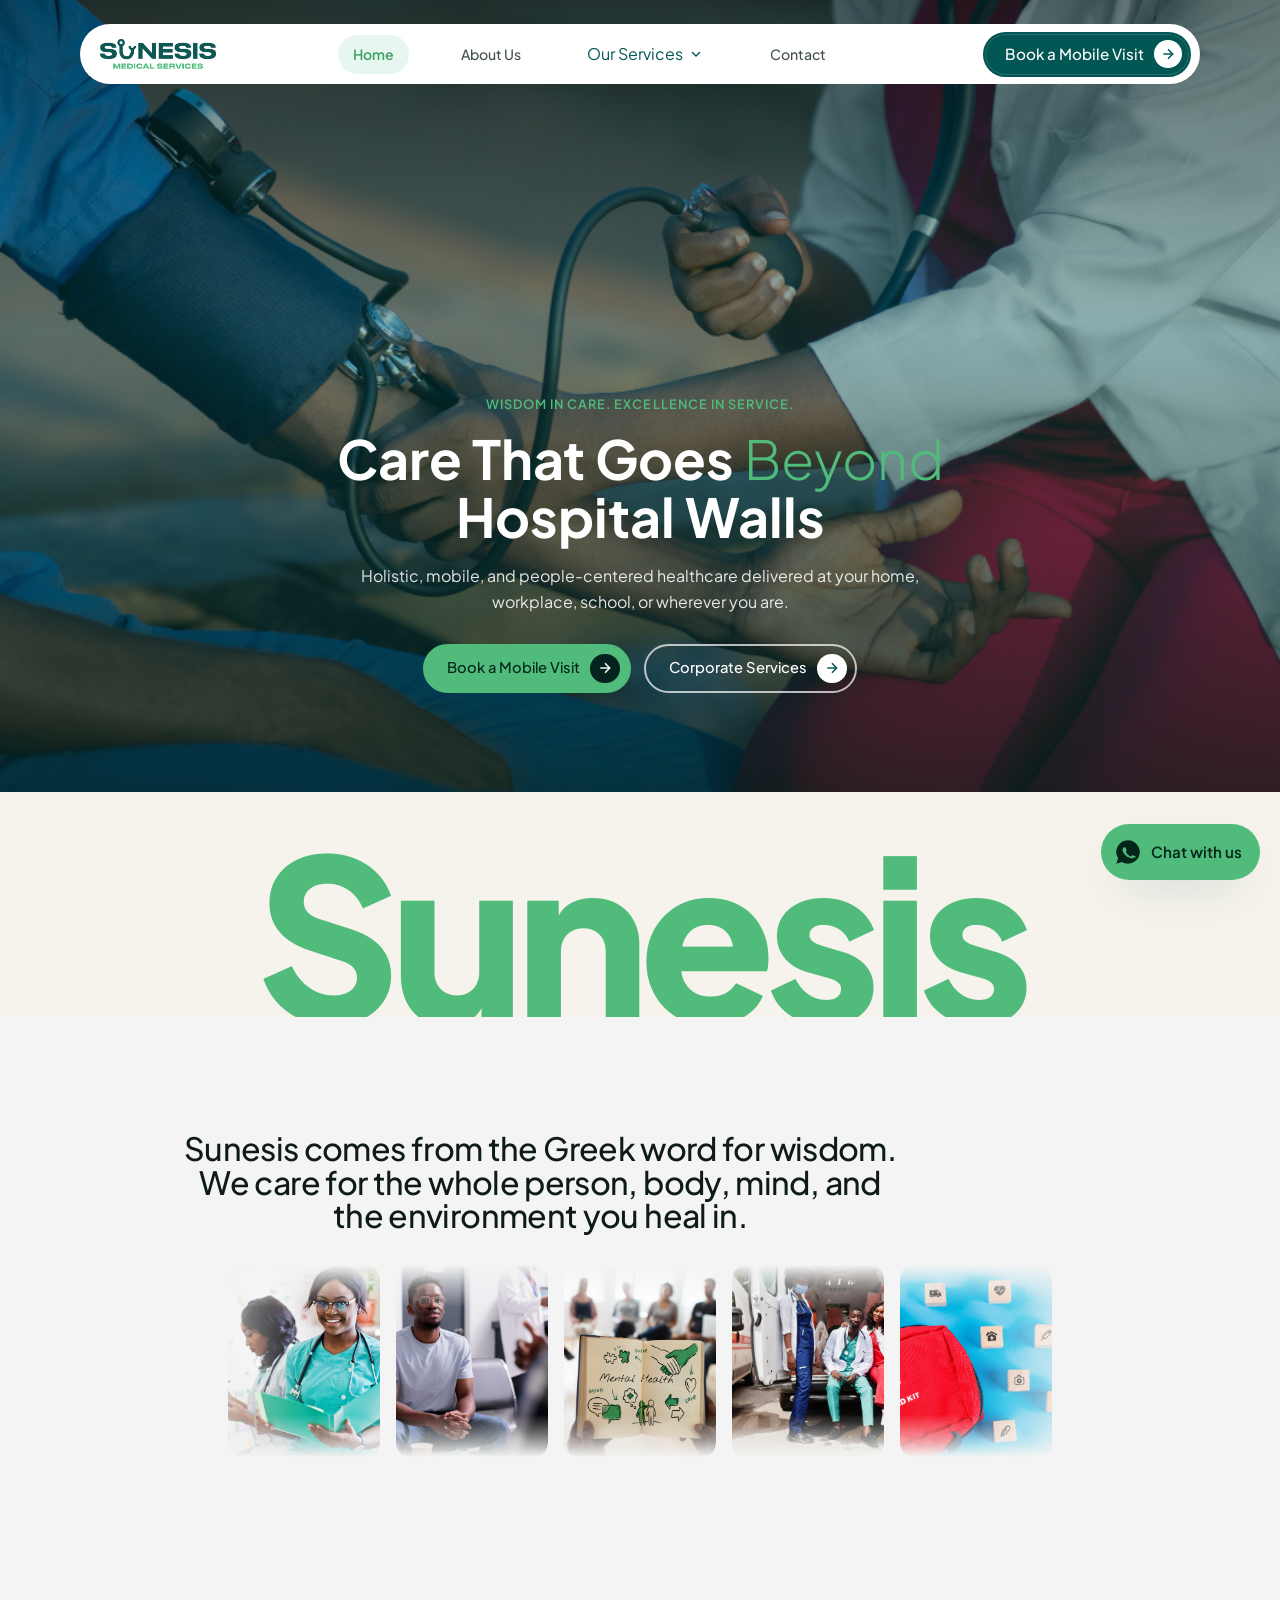
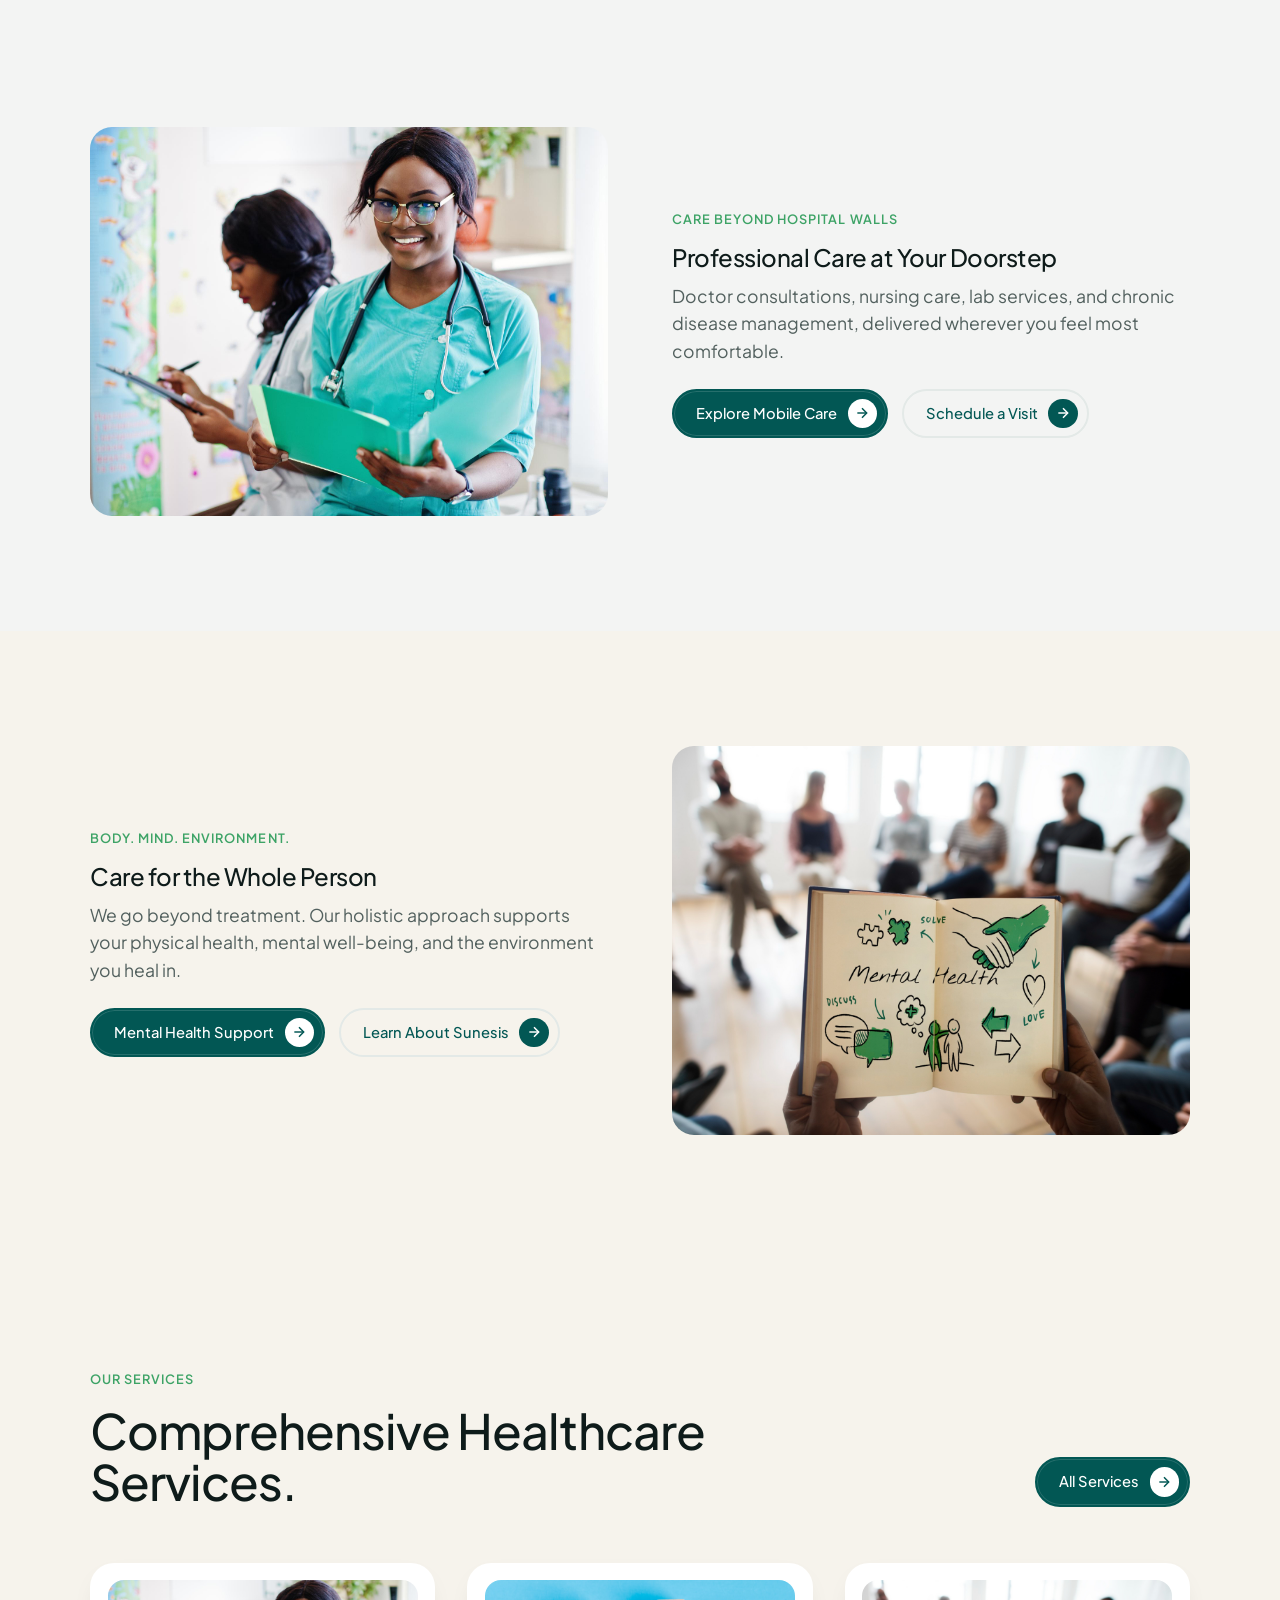
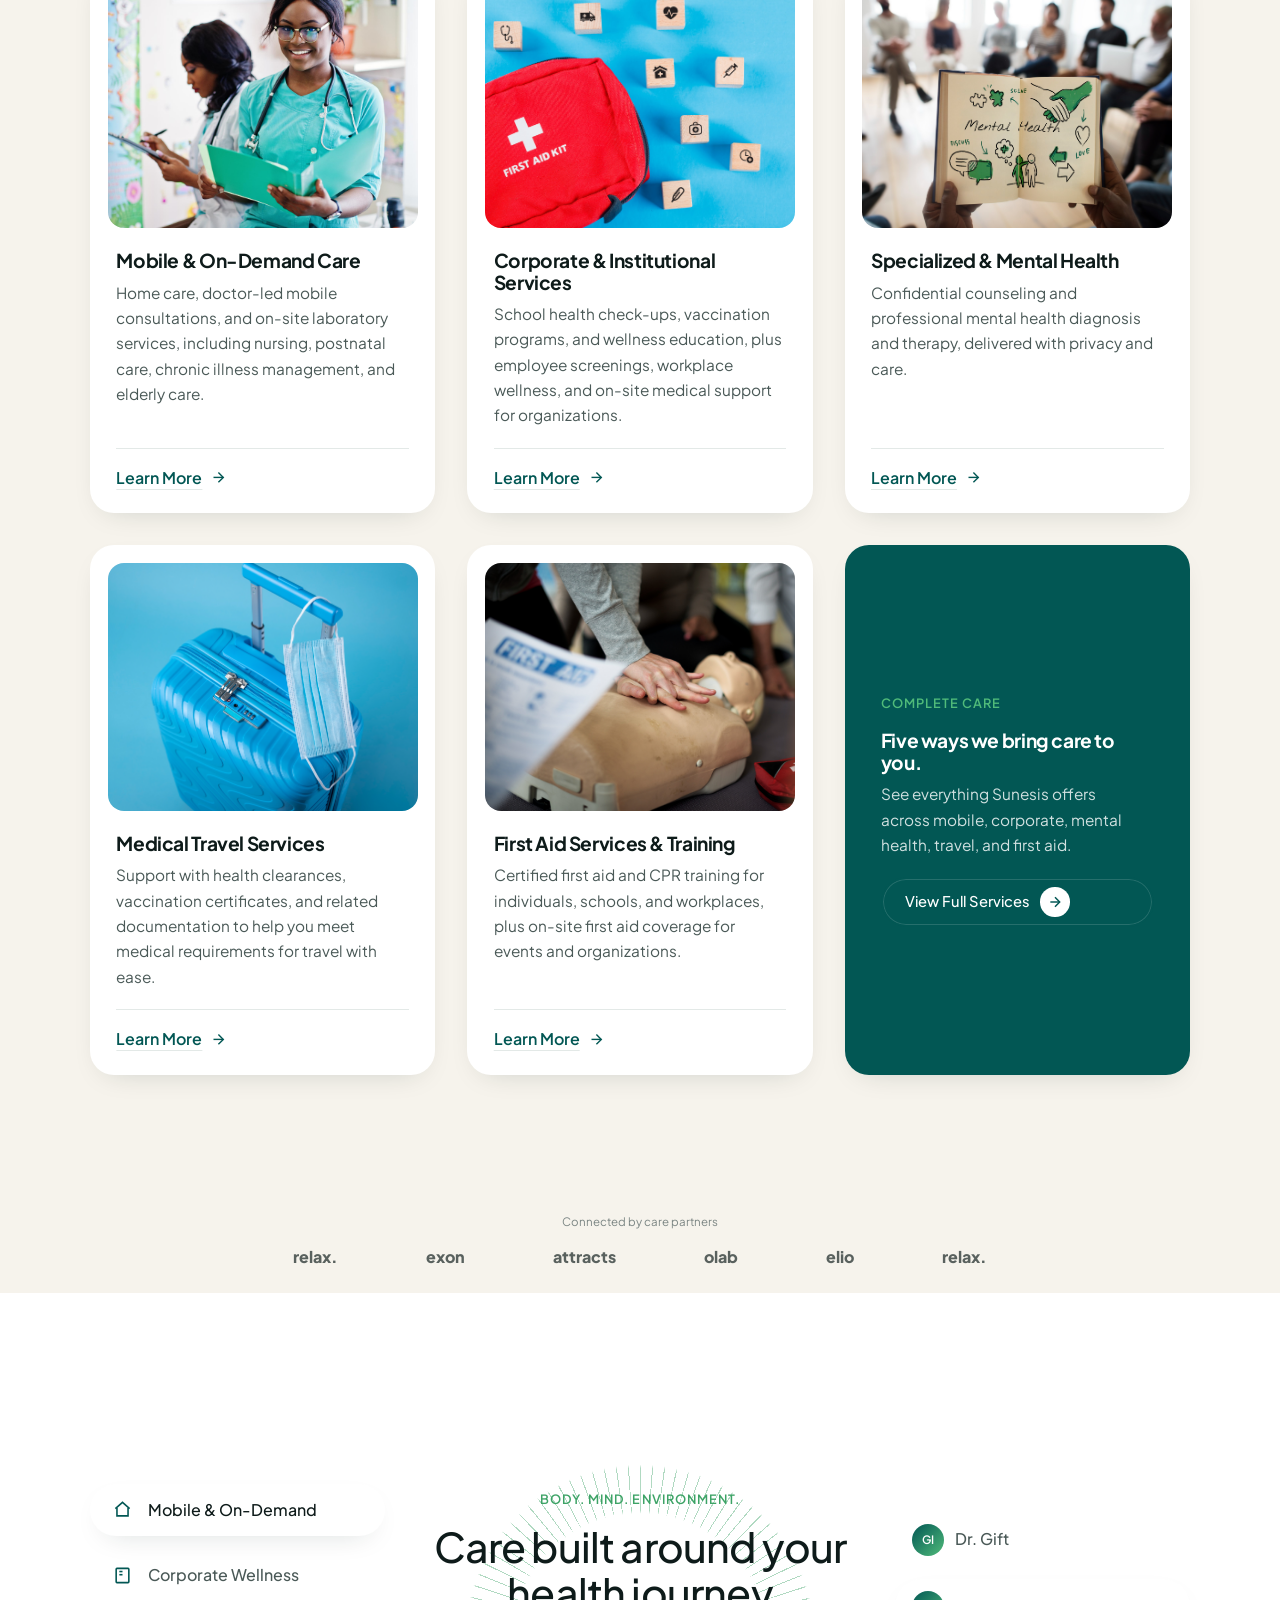
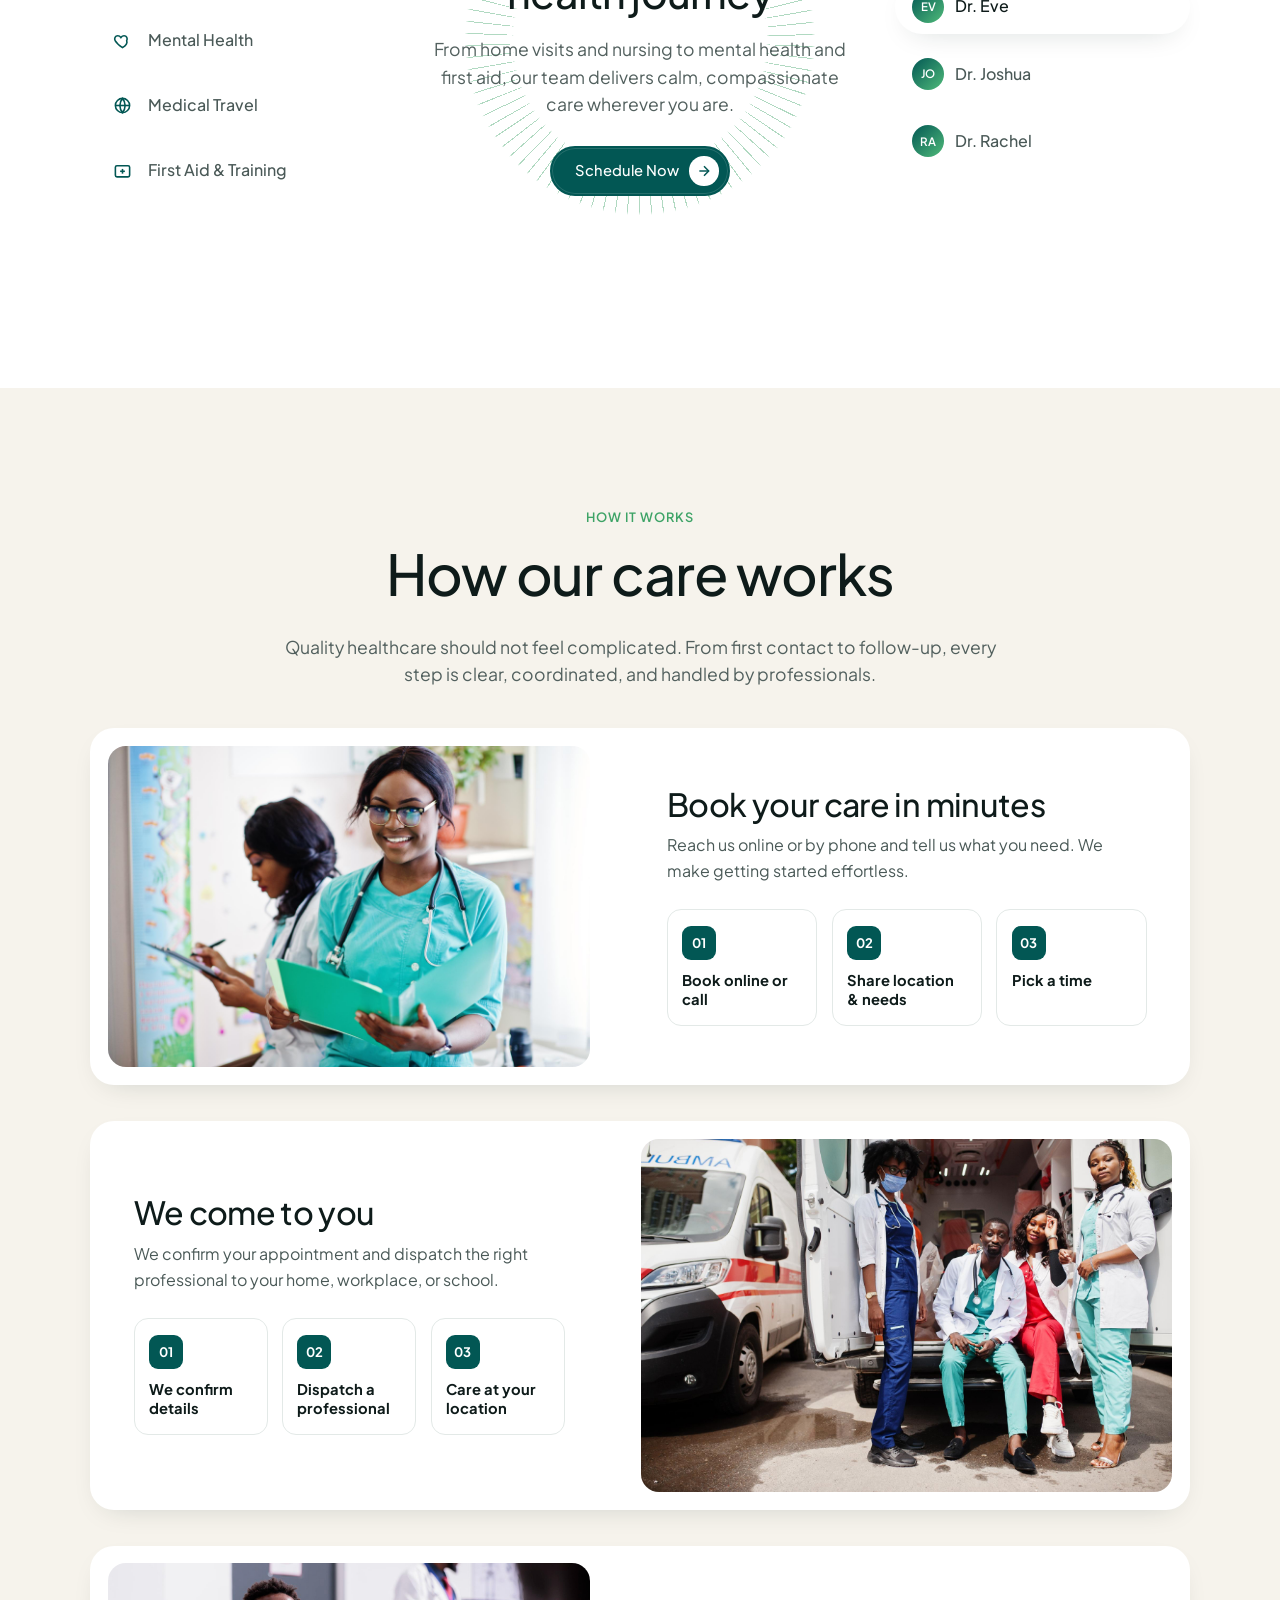
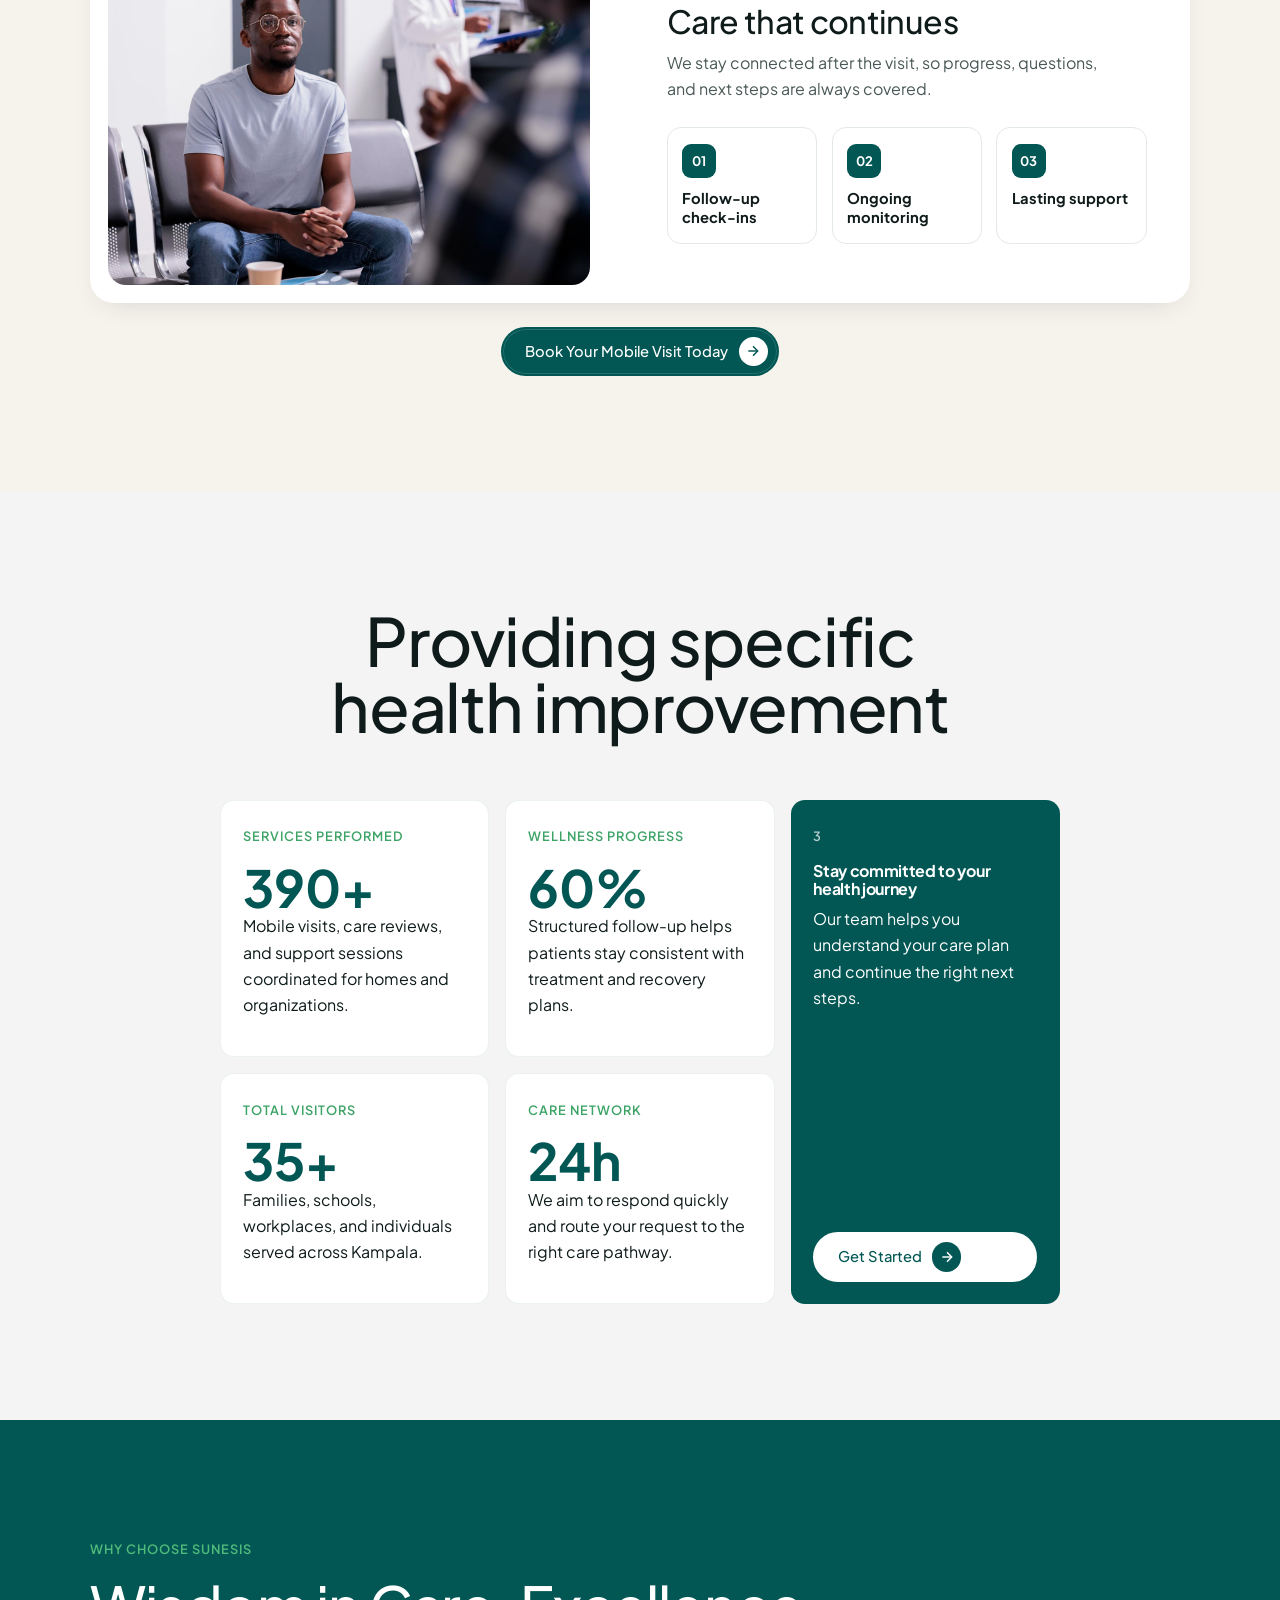
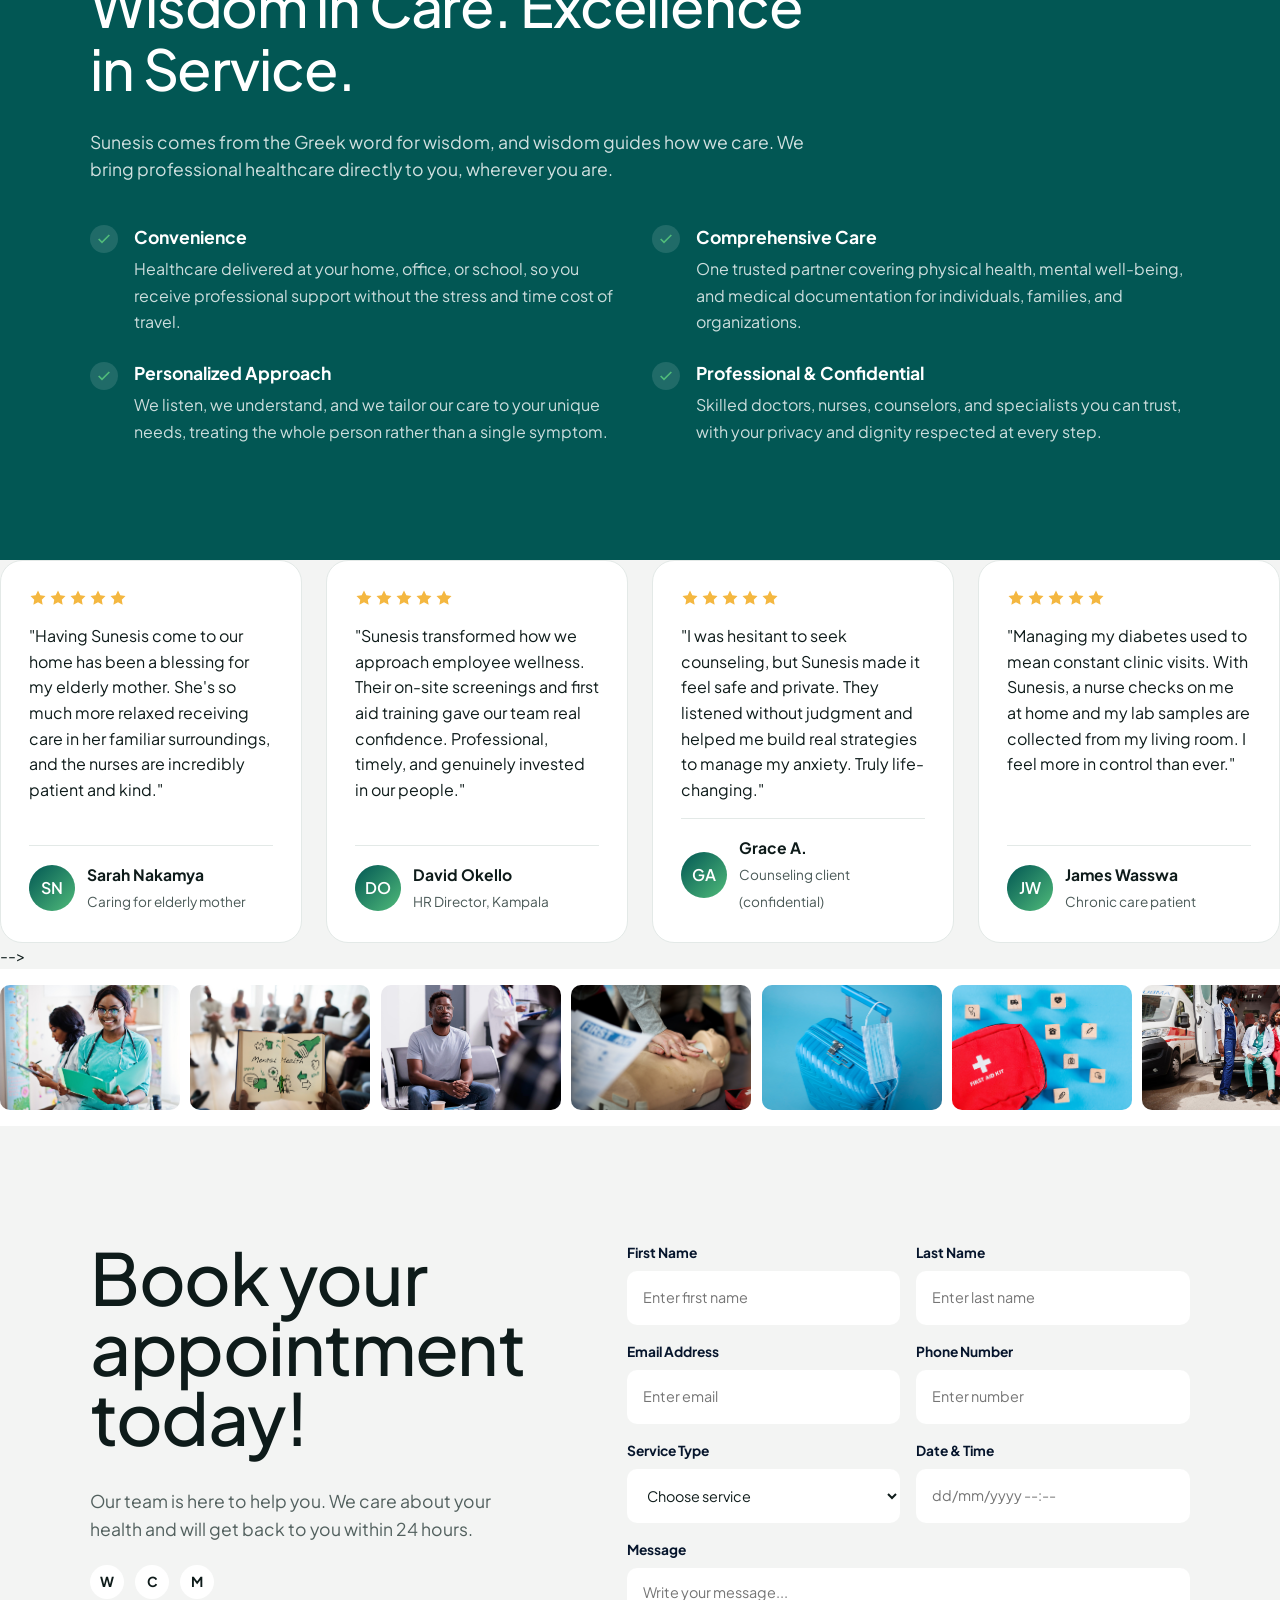
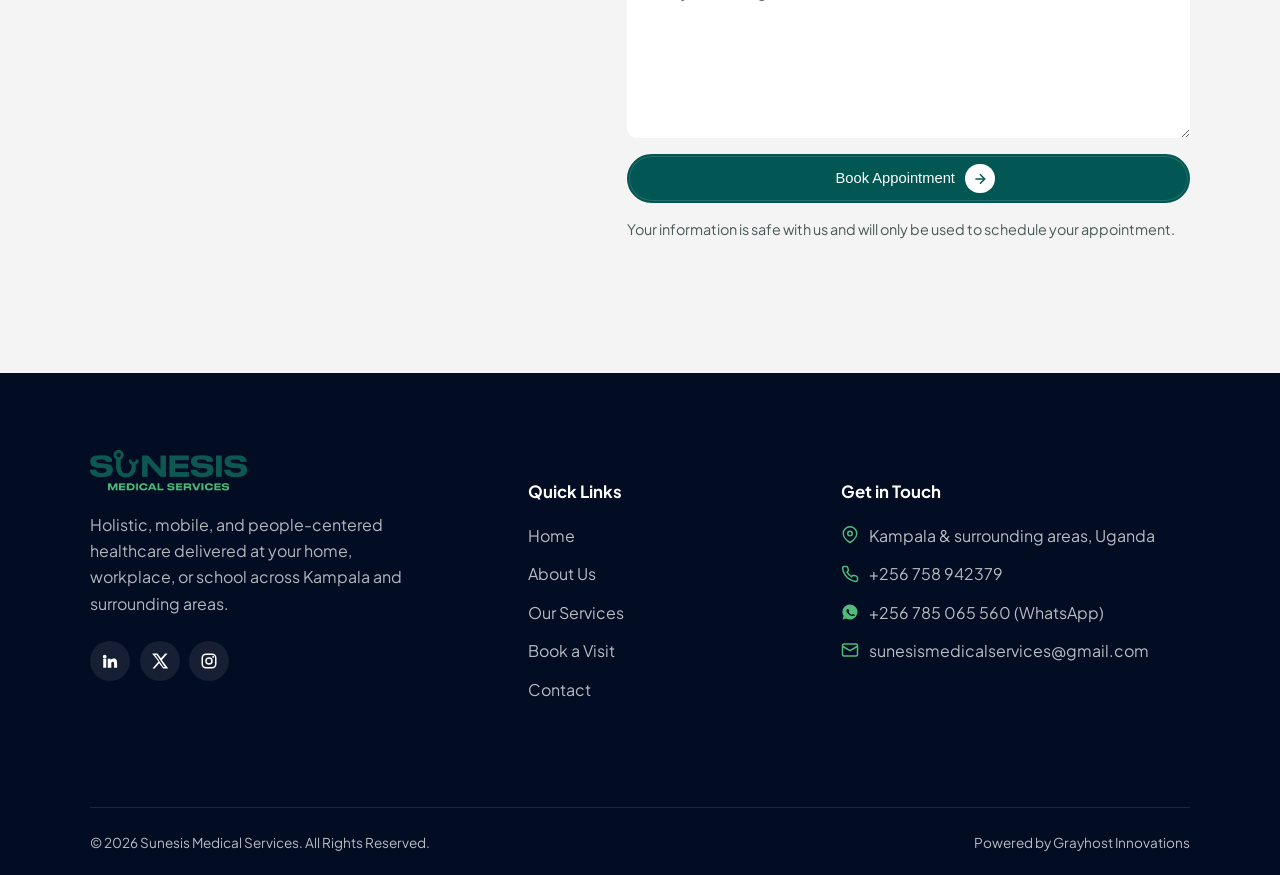
<file: index.html>
<!DOCTYPE html>
<html lang="en">
<head>
<meta charset="utf-8">
<meta name="viewport" content="width=device-width, initial-scale=1">
<title>Sunesis Medical Services | Mobile &amp; Home Healthcare in Kampala</title>
<meta name="description" content="Holistic, mobile healthcare delivered to your home, workplace, or school across Kampala and surrounding areas — home doctor visits, nursing, mental health support, corporate wellness, and first aid training.">
<meta name="author" content="Sunesis Medical Services">
<link rel="preconnect" href="https://fonts.googleapis.com">
<link rel="preconnect" href="https://fonts.gstatic.com" crossorigin>
<link href="https://fonts.googleapis.com/css2?family=Fraunces:opsz,wght@9..144,400;9..144,500;9..144,600;9..144,700&family=Plus+Jakarta+Sans:wght@400;500;600;700;800&display=swap" rel="stylesheet">
<link rel="stylesheet" href="/assets/css/sunesis.css">
<script type="application/ld+json">
{
  "@context": "https://schema.org",
  "@type": "MedicalBusiness",
  "name": "Sunesis Medical Services",
  "description": "Holistic, mobile healthcare delivered at your home, workplace, or school across Kampala and surrounding areas.",
  "telephone": "+256758942379",
  "email": "sunesismedicalservices@gmail.com",
  "areaServed": "Kampala and surrounding areas, Uganda",
  "founder": { "@type": "Person", "name": "Dr. Joel Omoding" },
  "availableService": [
    { "@type": "MedicalProcedure", "name": "Mobile & On-Demand Care" },
    { "@type": "MedicalProcedure", "name": "Corporate & Institutional Services" },
    { "@type": "MedicalProcedure", "name": "Specialized & Mental Health" },
    { "@type": "MedicalProcedure", "name": "Medical Travel Services" },
    { "@type": "MedicalProcedure", "name": "First Aid Services & Training" }
  ]
}
</script>
</head>
<body>
<nav class="nav-pill">
  <a class="brand" href="/" aria-label="Sunesis Medical Services home">
    <img src="/assets/images/logos/logo-white-bg.png" alt="Sunesis Medical Services logo">
  </a>
  <button class="nav-toggle" aria-label="Open menu" aria-expanded="false" aria-controls="primary-nav">
    <svg viewBox="0 0 24 24" fill="none" stroke="currentColor" stroke-width="2"><line x1="3" y1="6" x2="21" y2="6"/><line x1="3" y1="12" x2="21" y2="12"/><line x1="3" y1="18" x2="21" y2="18"/></svg>
  </button>
  <div class="nav" id="primary-nav">
    <div class="nav__links">
      <a href="/" aria-current="page">Home</a>
      <a href="/about-us">About Us</a>
      <div class="nav-item has-dropdown">
      <a href="/services" class="nav-item__top">Our Services <svg class="caret" viewBox="0 0 24 24" fill="none" stroke="currentColor" stroke-width="2"><polyline points="6 9 12 15 18 9"/></svg></a>
      <div class="nav-dropdown">
        <a href="/services/mobile-care">Mobile &amp; On-Demand Care</a>
        <a href="/services/corporate-health">Corporate &amp; Institutional</a>
        <a href="/services/mental-health">Specialized &amp; Mental Health</a>
        <a href="/services/medical-travel">Medical Travel Services</a>
        <a href="/services/first-aid">First Aid Services &amp; Training</a>
      </div>
    </div>
      <a href="/contact-us">Contact</a>
    </div>
    <a class="btn btn--primary" href="/appointment">Book a Mobile Visit <svg viewBox="0 0 24 24" fill="none" stroke="currentColor" stroke-width="2"><line x1="5" y1="12" x2="19" y2="12"/><polyline points="12 5 19 12 12 19"/></svg></a>
  </div>
</nav>

<!-- ===== Hero (centered, Healen-inspired) ===== -->
<section class="hero hero--center" style="background-image:url('/assets/images/hero-section.jpg')">
  <div class="hero__inner">
    <div class="hero__content">
      <span class="eyebrow">Wisdom in Care. Excellence in Service.</span>
      <h1>Care That Goes <em>Beyond</em> Hospital Walls</h1>
      <p>Holistic, mobile, and people-centered healthcare delivered at your home, workplace, school, or wherever you are.</p>
      <div class="btn-row">
        <a class="btn btn--accent" href="/appointment">Book a Mobile Visit <svg viewBox="0 0 24 24" fill="none" stroke="currentColor" stroke-width="2"><line x1="5" y1="12" x2="19" y2="12"/><polyline points="12 5 19 12 12 19"/></svg></a>
        <a class="btn btn--ghost" href="/contact-us">Corporate Services <svg viewBox="0 0 24 24" fill="none" stroke="currentColor" stroke-width="2"><line x1="5" y1="12" x2="19" y2="12"/><polyline points="12 5 19 12 12 19"/></svg></a>
      </div>
    </div>
  </div>
</section>
<!-- Wordmark band -->
<div class="wordmark-band" aria-hidden="true"><span>Sunesis</span></div>

<!-- ===== About Sunesis (single homepage version, collage treatment) ===== -->
<section class="section about-collage">
  <div class="container">
    <!-- <span class="eyebrow eyebrow--icon"><svg viewBox="0 0 24 24" fill="none" stroke="currentColor" stroke-width="2"><path d="M12 21s-7-4.4-9.3-8.7C1.2 9.4 2.8 6 6 6c2 0 3.2 1.2 4 2.3C10.8 7.2 12 6 14 6c3.2 0 4.8 3.4 3.3 6.3C19 16.6 12 21 12 21z"/></svg> Here When You Need Us</span> -->
    <div class="services-showcase__head" style="text-align:center; font-size:10px; margin-bottom:2rem">
      <div>
        <!-- <span class="eyebrow">Our Services</span> -->
        <h2 style="font-size:2rem">Sunesis comes from the Greek word for wisdom. We care for the whole person, body, mind, and the environment you heal in.</h2>
      </div>
    </div>
    <!-- <h2 class="services-showcase__head">Sunesis comes from the Greek word for wisdom. We care for the whole person, body, mind, and the environment you heal in.</span></h2> -->
    <div class="collage-row">
      <img src="/assets/images/nurse-and-doctor.jpg" alt="Sunesis nurse and doctor on a home visit">
      <img src="/assets/images/counselling.jpg" alt="A supportive counseling session">
      <img src="/assets/images/mental-health.jpg" alt="Calm mental health support">
      <img src="/assets/images/in-the-ambulance.jpg" alt="Sunesis mobile response in the ambulance">
      <img src="/assets/images/first-aid-service.jpg" alt="On-site first aid and screening">
    </div>
    <!-- <p class="about-collage__body">We are a dynamic medical company delivering comprehensive, compassionate, and convenient healthcare directly to individuals, families, schools, and organizations. Our approach goes beyond treating symptoms.</p>
    <blockquote>"Healthcare should feel human, compassionate, and accessible. Sometimes the most meaningful care happens where people feel safest, in their homes, workplaces, and communities."</blockquote>
    <p class="signature signature--center">Dr. Joel Omoding<span>Chief Executive Officer</span></p>
    <ul class="glance-inline">
      <li><svg viewBox="0 0 24 24" fill="none" stroke="currentColor" stroke-width="2.5"><polyline points="20 6 9 17 4 12"/></svg> Certified Professionals</li>
      <li><svg viewBox="0 0 24 24" fill="none" stroke="currentColor" stroke-width="2.5"><polyline points="20 6 9 17 4 12"/></svg> Fast Response Time</li>
      <li><svg viewBox="0 0 24 24" fill="none" stroke="currentColor" stroke-width="2.5"><polyline points="20 6 9 17 4 12"/></svg> Confidential &amp; Patient-Centered</li>
      <li><svg viewBox="0 0 24 24" fill="none" stroke="currentColor" stroke-width="2.5"><polyline points="20 6 9 17 4 12"/></svg> Affordable Packages</li>
      <li><svg viewBox="0 0 24 24" fill="none" stroke="currentColor" stroke-width="2.5"><polyline points="20 6 9 17 4 12"/></svg> Holistic Approach to Health</li>
    </ul>
    <div class="btn-row" style="justify-content:center">
      <a class="btn btn--accent" href="/about-us">Learn More About Us</a>
    </div> -->
  </div>
</section>


<!-- ===== Professional Care at Your Doorstep ===== -->
<section class="section">
  <div class="container">
    <div class="split">
      <img class="imgslot" src="/assets/images/nurse-and-doctor.jpg" alt="A Sunesis nurse and doctor preparing for a home consultation">
      <div>
        <span class="eyebrow">Care Beyond Hospital Walls</span>
        <h2>Professional Care at Your Doorstep</h2>
        <p class="lead">Doctor consultations, nursing care, lab services, and chronic disease management, delivered wherever you feel most comfortable.</p>
        <div class="btn-row">
          <a class="btn btn--primary" href="/services/mobile-care">Explore Mobile Care</a>
          <a class="btn btn--ghost" href="/appointment">Schedule a Visit</a>
        </div>
      </div>
    </div>
  </div>
</section>

<!-- ===== Care for the Whole Person ===== -->
<section class="section section--surface">
  <div class="container">
    <div class="split">
      <div>
        <span class="eyebrow">Body. Mind. Environment.</span>
        <h2>Care for the Whole Person</h2>
        <p class="lead">We go beyond treatment. Our holistic approach supports your physical health, mental well-being, and the environment you heal in.</p>
        <div class="btn-row">
          <a class="btn btn--primary" href="/services/mental-health">Mental Health Support</a>
          <a class="btn btn--ghost" href="/about-us">Learn About Sunesis</a>
        </div>
      </div>
      <img class="imgslot" src="/assets/images/mental-health.jpg" alt="A calm counseling session supporting mental and emotional well-being">
    </div>
  </div>
</section>


<!-- ===== Our Services ===== -->
<section class="section services-showcase">
  <div class="container">
    <div class="services-showcase__head">
      <div>
        <span class="eyebrow">Our Services</span>
        <h2>Comprehensive Healthcare Services.</h2>
      </div>
      <a class="btn btn--primary" href="/services">All Services</a>
    </div>
    <div class="service-grid">
      <article class="service-tile reveal">
        <img src="/assets/images/nurse-and-doctor.jpg" alt="Sunesis medical professionals preparing for a mobile care visit">
        <h4>Mobile &amp; On-Demand Care</h4>
        <p>Home care, doctor-led mobile consultations, and on-site laboratory services, including nursing, postnatal care, chronic illness management, and elderly care.</p>
        <a class="tile-link" href="/services/mobile-care">Learn More <svg viewBox="0 0 24 24" fill="none" stroke="currentColor" stroke-width="2"><line x1="5" y1="12" x2="19" y2="12"/><polyline points="12 5 19 12 12 19"/></svg></a>
      </article>
      <article class="service-tile reveal">
        <img src="/assets/images/first-aid-service.jpg" alt="On-site medical support and first aid setup">
        <h4>Corporate &amp; Institutional Services</h4>
        <p>School health check-ups, vaccination programs, and wellness education, plus employee screenings, workplace wellness, and on-site medical support for organizations.</p>
        <a class="tile-link" href="/services/corporate-health">Learn More <svg viewBox="0 0 24 24" fill="none" stroke="currentColor" stroke-width="2"><line x1="5" y1="12" x2="19" y2="12"/><polyline points="12 5 19 12 12 19"/></svg></a>
      </article>
      <article class="service-tile reveal">
        <img src="/assets/images/mental-health.jpg" alt="A calm mental health support session">
        <h4>Specialized &amp; Mental Health</h4>
        <p>Confidential counseling and professional mental health diagnosis and therapy, delivered with privacy and care.</p>
        <a class="tile-link" href="/services/mental-health">Learn More <svg viewBox="0 0 24 24" fill="none" stroke="currentColor" stroke-width="2"><line x1="5" y1="12" x2="19" y2="12"/><polyline points="12 5 19 12 12 19"/></svg></a>
      </article>
      <article class="service-tile reveal">
        <img src="/assets/images/medical-travel.jpg" alt="Medical travel support and documentation">
        <h4>Medical Travel Services</h4>
        <p>Support with health clearances, vaccination certificates, and related documentation to help you meet medical requirements for travel with ease.</p>
        <a class="tile-link" href="/services/medical-travel">Learn More <svg viewBox="0 0 24 24" fill="none" stroke="currentColor" stroke-width="2"><line x1="5" y1="12" x2="19" y2="12"/><polyline points="12 5 19 12 12 19"/></svg></a>
      </article>
      <article class="service-tile reveal">
        <img src="/assets/images/first-aid-training.jpg" alt="First aid and CPR training session">
        <h4>First Aid Services &amp; Training</h4>
        <p>Certified first aid and CPR training for individuals, schools, and workplaces, plus on-site first aid coverage for events and organizations.</p>
        <a class="tile-link" href="/services/first-aid">Learn More <svg viewBox="0 0 24 24" fill="none" stroke="currentColor" stroke-width="2"><line x1="5" y1="12" x2="19" y2="12"/><polyline points="12 5 19 12 12 19"/></svg></a>
      </article>
      <div class="service-tile service-tile--cta">
        <span class="eyebrow">Complete Care</span>
        <h4>Five ways we bring care to you.</h4>
        <p>See everything Sunesis offers across mobile, corporate, mental health, travel, and first aid.</p>
        <a class="btn btn--primary" href="/services">View Full Services</a>
      </div>
    </div>
  </div>
</section>

<section class="logo-strip">
  <div class="container">
    <small>Connected by care partners</small>
    <div class="logo-strip__row">
      <span>relax.</span><span>exon</span><span>attracts</span><span>olab</span><span>elio</span><span>relax.</span>
    </div>
  </div>
</section>

<!-- ===== Care built around your health journey (radial) ===== -->
<section class="section journey">
  <div class="container journey__grid">
    <ul class="journey__list journey__list--left">
      <li class="active"><span class="ic"><svg viewBox="0 0 24 24" fill="none" stroke="currentColor" stroke-width="2"><path d="M3 11l9-8 9 8"/><path d="M5 10v10h14V10"/></svg></span> Mobile &amp; On-Demand</li>
      <li><span class="ic"><svg viewBox="0 0 24 24" fill="none" stroke="currentColor" stroke-width="2"><rect x="4" y="3" width="16" height="18" rx="1"/><line x1="8" y1="7" x2="12" y2="7"/><line x1="8" y1="11" x2="12" y2="11"/></svg></span> Corporate Wellness</li>
      <li><span class="ic"><svg viewBox="0 0 24 24" fill="none" stroke="currentColor" stroke-width="2"><path d="M12 21s-7-4.4-9.3-8.7C1.2 9.4 2.8 6 6 6c2 0 3.2 1.2 4 2.3C10.8 7.2 12 6 14 6c3.2 0 4.8 3.4 3.3 6.3C19 16.6 12 21 12 21z"/></svg></span> Mental Health</li>
      <li><span class="ic"><svg viewBox="0 0 24 24" fill="none" stroke="currentColor" stroke-width="2"><circle cx="12" cy="12" r="9"/><path d="M3 12h18"/><path d="M12 3a14 14 0 0 1 0 18 14 14 0 0 1 0-18z"/></svg></span> Medical Travel</li>
      <li><span class="ic"><svg viewBox="0 0 24 24" fill="none" stroke="currentColor" stroke-width="2"><rect x="3" y="6" width="18" height="14" rx="2"/><line x1="12" y1="10" x2="12" y2="16"/><line x1="9" y1="13" x2="15" y2="13"/></svg></span> First Aid &amp; Training</li>
    </ul>
    <div class="journey__center">
      <div class="journey__rays" aria-hidden="true"></div>
      <span class="eyebrow">Body. Mind. Environment.</span>
      <h2>Care built around your health journey</h2>
      <p class="lead">From home visits and nursing to mental health and first aid, our team delivers calm, compassionate care wherever you are.</p>
      <a class="btn btn--primary" href="/appointment">Schedule Now</a>
    </div>
    <ul class="journey__list journey__list--right">
      <li><span class="avatar avatar--mono" aria-hidden="true">GI</span> Dr. Gift</li>
      <li class="active"><span class="avatar avatar--mono" aria-hidden="true">EV</span> Dr. Eve</li>
      <li><span class="avatar avatar--mono" aria-hidden="true">JO</span> Dr. Joshua</li>
      <li><span class="avatar avatar--mono" aria-hidden="true">RA</span> Dr. Rachel</li>
    </ul>
  </div>
</section>

<!-- ===== How our care works (alternating rows) ===== -->
<section class="section care-works">
  <div class="container">
    <div class="sec-head sec-head--center">
      <span class="eyebrow">How It Works</span>
      <h2>How our care works</h2>
      <p class="lead">Quality healthcare should not feel complicated. From first contact to follow-up, every step is clear, coordinated, and handled by professionals.</p>
    </div>
    <div class="care-rows">
      <article class="care-row reveal">
        <div class="care-row__media"><img src="/assets/images/nurse-and-doctor.jpg" alt="A Sunesis nurse and doctor preparing for a home visit"></div>
        <div class="care-row__body">
          <h3>Book your care in minutes</h3>
          <p>Reach us online or by phone and tell us what you need. We make getting started effortless.</p>
          <div class="care-steps">
            <div class="care-step"><span class="num">01</span><h5>Book online or call</h5></div>
            <div class="care-step"><span class="num">02</span><h5>Share location &amp; needs</h5></div>
            <div class="care-step"><span class="num">03</span><h5>Pick a time</h5></div>
          </div>
        </div>
      </article>
      <article class="care-row reveal">
        <div class="care-row__media"><img src="/assets/images/in-the-ambulance.jpg" alt="Sunesis mobile team arriving to deliver care"></div>
        <div class="care-row__body">
          <h3>We come to you</h3>
          <p>We confirm your appointment and dispatch the right professional to your home, workplace, or school.</p>
          <div class="care-steps">
            <div class="care-step"><span class="num">01</span><h5>We confirm details</h5></div>
            <div class="care-step"><span class="num">02</span><h5>Dispatch a professional</h5></div>
            <div class="care-step"><span class="num">03</span><h5>Care at your location</h5></div>
          </div>
        </div>
      </article>
      <article class="care-row reveal">
        <div class="care-row__media"><img src="/assets/images/counselling.jpg" alt="Ongoing, supportive follow-up care from Sunesis"></div>
        <div class="care-row__body">
          <h3>Care that continues</h3>
          <p>We stay connected after the visit, so progress, questions, and next steps are always covered.</p>
          <div class="care-steps">
            <div class="care-step"><span class="num">01</span><h5>Follow-up check-ins</h5></div>
            <div class="care-step"><span class="num">02</span><h5>Ongoing monitoring</h5></div>
            <div class="care-step"><span class="num">03</span><h5>Lasting support</h5></div>
          </div>
        </div>
      </article>
    </div>
    <div class="btn-row" style="justify-content:center">
      <a class="btn btn--primary" href="/appointment">Book Your Mobile Visit Today</a>
    </div>
  </div>
</section>

<section class="section metrics-board">
  <div class="container">
    <div class="ref-section-title">
      <h2>Providing specific health improvement</h2>
    </div>
    <div class="metrics-grid">
      <article class="metric-card">
        <span class="eyebrow">Services Performed</span>
        <strong>390+</strong>
        <p>Mobile visits, care reviews, and support sessions coordinated for homes and organizations.</p>
      </article>
      <article class="metric-card">
        <span class="eyebrow">Wellness Progress</span>
        <strong>60%</strong>
        <p>Structured follow-up helps patients stay consistent with treatment and recovery plans.</p>
      </article>
      <article class="metric-card metric-card--tall">
        <div>
          <span class="eyebrow" style="color:rgba(255,255,255,.7)">3</span>
          <h4>Stay committed to your health journey</h4>
          <p>Our team helps you understand your care plan and continue the right next steps.</p>
        </div>
        <a class="btn btn--white" href="/appointment">Get Started</a>
      </article>
      <article class="metric-card">
        <span class="eyebrow">Total Visitors</span>
        <strong>35+</strong>
        <p>Families, schools, workplaces, and individuals served across Kampala.</p>
      </article>
      <article class="metric-card">
        <span class="eyebrow">Care Network</span>
        <strong>24h</strong>
        <p>We aim to respond quickly and route your request to the right care pathway.</p>
      </article>
    </div>
  </div>
</section>

<!-- ===== Why Choose Sunesis ===== -->
<section class="section section--teal">
  <div class="container">
    <div class="sec-head">
      <span class="eyebrow">Why Choose Sunesis</span>
      <h2>Wisdom in Care. Excellence in Service.</h2>
      <p class="lead">Sunesis comes from the Greek word for wisdom, and wisdom guides how we care. We bring professional healthcare directly to you, wherever you are.</p>
    </div>
    <div class="grid grid--2">
      <div class="feature">
        <span class="feature__tick"><svg viewBox="0 0 24 24" fill="none" stroke="currentColor" stroke-width="2.5"><polyline points="20 6 9 17 4 12"/></svg></span>
        <div><h5>Convenience</h5><p>Healthcare delivered at your home, office, or school, so you receive professional support without the stress and time cost of travel.</p></div>
      </div>
      <div class="feature">
        <span class="feature__tick"><svg viewBox="0 0 24 24" fill="none" stroke="currentColor" stroke-width="2.5"><polyline points="20 6 9 17 4 12"/></svg></span>
        <div><h5>Comprehensive Care</h5><p>One trusted partner covering physical health, mental well-being, and medical documentation for individuals, families, and organizations.</p></div>
      </div>
      <div class="feature">
        <span class="feature__tick"><svg viewBox="0 0 24 24" fill="none" stroke="currentColor" stroke-width="2.5"><polyline points="20 6 9 17 4 12"/></svg></span>
        <div><h5>Personalized Approach</h5><p>We listen, we understand, and we tailor our care to your unique needs, treating the whole person rather than a single symptom.</p></div>
      </div>
      <div class="feature">
        <span class="feature__tick"><svg viewBox="0 0 24 24" fill="none" stroke="currentColor" stroke-width="2.5"><polyline points="20 6 9 17 4 12"/></svg></span>
        <div><h5>Professional &amp; Confidential</h5><p>Skilled doctors, nurses, counselors, and specialists you can trust, with your privacy and dignity respected at every step.</p></div>
      </div>
    </div>
  </div>
</section>

<!-- ===== Testimonials (hidden per request — uncomment block below to restore) =====
<section class="section section--surface" id="testimonials">
  <div class="container">
    <div class="sec-head sec-head--center">
      <span class="eyebrow">Patient Stories</span>
      <h2>Feedback from our valued patients</h2>
      <p class="lead">Real experiences from the individuals and families we care for, at home, at work, and across Kampala.</p>
    </div>
    <!-- NEEDS CLIENT VERIFICATION: confirm these are real, attributed patient quotes and 5-star ratings before publishing -->
    <div class="t-grid">
      <article class="t-card">
        <span class="stars" aria-label="Rated 5 out of 5"><svg viewBox="0 0 24 24" fill="currentColor"><path d="M12 2l3.1 6.3 6.9 1-5 4.9 1.2 6.8L12 17.8 5.8 21l1.2-6.8-5-4.9 6.9-1z"/></svg><svg viewBox="0 0 24 24" fill="currentColor"><path d="M12 2l3.1 6.3 6.9 1-5 4.9 1.2 6.8L12 17.8 5.8 21l1.2-6.8-5-4.9 6.9-1z"/></svg><svg viewBox="0 0 24 24" fill="currentColor"><path d="M12 2l3.1 6.3 6.9 1-5 4.9 1.2 6.8L12 17.8 5.8 21l1.2-6.8-5-4.9 6.9-1z"/></svg><svg viewBox="0 0 24 24" fill="currentColor"><path d="M12 2l3.1 6.3 6.9 1-5 4.9 1.2 6.8L12 17.8 5.8 21l1.2-6.8-5-4.9 6.9-1z"/></svg><svg viewBox="0 0 24 24" fill="currentColor"><path d="M12 2l3.1 6.3 6.9 1-5 4.9 1.2 6.8L12 17.8 5.8 21l1.2-6.8-5-4.9 6.9-1z"/></svg></span>
        <p class="t-card__quote">"Having Sunesis come to our home has been a blessing for my elderly mother. She's so much more relaxed receiving care in her familiar surroundings, and the nurses are incredibly patient and kind."</p>
        <div class="t-card__who">
          <span class="avatar avatar--mono" aria-hidden="true">SN</span>
          <span class="t-card__id"><strong>Sarah Nakamya</strong><span>Caring for elderly mother</span></span>
        </div>
      </article>
      <article class="t-card">
        <span class="stars" aria-label="Rated 5 out of 5"><svg viewBox="0 0 24 24" fill="currentColor"><path d="M12 2l3.1 6.3 6.9 1-5 4.9 1.2 6.8L12 17.8 5.8 21l1.2-6.8-5-4.9 6.9-1z"/></svg><svg viewBox="0 0 24 24" fill="currentColor"><path d="M12 2l3.1 6.3 6.9 1-5 4.9 1.2 6.8L12 17.8 5.8 21l1.2-6.8-5-4.9 6.9-1z"/></svg><svg viewBox="0 0 24 24" fill="currentColor"><path d="M12 2l3.1 6.3 6.9 1-5 4.9 1.2 6.8L12 17.8 5.8 21l1.2-6.8-5-4.9 6.9-1z"/></svg><svg viewBox="0 0 24 24" fill="currentColor"><path d="M12 2l3.1 6.3 6.9 1-5 4.9 1.2 6.8L12 17.8 5.8 21l1.2-6.8-5-4.9 6.9-1z"/></svg><svg viewBox="0 0 24 24" fill="currentColor"><path d="M12 2l3.1 6.3 6.9 1-5 4.9 1.2 6.8L12 17.8 5.8 21l1.2-6.8-5-4.9 6.9-1z"/></svg></span>
        <p class="t-card__quote">"Sunesis transformed how we approach employee wellness. Their on-site screenings and first aid training gave our team real confidence. Professional, timely, and genuinely invested in our people."</p>
        <div class="t-card__who">
          <span class="avatar avatar--mono" aria-hidden="true">DO</span>
          <span class="t-card__id"><strong>David Okello</strong><span>HR Director, Kampala</span></span>
        </div>
      </article>
      <article class="t-card">
        <span class="stars" aria-label="Rated 5 out of 5"><svg viewBox="0 0 24 24" fill="currentColor"><path d="M12 2l3.1 6.3 6.9 1-5 4.9 1.2 6.8L12 17.8 5.8 21l1.2-6.8-5-4.9 6.9-1z"/></svg><svg viewBox="0 0 24 24" fill="currentColor"><path d="M12 2l3.1 6.3 6.9 1-5 4.9 1.2 6.8L12 17.8 5.8 21l1.2-6.8-5-4.9 6.9-1z"/></svg><svg viewBox="0 0 24 24" fill="currentColor"><path d="M12 2l3.1 6.3 6.9 1-5 4.9 1.2 6.8L12 17.8 5.8 21l1.2-6.8-5-4.9 6.9-1z"/></svg><svg viewBox="0 0 24 24" fill="currentColor"><path d="M12 2l3.1 6.3 6.9 1-5 4.9 1.2 6.8L12 17.8 5.8 21l1.2-6.8-5-4.9 6.9-1z"/></svg><svg viewBox="0 0 24 24" fill="currentColor"><path d="M12 2l3.1 6.3 6.9 1-5 4.9 1.2 6.8L12 17.8 5.8 21l1.2-6.8-5-4.9 6.9-1z"/></svg></span>
        <p class="t-card__quote">"I was hesitant to seek counseling, but Sunesis made it feel safe and private. They listened without judgment and helped me build real strategies to manage my anxiety. Truly life-changing."</p>
        <div class="t-card__who">
          <span class="avatar avatar--mono" aria-hidden="true">GA</span>
          <span class="t-card__id"><strong>Grace A.</strong><span>Counseling client (confidential)</span></span>
        </div>
      </article>
      <article class="t-card">
        <span class="stars" aria-label="Rated 5 out of 5"><svg viewBox="0 0 24 24" fill="currentColor"><path d="M12 2l3.1 6.3 6.9 1-5 4.9 1.2 6.8L12 17.8 5.8 21l1.2-6.8-5-4.9 6.9-1z"/></svg><svg viewBox="0 0 24 24" fill="currentColor"><path d="M12 2l3.1 6.3 6.9 1-5 4.9 1.2 6.8L12 17.8 5.8 21l1.2-6.8-5-4.9 6.9-1z"/></svg><svg viewBox="0 0 24 24" fill="currentColor"><path d="M12 2l3.1 6.3 6.9 1-5 4.9 1.2 6.8L12 17.8 5.8 21l1.2-6.8-5-4.9 6.9-1z"/></svg><svg viewBox="0 0 24 24" fill="currentColor"><path d="M12 2l3.1 6.3 6.9 1-5 4.9 1.2 6.8L12 17.8 5.8 21l1.2-6.8-5-4.9 6.9-1z"/></svg><svg viewBox="0 0 24 24" fill="currentColor"><path d="M12 2l3.1 6.3 6.9 1-5 4.9 1.2 6.8L12 17.8 5.8 21l1.2-6.8-5-4.9 6.9-1z"/></svg></span>
        <p class="t-card__quote">"Managing my diabetes used to mean constant clinic visits. With Sunesis, a nurse checks on me at home and my lab samples are collected from my living room. I feel more in control than ever."</p>
        <div class="t-card__who">
          <span class="avatar avatar--mono" aria-hidden="true">JW</span>
          <span class="t-card__id"><strong>James Wasswa</strong><span>Chronic care patient</span></span>
        </div>
      </article>
    </div>
  </div>
</section>
-->

<div class="image-marquee" aria-hidden="true">
  <div class="marquee__track">
    <img src="/assets/images/nurse-and-doctor.jpg" alt="">
    <img src="/assets/images/mental-health.jpg" alt="">
    <img src="/assets/images/counselling.jpg" alt="">
    <img src="/assets/images/first-aid-training.jpg" alt="">
    <img src="/assets/images/medical-travel.jpg" alt="">
    <img src="/assets/images/first-aid-service.jpg" alt="">
    <img src="/assets/images/in-the-ambulance.jpg" alt="">
    <img src="/assets/images/nurse-and-doctor.jpg" alt="">
    <img src="/assets/images/mental-health.jpg" alt="">
    <img src="/assets/images/counselling.jpg" alt="">
    <img src="/assets/images/first-aid-training.jpg" alt="">
    <img src="/assets/images/medical-travel.jpg" alt="">
    <img src="/assets/images/first-aid-service.jpg" alt="">
    <img src="/assets/images/in-the-ambulance.jpg" alt="">
  </div>
</div>

<section class="section booking-section">
  <div class="container">
    <div class="booking-grid">
      <div class="booking-copy">
        <h2>Book your appointment today!</h2>
        <p class="lead">Our team is here to help you. We care about your health and will get back to you within 24 hours.</p>
        <div class="social-row">
          <a href="https://wa.me/256785065560" aria-label="WhatsApp">W</a>
          <a href="tel:+256758942379" aria-label="Call">C</a>
          <a href="mailto:sunesismedicalservices@gmail.com" aria-label="Email">M</a>
        </div>
      </div>
      <form class="contact-form-panel booking-form" data-wa data-wa-intro="Hello Sunesis, I would like to book an appointment.">
        <div class="field-row">
          <div class="field"><label for="h-first">First Name</label><input id="h-first" name="first_name" data-label="First Name" placeholder="Enter first name" required></div>
          <div class="field"><label for="h-last">Last Name</label><input id="h-last" name="last_name" data-label="Last Name" placeholder="Enter last name"></div>
        </div>
        <div class="field-row">
          <div class="field"><label for="h-email">Email Address</label><input id="h-email" type="email" name="email" data-label="Email" placeholder="Enter email"></div>
          <div class="field"><label for="h-phone">Phone Number</label><input id="h-phone" type="tel" name="phone" data-label="Phone" placeholder="Enter number" required></div>
        </div>
        <div class="field-row">
          <div class="field"><label for="h-service">Service Type</label><select id="h-service" name="service" data-label="Service"><option value="">Choose service</option><option>Mobile Care</option><option>Corporate Health</option><option>Mental Health</option><option>First Aid Training</option></select></div>
          <div class="field"><label for="h-date">Date &amp; Time</label><input id="h-date" name="date_time" data-label="Date and Time" placeholder="dd/mm/yyyy --:--"></div>
        </div>
        <div class="field"><label for="h-message">Message</label><textarea id="h-message" name="message" data-label="Message" placeholder="Write your message..."></textarea></div>
        <button class="btn btn--primary" type="submit">Book Appointment</button>
        <p class="form-note" style="margin-top:.9rem">Your information is safe with us and will only be used to schedule your appointment.</p>
      </form>
    </div>
  </div>
</section>

<footer class="site-footer">
  <div class="container">
    <div class="foot-grid">
      <div class="foot-brand-col">
        <a class="foot-brand brand" href="/"><img src="/assets/images/logos/logo-white-bg.png" alt="Sunesis Medical Services logo"></a>
        <p>Holistic, mobile, and people-centered healthcare delivered at your home, workplace, or school across Kampala and surrounding areas.</p>
        <!-- NEEDS CLIENT INPUT: real social profile URLs -->
        <div class="foot-social">
          <a href="#" aria-label="Sunesis on LinkedIn"><svg viewBox="0 0 24 24" fill="currentColor"><path d="M4.98 3.5a2.5 2.5 0 1 1 0 5 2.5 2.5 0 0 1 0-5zM3 9h4v12H3zM9 9h3.8v1.7h.05c.53-1 1.84-2.06 3.8-2.06 4.06 0 4.81 2.67 4.81 6.14V21h-4v-5.2c0-1.24-.02-2.84-1.73-2.84-1.73 0-2 1.35-2 2.75V21H9z"/></svg></a>
          <a href="#" aria-label="Sunesis on X"><svg viewBox="0 0 24 24" fill="currentColor"><path d="M18.9 2H22l-7.5 8.6L23 22h-6.8l-5.3-6.9L4.8 22H2l8-9.2L1.5 2h7l4.8 6.3L18.9 2zm-2.4 18h1.9L7.6 4H5.6z"/></svg></a>
          <a href="#" aria-label="Sunesis on Instagram"><svg viewBox="0 0 24 24" fill="none" stroke="currentColor" stroke-width="2"><rect x="3" y="3" width="18" height="18" rx="5"/><circle cx="12" cy="12" r="4"/><circle cx="17.5" cy="6.5" r="1.3" fill="currentColor" stroke="none"/></svg></a>
        </div>
      </div>
      <div class="foot-col">
        <h5>Quick Links</h5>
        <ul>
          <li><a href="/">Home</a></li>
          <li><a href="/about-us">About Us</a></li>
          <li><a href="/services">Our Services</a></li>
          <li><a href="/appointment">Book a Visit</a></li>
          <li><a href="/contact-us">Contact</a></li>
        </ul>
      </div>
      <div class="foot-col">
        <h5>Get in Touch</h5>
        <ul class="foot-contact">
          <li><svg viewBox="0 0 24 24" fill="none" stroke="currentColor" stroke-width="2"><path d="M21 10c0 7-9 12-9 12s-9-5-9-12a9 9 0 0 1 18 0z"/><circle cx="12" cy="10" r="3"/></svg><span>Kampala &amp; surrounding areas, Uganda</span></li>
          <li><svg viewBox="0 0 24 24" fill="none" stroke="currentColor" stroke-width="2"><path d="M22 16.92v3a2 2 0 0 1-2.2 2 19.8 19.8 0 0 1-8.6-3.1 19.5 19.5 0 0 1-6-6 19.8 19.8 0 0 1-3.1-8.6A2 2 0 0 1 4.1 2h3a2 2 0 0 1 2 1.7c.1.9.3 1.8.6 2.6a2 2 0 0 1-.5 2.1L8 9.6a16 16 0 0 0 6 6l1.2-1.2a2 2 0 0 1 2.1-.5c.8.3 1.7.5 2.6.6a2 2 0 0 1 1.7 2z"/></svg><a href="tel:+256758942379">+256 758 942379</a></li>
          <li><svg viewBox="0 0 24 24" fill="currentColor"><path d="M12 2a10 10 0 0 0-8.5 15.3L2 22l4.8-1.5A10 10 0 1 0 12 2zm5.3 14.2c-.2.6-1.3 1.2-1.8 1.2-.5.1-1 .1-3-.8-2.5-1-4.1-3.6-4.2-3.8-.1-.2-1-1.3-1-2.5s.6-1.8.9-2c.2-.3.5-.3.7-.3h.5c.2 0 .4 0 .6.5l.8 1.9c.1.2.1.4 0 .5l-.4.6c-.2.2-.3.4-.1.7.2.3.8 1.3 1.7 2.1 1.2 1 2 1.3 2.3 1.5.2.1.4.1.6-.1l.7-.9c.2-.2.4-.2.6-.1l1.8.9c.2.1.4.2.5.3.1.2.1.7-.1 1.3z"/></svg><a href="https://wa.me/256785065560" target="_blank" rel="noopener">+256 785 065 560 (WhatsApp)</a></li>
          <li><svg viewBox="0 0 24 24" fill="none" stroke="currentColor" stroke-width="2"><rect x="2" y="4" width="20" height="16" rx="2"/><path d="m22 7-10 6L2 7"/></svg><a href="mailto:sunesismedicalservices@gmail.com">sunesismedicalservices@gmail.com</a></li>
        </ul>
      </div>
    </div>
    <div class="colophon">
      <span>&copy; <span data-year>2026</span> Sunesis Medical Services. All Rights Reserved.</span>
      <span>Powered by <a href="https://grayhost.dev" target="_blank" rel="noopener">Grayhost Innovations</a></span>
    </div>
  </div>
</footer>
<a class="wa-fab" href="https://wa.me/256785065560?text=Hi%2C%20I%27d%20like%20to%20chat%20with%20Sunesis" target="_blank" rel="noopener" aria-label="Chat with us on WhatsApp">
  <svg viewBox="0 0 24 24" fill="currentColor"><path d="M12 2a10 10 0 0 0-8.5 15.3L2 22l4.8-1.5A10 10 0 1 0 12 2zm5.3 14.2c-.2.6-1.3 1.2-1.8 1.2-.5.1-1 .1-3-.8-2.5-1-4.1-3.6-4.2-3.8-.1-.2-1-1.3-1-2.5s.6-1.8.9-2c.2-.3.5-.3.7-.3h.5c.2 0 .4 0 .6.5l.8 1.9c.1.2.1.4 0 .5l-.4.6c-.2.2-.3.4-.1.7.2.3.8 1.3 1.7 2.1 1.2 1 2 1.3 2.3 1.5.2.1.4.1.6-.1l.7-.9c.2-.2.4-.2.6-.1l1.8.9c.2.1.4.2.5.3.1.2.1.7-.1 1.3z"/></svg>
  <span class="wa-fab__label">Chat with us</span>
</a>
<button class="scroll-top" aria-label="Scroll to top">
  <svg viewBox="0 0 24 24" fill="none" stroke="currentColor" stroke-width="2"><polyline points="18 15 12 9 6 15"/></svg>
</button>
<script src="/assets/js/sunesis.js" defer></script>
</body>
</html>
</file>
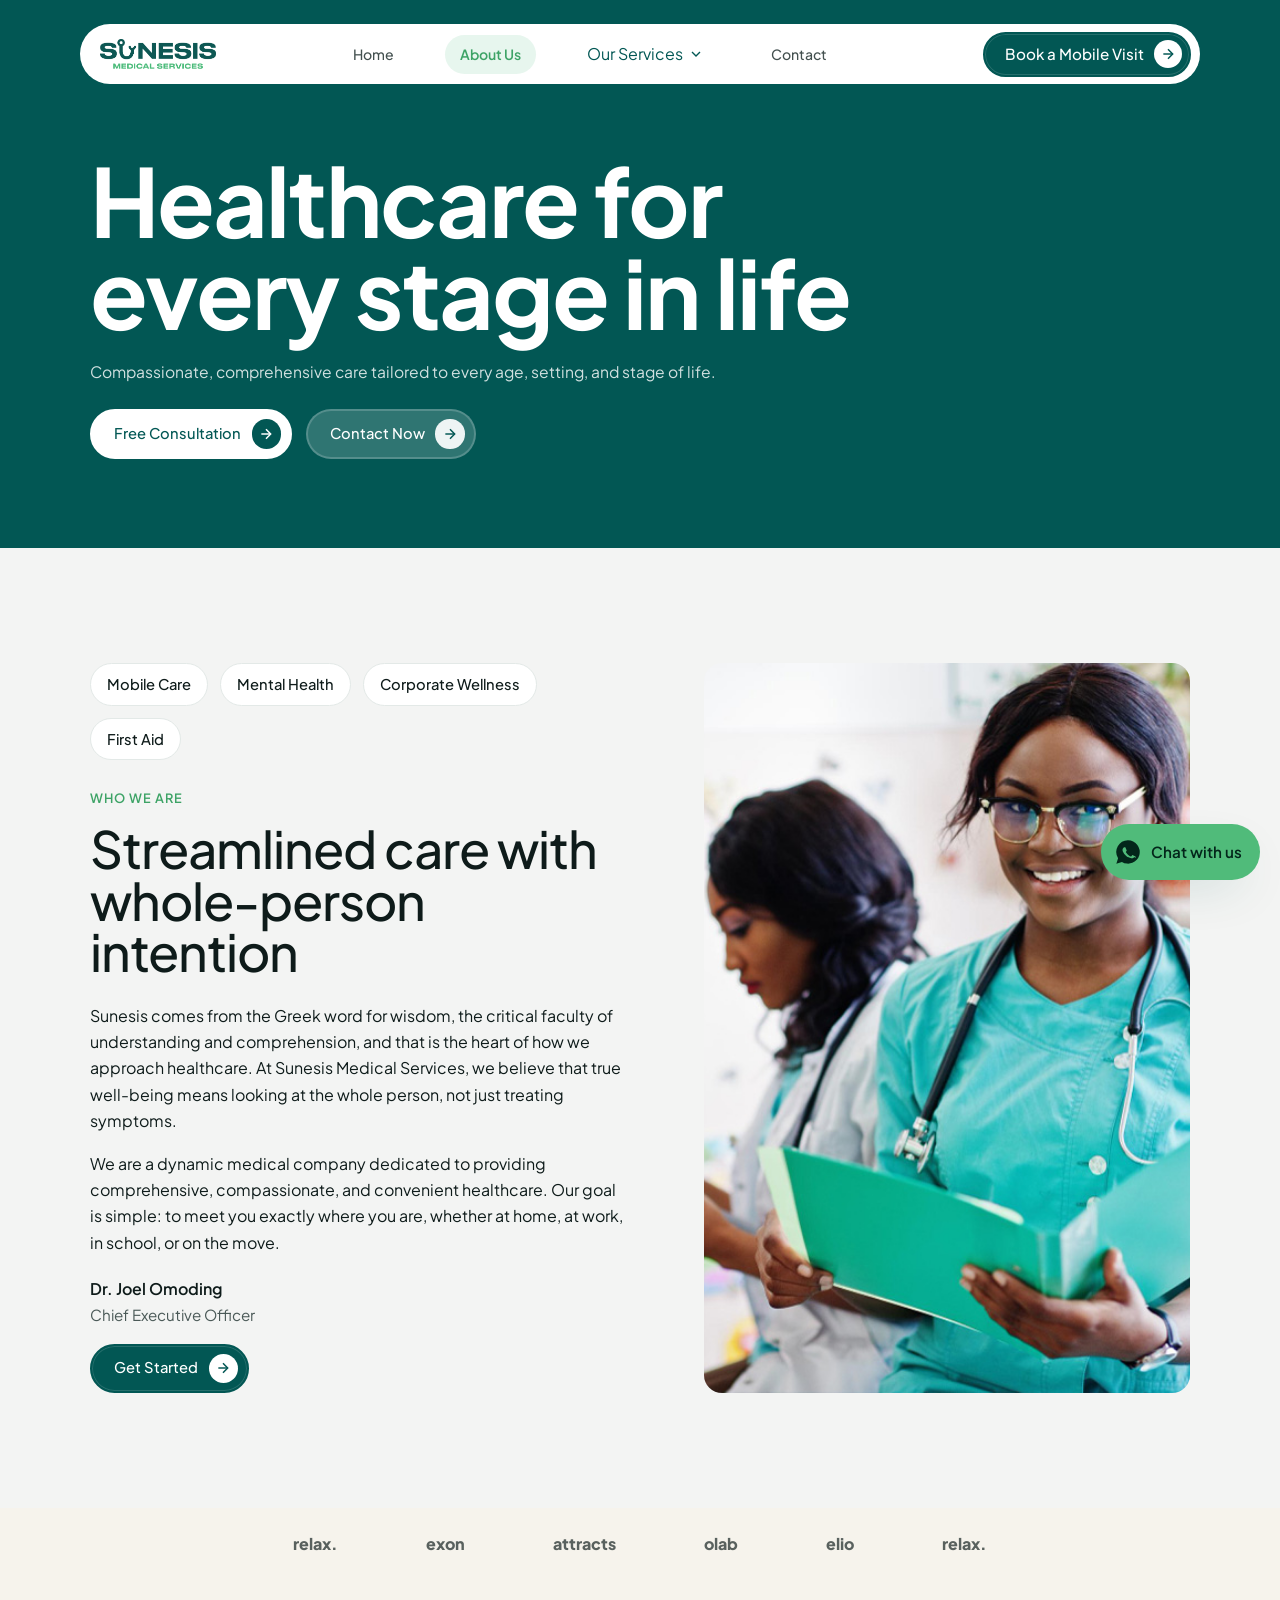
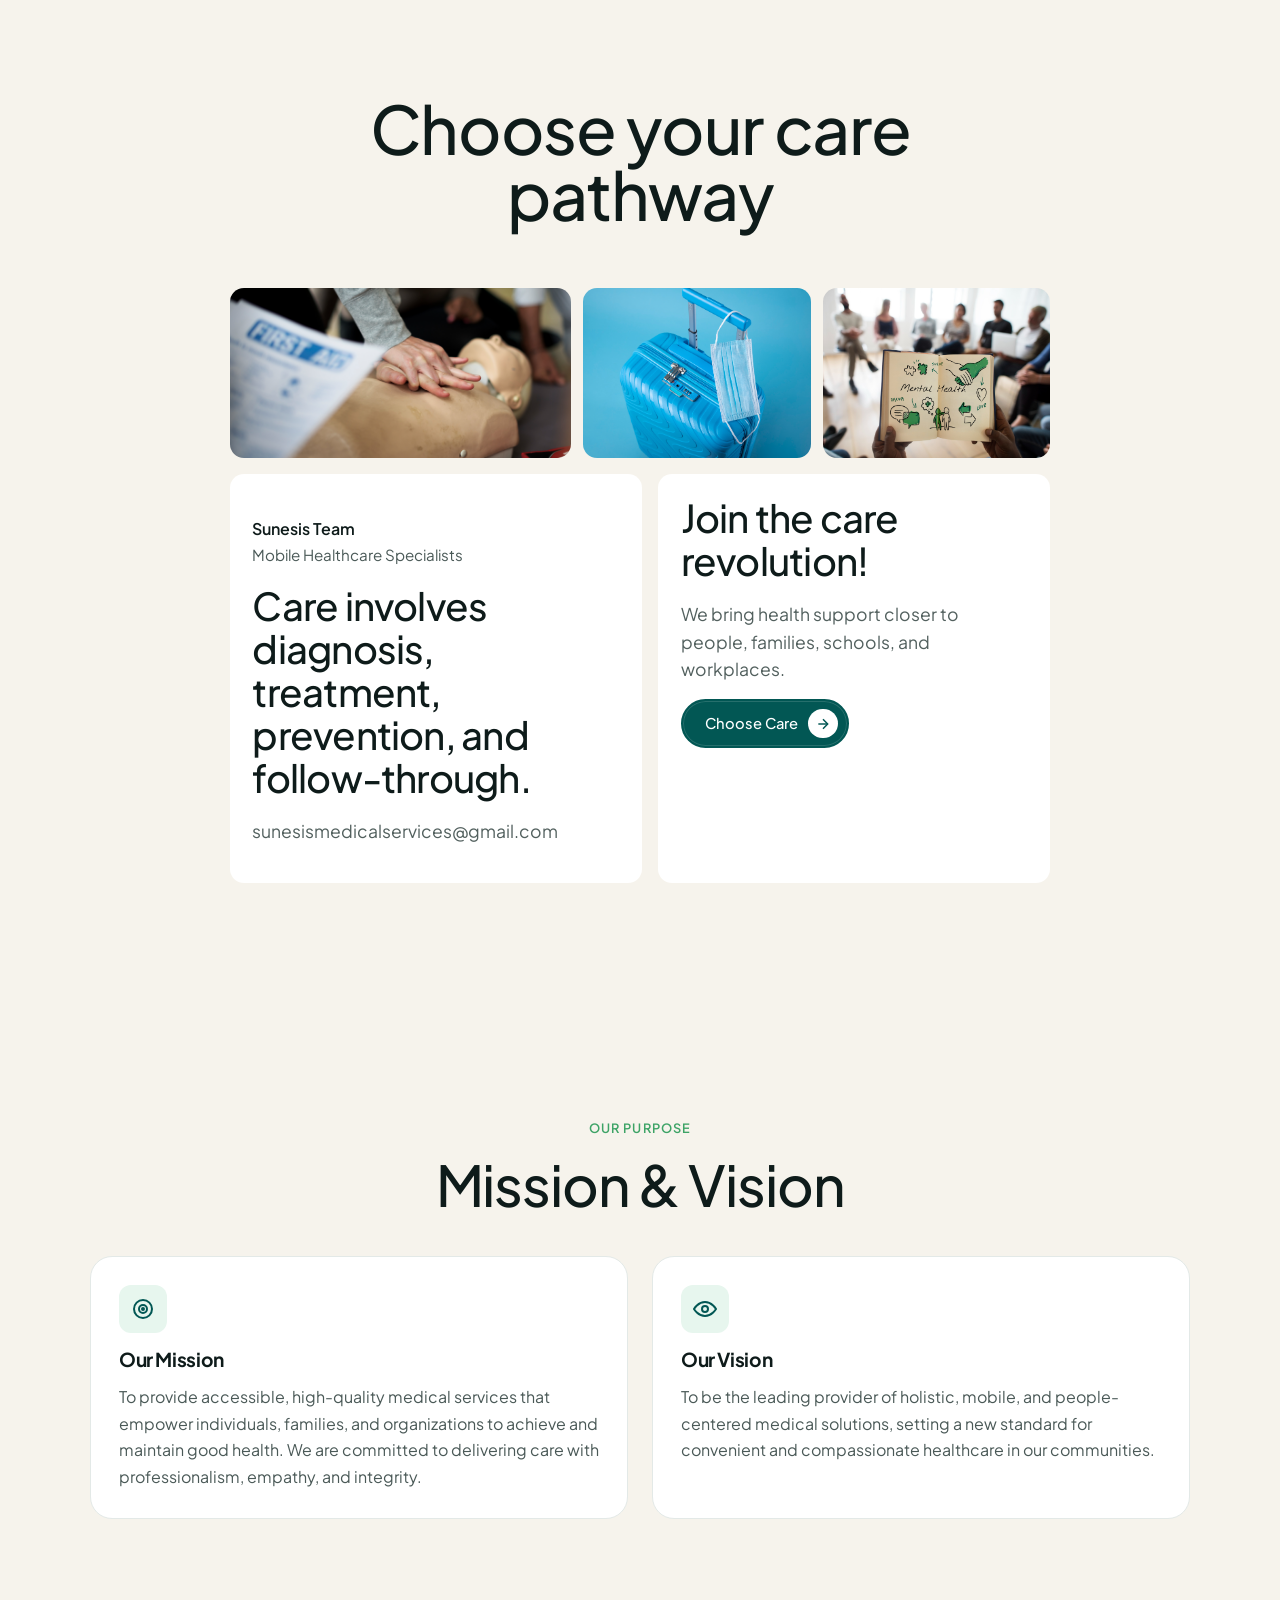
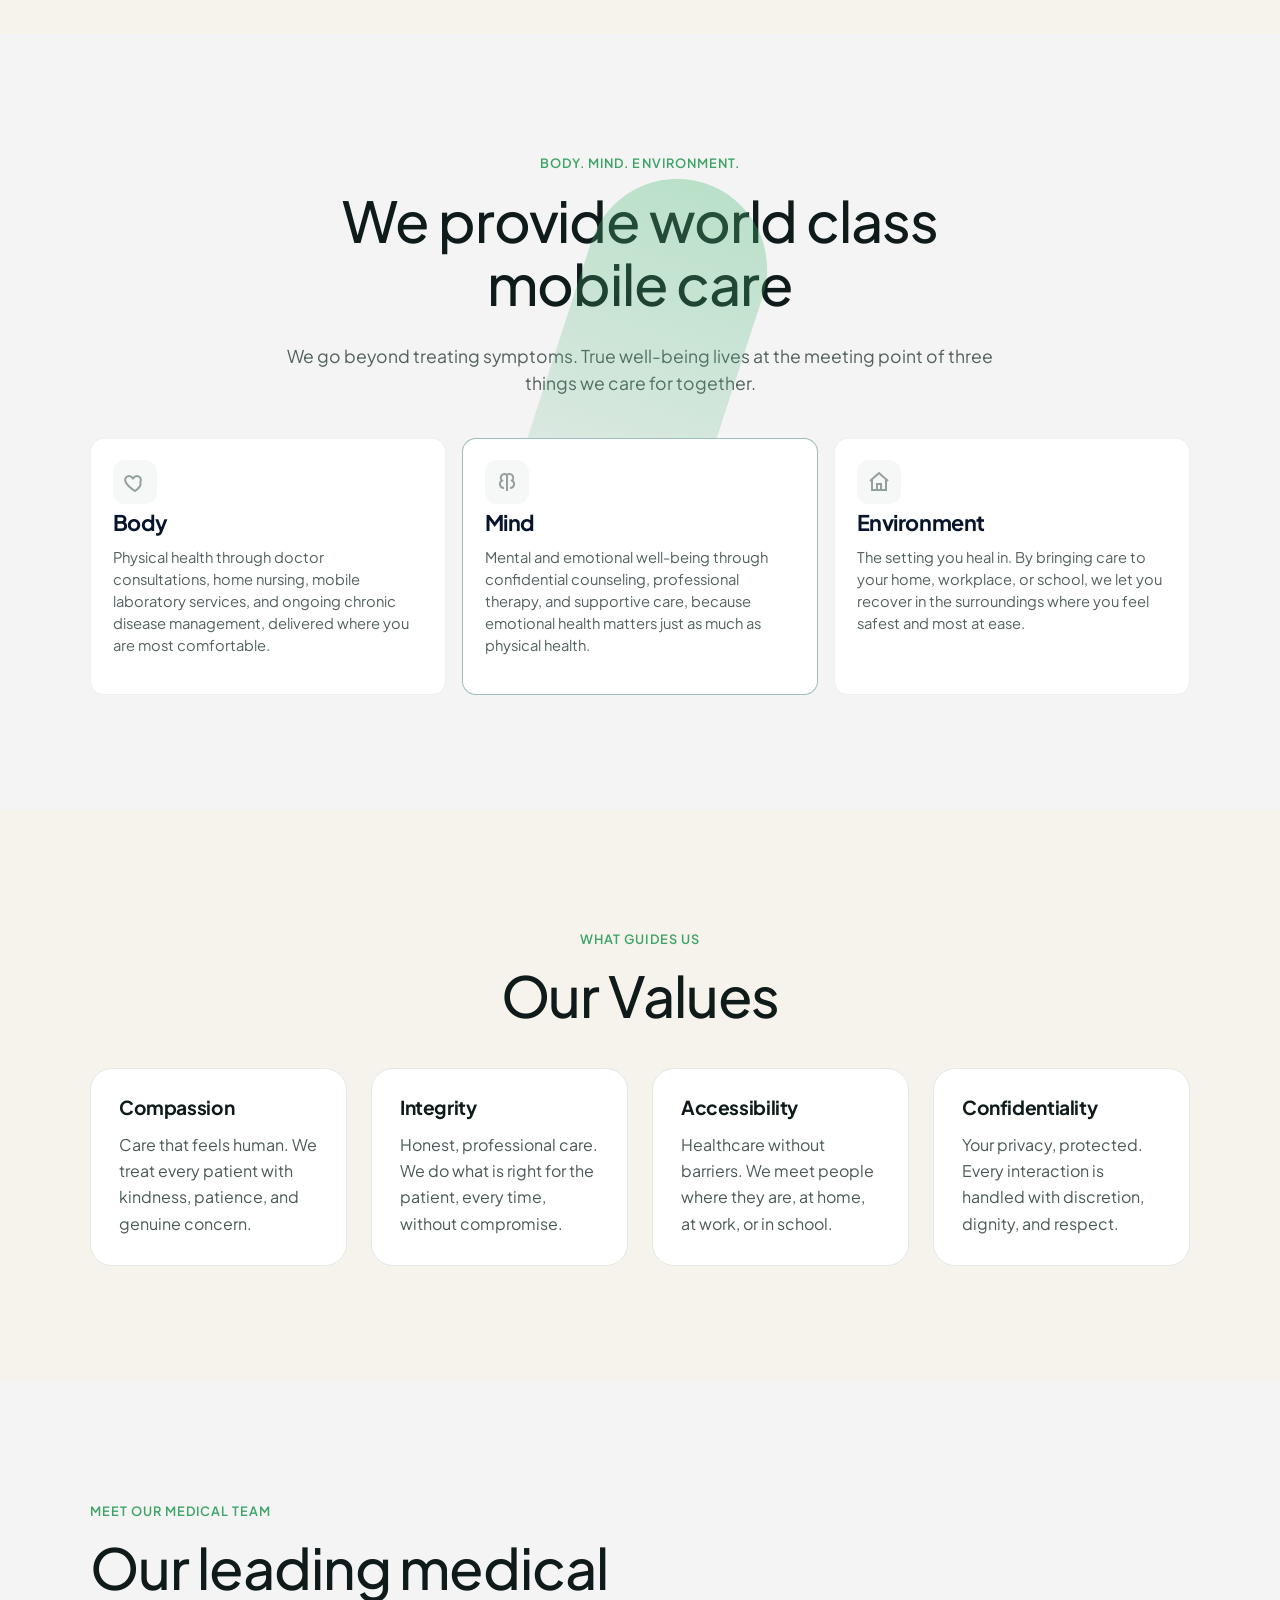
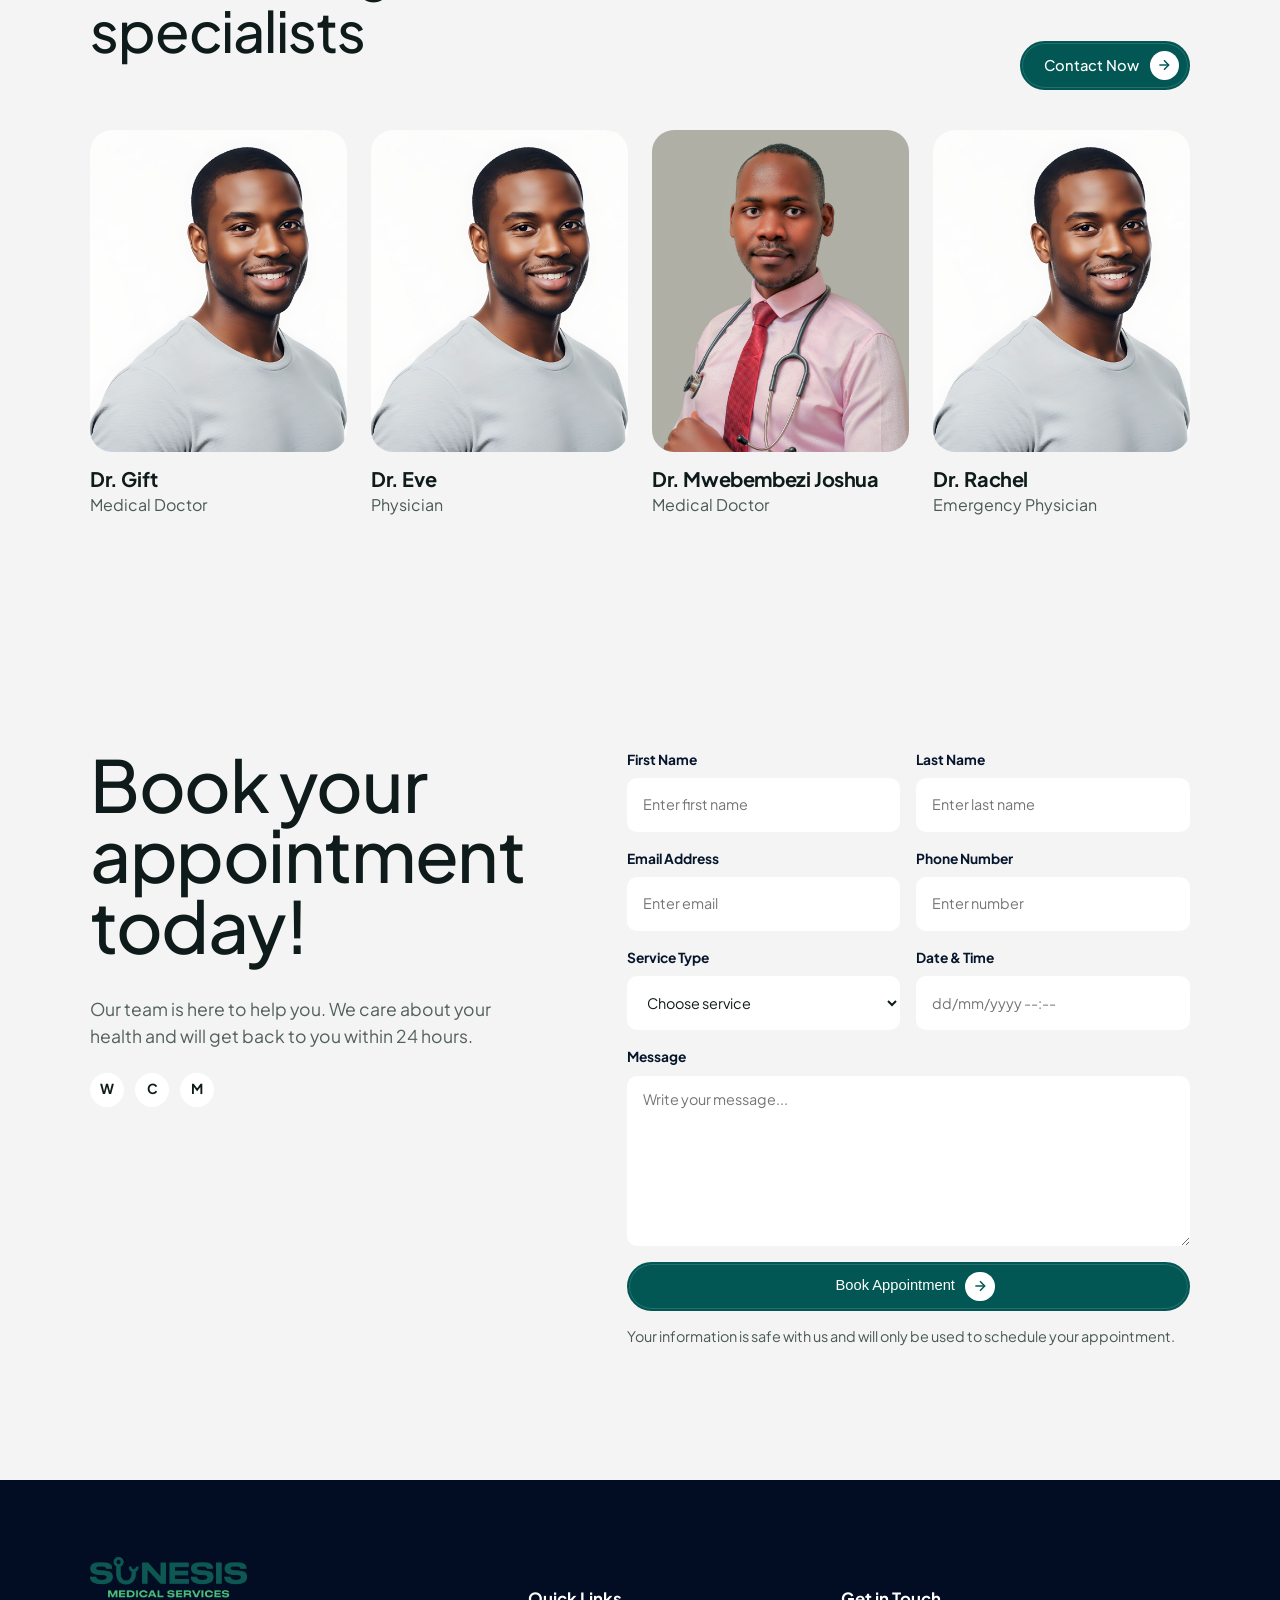
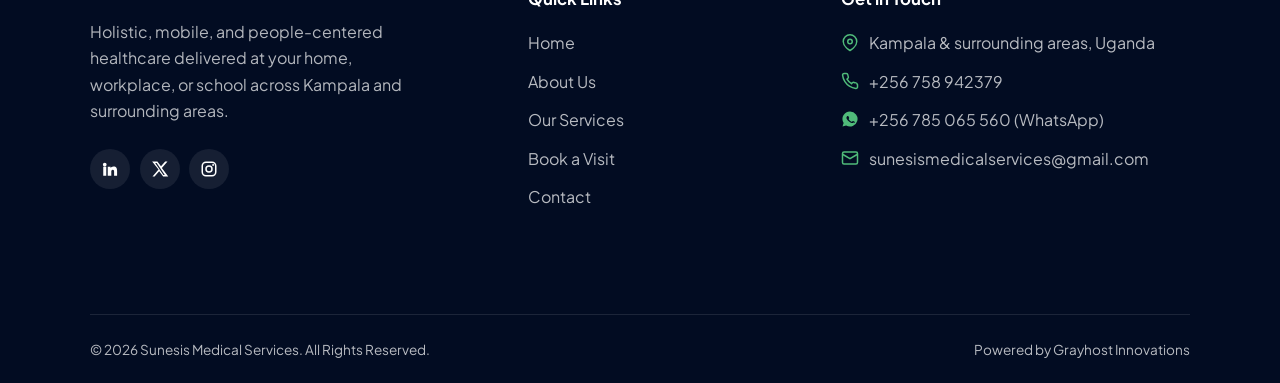
<file: about-us.html>
<!DOCTYPE html>
<html lang="en">
<head>
<meta charset="utf-8">
<meta name="viewport" content="width=device-width, initial-scale=1">
<title>About Sunesis | Holistic Mobile Healthcare in Kampala</title>
<meta name="description" content="Sunesis Medical Services brings holistic, whole-person care — body, mind, and environment — to homes, workplaces, and schools across Kampala. Meet our mission, values, and medical team.">
<meta name="author" content="Sunesis Medical Services">
<link rel="preconnect" href="https://fonts.googleapis.com">
<link rel="preconnect" href="https://fonts.gstatic.com" crossorigin>
<link href="https://fonts.googleapis.com/css2?family=Fraunces:opsz,wght@9..144,400;9..144,500;9..144,600;9..144,700&family=Plus+Jakarta+Sans:wght@400;500;600;700;800&display=swap" rel="stylesheet">
<link rel="stylesheet" href="/assets/css/sunesis.css">
</head>
<body>
<nav class="nav-pill">
  <a class="brand" href="/" aria-label="Sunesis Medical Services home">
    <img src="/assets/images/logos/logo-white-bg.png" alt="Sunesis Medical Services logo">
  </a>
  <button class="nav-toggle" aria-label="Open menu" aria-expanded="false" aria-controls="primary-nav">
    <svg viewBox="0 0 24 24" fill="none" stroke="currentColor" stroke-width="2"><line x1="3" y1="6" x2="21" y2="6"/><line x1="3" y1="12" x2="21" y2="12"/><line x1="3" y1="18" x2="21" y2="18"/></svg>
  </button>
  <div class="nav" id="primary-nav">
    <div class="nav__links">
      <a href="/">Home</a>
      <a href="/about-us" aria-current="page">About Us</a>
      <div class="nav-item has-dropdown">
      <a href="/services" class="nav-item__top">Our Services <svg class="caret" viewBox="0 0 24 24" fill="none" stroke="currentColor" stroke-width="2"><polyline points="6 9 12 15 18 9"/></svg></a>
      <div class="nav-dropdown">
        <a href="/services/mobile-care">Mobile &amp; On-Demand Care</a>
        <a href="/services/corporate-health">Corporate &amp; Institutional</a>
        <a href="/services/mental-health">Specialized &amp; Mental Health</a>
        <a href="/services/medical-travel">Medical Travel Services</a>
        <a href="/services/first-aid">First Aid Services &amp; Training</a>
      </div>
    </div>
      <a href="/contact-us">Contact</a>
    </div>
    <a class="btn btn--primary" href="/appointment">Book a Mobile Visit <svg viewBox="0 0 24 24" fill="none" stroke="currentColor" stroke-width="2"><line x1="5" y1="12" x2="19" y2="12"/><polyline points="12 5 19 12 12 19"/></svg></a>
  </div>
</nav>

<!-- ===== Page hero + At a Glance band ===== -->
<section class="page-hero">
  <div class="container">
    <div>
      <h1>Healthcare for every stage in life</h1>
      <p>Compassionate, comprehensive care tailored to every age, setting, and stage of life.</p>
      <div class="btn-row">
        <a class="btn btn--white" href="/appointment">Free Consultation</a>
        <a class="btn btn--soft" href="/contact-us">Contact Now</a>
      </div>
    </div>
  </div>
</section>

<!-- ===== Who We Are ===== -->
<section class="section">
  <div class="container">
    <div class="split-feature">
      <div>
        <div class="chips" style="margin-bottom:1.5rem">
          <span class="chip" style="background:#fff;color:var(--ink);border-color:var(--line)">Mobile Care</span>
          <span class="chip" style="background:#fff;color:var(--ink);border-color:var(--line)">Mental Health</span>
          <span class="chip" style="background:#fff;color:var(--ink);border-color:var(--line)">Corporate Wellness</span>
          <span class="chip" style="background:#fff;color:var(--ink);border-color:var(--line)">First Aid</span>
        </div>
        <span class="eyebrow">Who We Are</span>
        <h2>Streamlined care with whole-person intention</h2>
        <p>Sunesis comes from the Greek word for wisdom, the critical faculty of understanding and comprehension, and that is the heart of how we approach healthcare. At Sunesis Medical Services, we believe that true well-being means looking at the whole person, not just treating symptoms.</p>
        <p>We are a dynamic medical company dedicated to providing comprehensive, compassionate, and convenient healthcare. Our goal is simple: to meet you exactly where you are, whether at home, at work, in school, or on the move.</p>
        
        <p class="signature">Dr. Joel Omoding<span>Chief Executive Officer</span></p>
        <a class="btn btn--primary" href="/appointment">Get Started</a>
      </div>
      <img class="imgslot" src="/assets/images/about/01_about.jpg" alt="The Sunesis Medical Services team">
    </div>
  </div>
</section>

<section class="logo-strip">
  <div class="container">
    <div class="logo-strip__row">
      <span>relax.</span><span>exon</span><span>attracts</span><span>olab</span><span>elio</span><span>relax.</span>
    </div>
  </div>
</section>

<section class="section section--surface">
  <div class="container">
    <div class="ref-section-title"><h2>Choose your care pathway</h2></div>
    <div class="about-mosaic">
      <div class="about-mosaic__images">
        <img src="/assets/images/first-aid-training.jpg" alt="First aid training care pathway">
        <img src="/assets/images/medical-travel.jpg" alt="Medical documentation support">
        <img src="/assets/images/mental-health.jpg" alt="Mental health care pathway">
      </div>
      <div class="about-mosaic__card">
        <p class="signature">Sunesis Team<span>Mobile Healthcare Specialists</span></p>
        <h3>Care involves diagnosis, treatment, prevention, and follow-through.</h3>
        <p class="lead">sunesismedicalservices@gmail.com</p>
      </div>
      <div class="about-mosaic__card">
        <h3>Join the care revolution!</h3>
        <p class="lead">We bring health support closer to people, families, schools, and workplaces.</p>
        <a class="btn btn--primary" href="/contact-us">Choose Care</a>
      </div>
    </div>
  </div>
</section>

<!-- ===== Our Purpose ===== -->
<section class="section section--surface">
  <div class="container">
    <div class="sec-head sec-head--center"><span class="eyebrow">Our Purpose</span><h2>Mission &amp; Vision</h2></div>
    <div class="grid grid--2">
      <article class="card">
        <span class="card__icon"><svg viewBox="0 0 24 24" fill="none" stroke="currentColor" stroke-width="2"><circle cx="12" cy="12" r="9"/><circle cx="12" cy="12" r="4"/><circle cx="12" cy="12" r="1"/></svg></span>
        <h4>Our Mission</h4>
        <p>To provide accessible, high-quality medical services that empower individuals, families, and organizations to achieve and maintain good health. We are committed to delivering care with professionalism, empathy, and integrity.</p>
      </article>
      <article class="card">
        <span class="card__icon"><svg viewBox="0 0 24 24" fill="none" stroke="currentColor" stroke-width="2"><path d="M1 12s4-7 11-7 11 7 11 7-4 7-11 7S1 12 1 12z"/><circle cx="12" cy="12" r="3"/></svg></span>
        <h4>Our Vision</h4>
        <p>To be the leading provider of holistic, mobile, and people-centered medical solutions, setting a new standard for convenient and compassionate healthcare in our communities.</p>
      </article>
    </div>
  </div>
</section>

<!-- ===== Our Approach ===== -->
<section class="section about-service-band">
  <div class="container">
    <div class="sec-head sec-head--center">
      <span class="eyebrow">Body. Mind. Environment.</span>
      <h2>We provide world class mobile care</h2>
      <p class="lead">We go beyond treating symptoms. True well-being lives at the meeting point of three things we care for together.</p>
    </div>
    <div class="ref-card-grid">
      <article class="ref-card">
        <span class="card__icon"><svg viewBox="0 0 24 24" fill="none" stroke="currentColor" stroke-width="2"><path d="M12 21s-7-4.4-9.3-8.7C1.2 9.4 2.8 6 6 6c2 0 3.2 1.2 4 2.3C10.8 7.2 12 6 14 6c3.2 0 4.8 3.4 3.3 6.3C19 16.6 12 21 12 21z"/></svg></span>
        <h4>Body</h4>
        <p>Physical health through doctor consultations, home nursing, mobile laboratory services, and ongoing chronic disease management, delivered where you are most comfortable.</p>
      </article>
      <article class="ref-card is-featured">
        <span class="card__icon"><svg viewBox="0 0 24 24" fill="none" stroke="currentColor" stroke-width="2"><path d="M9 18a4 4 0 0 1-2-7.5A3.5 3.5 0 0 1 12 5a3.5 3.5 0 0 1 5 5.5A4 4 0 0 1 15 18"/><line x1="12" y1="5" x2="12" y2="21"/></svg></span>
        <h4>Mind</h4>
        <p>Mental and emotional well-being through confidential counseling, professional therapy, and supportive care, because emotional health matters just as much as physical health.</p>
      </article>
      <article class="ref-card">
        <span class="card__icon"><svg viewBox="0 0 24 24" fill="none" stroke="currentColor" stroke-width="2"><path d="M3 11l9-8 9 8"/><path d="M5 10v10h14V10"/><path d="M10 20v-6h4v6"/></svg></span>
        <h4>Environment</h4>
        <p>The setting you heal in. By bringing care to your home, workplace, or school, we let you recover in the surroundings where you feel safest and most at ease.</p>
      </article>
    </div>
  </div>
</section>

<!-- ===== Our Values ===== -->
<section class="section section--surface">
  <div class="container">
    <div class="sec-head sec-head--center"><span class="eyebrow">What Guides Us</span><h2>Our Values</h2></div>
    <div class="grid grid--4">
      <article class="card"><h4>Compassion</h4><p>Care that feels human. We treat every patient with kindness, patience, and genuine concern.</p></article>
      <article class="card"><h4>Integrity</h4><p>Honest, professional care. We do what is right for the patient, every time, without compromise.</p></article>
      <article class="card"><h4>Accessibility</h4><p>Healthcare without barriers. We meet people where they are, at home, at work, or in school.</p></article>
      <article class="card"><h4>Confidentiality</h4><p>Your privacy, protected. Every interaction is handled with discretion, dignity, and respect.</p></article>
    </div>
  </div>
</section>

<!-- ===== Meet Our Medical Team ===== -->
<section class="section">
  <div class="container">
    <div class="team-head">
      <div class="sec-head" style="margin-bottom:0">
        <span class="eyebrow">Meet Our Medical Team</span>
        <h2>Our leading medical specialists</h2>
      </div>
      <a class="btn btn--primary" href="/contact-us">Contact Now</a>
    </div>
    <div class="team-grid">
      <article class="team-member">
        <img class="team-member__photo" src="/assets/images/team-img-placeholder.jpg" alt="Portrait of Dr. Gift, Sunesis Medical Services">
        <h4>Dr. Gift</h4>
        <p>Medical Doctor</p>
      </article>
      <article class="team-member">
        <img class="team-member__photo" src="/assets/images/team-img-placeholder.jpg" alt="Portrait of Dr. Eve, Physician at Sunesis Medical Services">
        <h4>Dr. Eve</h4>
        <p>Physician</p>
      </article>
      <article class="team-member">
        <img class="team-member__photo" src="/assets/images/josh.jpg" alt="Portrait of Dr. Mwebembezi Joshua, Sunesis Medical Services">
        <h4>Dr. Mwebembezi Joshua</h4>
        <p>Medical Doctor</p>
      </article>
      <article class="team-member">
        <img class="team-member__photo" src="/assets/images/team-img-placeholder.jpg" alt="Portrait of Dr. Rachel, Emergency Physician at Sunesis Medical Services">
        <h4>Dr. Rachel</h4>
        <p>Emergency Physician</p>
      </article>
    </div>
  </div>
</section>

<section class="section booking-section">
  <div class="container">
    <div class="booking-grid">
      <div class="booking-copy">
        <h2>Book your appointment today!</h2>
        <p class="lead">Our team is here to help you. We care about your health and will get back to you within 24 hours.</p>
        <div class="social-row">
          <a href="https://wa.me/256785065560" aria-label="WhatsApp">W</a>
          <a href="tel:+256758942379" aria-label="Call">C</a>
          <a href="mailto:sunesismedicalservices@gmail.com" aria-label="Email">M</a>
        </div>
      </div>
      <form class="contact-form-panel booking-form" data-wa data-wa-intro="Hello Sunesis, I would like to book an appointment.">
        <div class="field-row">
          <div class="field"><label for="a-first">First Name</label><input id="a-first" name="first_name" data-label="First Name" placeholder="Enter first name" required></div>
          <div class="field"><label for="a-last">Last Name</label><input id="a-last" name="last_name" data-label="Last Name" placeholder="Enter last name"></div>
        </div>
        <div class="field-row">
          <div class="field"><label for="a-email">Email Address</label><input id="a-email" type="email" name="email" data-label="Email" placeholder="Enter email"></div>
          <div class="field"><label for="a-phone">Phone Number</label><input id="a-phone" type="tel" name="phone" data-label="Phone" placeholder="Enter number" required></div>
        </div>
        <div class="field-row">
          <div class="field"><label for="a-service">Service Type</label><select id="a-service" name="service" data-label="Service"><option value="">Choose service</option><option>Mobile Care</option><option>Corporate Health</option><option>Mental Health</option><option>First Aid Training</option></select></div>
          <div class="field"><label for="a-date">Date &amp; Time</label><input id="a-date" name="date_time" data-label="Date and Time" placeholder="dd/mm/yyyy --:--"></div>
        </div>
        <div class="field"><label for="a-message">Message</label><textarea id="a-message" name="message" data-label="Message" placeholder="Write your message..."></textarea></div>
        <button class="btn btn--primary" type="submit">Book Appointment</button>
        <p class="form-note" style="margin-top:.9rem">Your information is safe with us and will only be used to schedule your appointment.</p>
      </form>
    </div>
  </div>
</section>

<footer class="site-footer">
  <div class="container">
    <div class="foot-grid">
      <div class="foot-brand-col">
        <a class="foot-brand brand" href="/"><img src="/assets/images/logos/logo-white-bg.png" alt="Sunesis Medical Services logo"></a>
        <p>Holistic, mobile, and people-centered healthcare delivered at your home, workplace, or school across Kampala and surrounding areas.</p>
        <!-- NEEDS CLIENT INPUT: real social profile URLs -->
        <div class="foot-social">
          <a href="#" aria-label="Sunesis on LinkedIn"><svg viewBox="0 0 24 24" fill="currentColor"><path d="M4.98 3.5a2.5 2.5 0 1 1 0 5 2.5 2.5 0 0 1 0-5zM3 9h4v12H3zM9 9h3.8v1.7h.05c.53-1 1.84-2.06 3.8-2.06 4.06 0 4.81 2.67 4.81 6.14V21h-4v-5.2c0-1.24-.02-2.84-1.73-2.84-1.73 0-2 1.35-2 2.75V21H9z"/></svg></a>
          <a href="#" aria-label="Sunesis on X"><svg viewBox="0 0 24 24" fill="currentColor"><path d="M18.9 2H22l-7.5 8.6L23 22h-6.8l-5.3-6.9L4.8 22H2l8-9.2L1.5 2h7l4.8 6.3L18.9 2zm-2.4 18h1.9L7.6 4H5.6z"/></svg></a>
          <a href="#" aria-label="Sunesis on Instagram"><svg viewBox="0 0 24 24" fill="none" stroke="currentColor" stroke-width="2"><rect x="3" y="3" width="18" height="18" rx="5"/><circle cx="12" cy="12" r="4"/><circle cx="17.5" cy="6.5" r="1.3" fill="currentColor" stroke="none"/></svg></a>
        </div>
      </div>
      <div class="foot-col">
        <h5>Quick Links</h5>
        <ul>
          <li><a href="/">Home</a></li>
          <li><a href="/about-us">About Us</a></li>
          <li><a href="/services">Our Services</a></li>
          <li><a href="/appointment">Book a Visit</a></li>
          <li><a href="/contact-us">Contact</a></li>
        </ul>
      </div>
      <div class="foot-col">
        <h5>Get in Touch</h5>
        <ul class="foot-contact">
          <li><svg viewBox="0 0 24 24" fill="none" stroke="currentColor" stroke-width="2"><path d="M21 10c0 7-9 12-9 12s-9-5-9-12a9 9 0 0 1 18 0z"/><circle cx="12" cy="10" r="3"/></svg><span>Kampala &amp; surrounding areas, Uganda</span></li>
          <li><svg viewBox="0 0 24 24" fill="none" stroke="currentColor" stroke-width="2"><path d="M22 16.92v3a2 2 0 0 1-2.2 2 19.8 19.8 0 0 1-8.6-3.1 19.5 19.5 0 0 1-6-6 19.8 19.8 0 0 1-3.1-8.6A2 2 0 0 1 4.1 2h3a2 2 0 0 1 2 1.7c.1.9.3 1.8.6 2.6a2 2 0 0 1-.5 2.1L8 9.6a16 16 0 0 0 6 6l1.2-1.2a2 2 0 0 1 2.1-.5c.8.3 1.7.5 2.6.6a2 2 0 0 1 1.7 2z"/></svg><a href="tel:+256758942379">+256 758 942379</a></li>
          <li><svg viewBox="0 0 24 24" fill="currentColor"><path d="M12 2a10 10 0 0 0-8.5 15.3L2 22l4.8-1.5A10 10 0 1 0 12 2zm5.3 14.2c-.2.6-1.3 1.2-1.8 1.2-.5.1-1 .1-3-.8-2.5-1-4.1-3.6-4.2-3.8-.1-.2-1-1.3-1-2.5s.6-1.8.9-2c.2-.3.5-.3.7-.3h.5c.2 0 .4 0 .6.5l.8 1.9c.1.2.1.4 0 .5l-.4.6c-.2.2-.3.4-.1.7.2.3.8 1.3 1.7 2.1 1.2 1 2 1.3 2.3 1.5.2.1.4.1.6-.1l.7-.9c.2-.2.4-.2.6-.1l1.8.9c.2.1.4.2.5.3.1.2.1.7-.1 1.3z"/></svg><a href="https://wa.me/256785065560" target="_blank" rel="noopener">+256 785 065 560 (WhatsApp)</a></li>
          <li><svg viewBox="0 0 24 24" fill="none" stroke="currentColor" stroke-width="2"><rect x="2" y="4" width="20" height="16" rx="2"/><path d="m22 7-10 6L2 7"/></svg><a href="mailto:sunesismedicalservices@gmail.com">sunesismedicalservices@gmail.com</a></li>
        </ul>
      </div>
    </div>
    <div class="colophon">
      <span>&copy; <span data-year>2026</span> Sunesis Medical Services. All Rights Reserved.</span>
      <span>Powered by <a href="https://grayhost.dev" target="_blank" rel="noopener">Grayhost Innovations</a></span>
    </div>
  </div>
</footer>
<a class="wa-fab" href="https://wa.me/256785065560?text=Hi%2C%20I%27d%20like%20to%20chat%20with%20Sunesis" target="_blank" rel="noopener" aria-label="Chat with us on WhatsApp">
  <svg viewBox="0 0 24 24" fill="currentColor"><path d="M12 2a10 10 0 0 0-8.5 15.3L2 22l4.8-1.5A10 10 0 1 0 12 2zm5.3 14.2c-.2.6-1.3 1.2-1.8 1.2-.5.1-1 .1-3-.8-2.5-1-4.1-3.6-4.2-3.8-.1-.2-1-1.3-1-2.5s.6-1.8.9-2c.2-.3.5-.3.7-.3h.5c.2 0 .4 0 .6.5l.8 1.9c.1.2.1.4 0 .5l-.4.6c-.2.2-.3.4-.1.7.2.3.8 1.3 1.7 2.1 1.2 1 2 1.3 2.3 1.5.2.1.4.1.6-.1l.7-.9c.2-.2.4-.2.6-.1l1.8.9c.2.1.4.2.5.3.1.2.1.7-.1 1.3z"/></svg>
  <span class="wa-fab__label">Chat with us</span>
</a>
<button class="scroll-top" aria-label="Scroll to top">
  <svg viewBox="0 0 24 24" fill="none" stroke="currentColor" stroke-width="2"><polyline points="18 15 12 9 6 15"/></svg>
</button>
<script src="/assets/js/sunesis.js" defer></script>
</body>
</html>
</file>
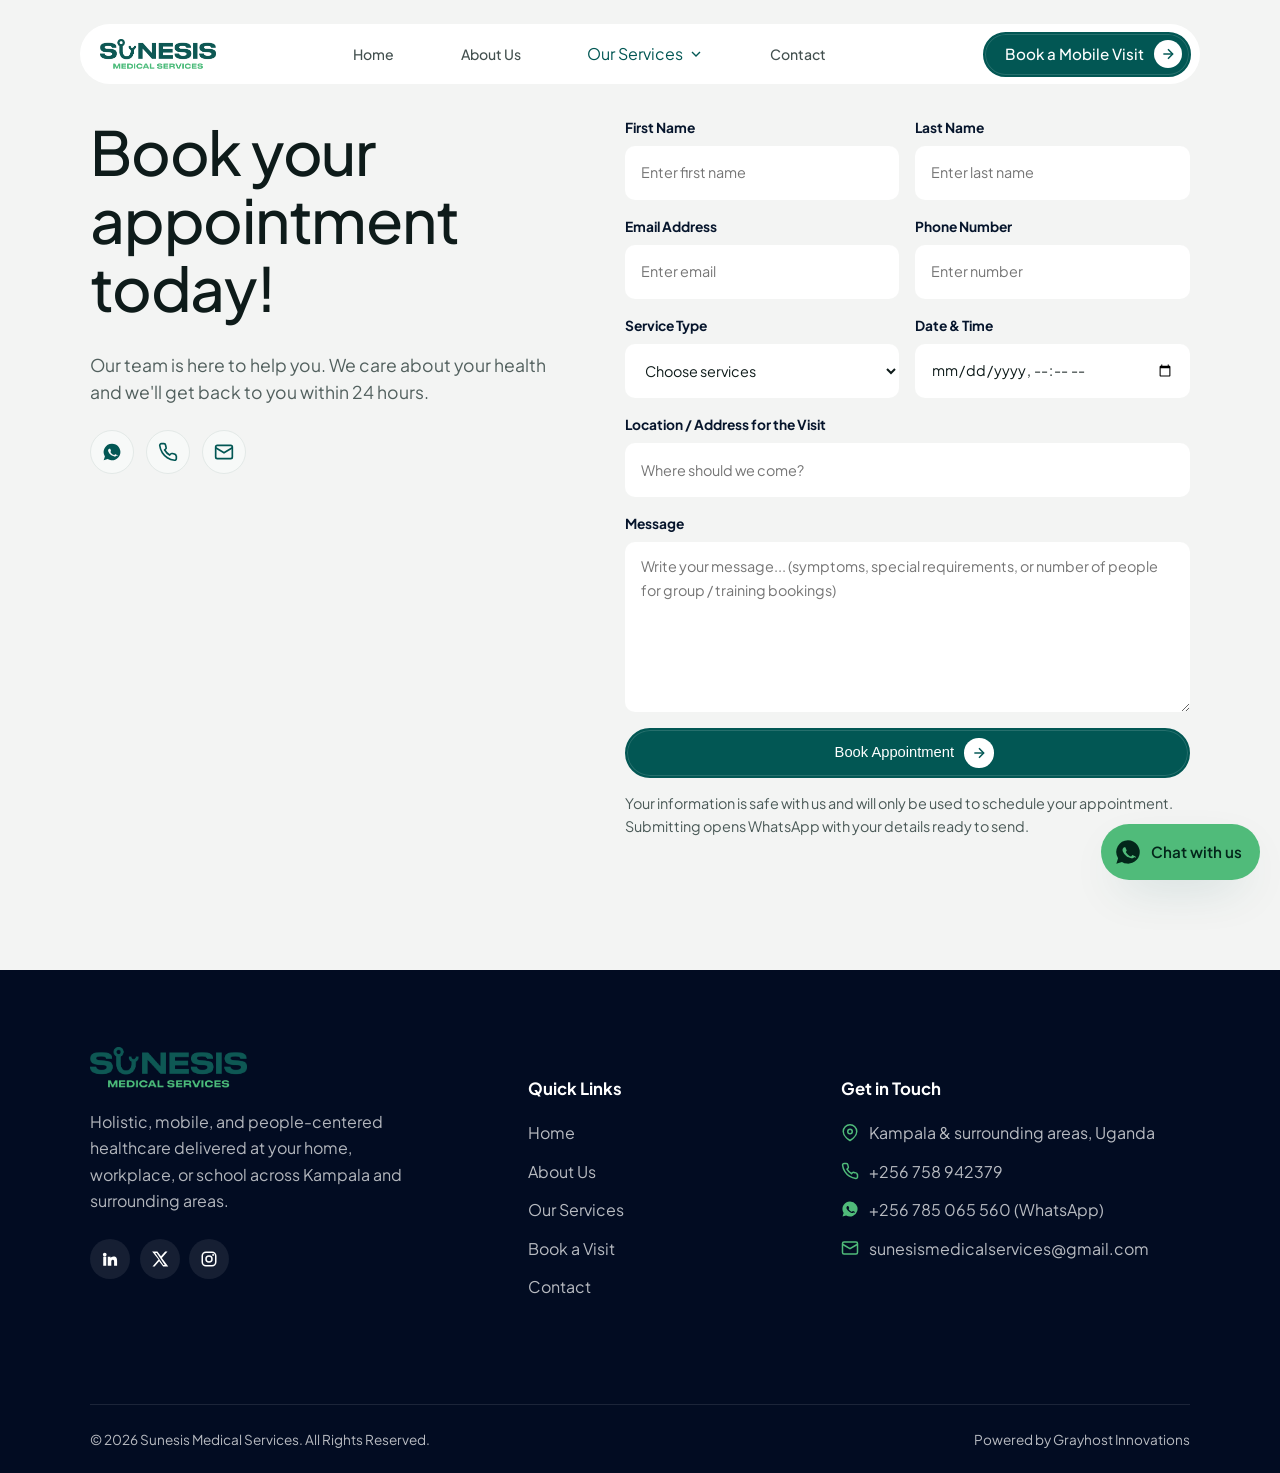
<file: appointment.html>
<!DOCTYPE html>
<html lang="en">
<head>
<meta charset="utf-8">
<meta name="viewport" content="width=device-width, initial-scale=1">
<title>Book a Mobile Visit | Sunesis Medical Services Kampala</title>
<meta name="description" content="Book a mobile healthcare visit in Kampala. Tell Sunesis what you need and where you are, and we'll confirm and dispatch a qualified doctor, nurse, or specialist to your location.">
<meta name="author" content="Sunesis Medical Services">
<link rel="preconnect" href="https://fonts.googleapis.com">
<link rel="preconnect" href="https://fonts.gstatic.com" crossorigin>
<link href="https://fonts.googleapis.com/css2?family=Fraunces:opsz,wght@9..144,400;9..144,500;9..144,600;9..144,700&family=Plus+Jakarta+Sans:wght@400;500;600;700;800&display=swap" rel="stylesheet">
<link rel="stylesheet" href="/assets/css/sunesis.css">
</head>
<body>
<nav class="nav-pill">
  <a class="brand" href="/" aria-label="Sunesis Medical Services home">
    <img src="/assets/images/logos/logo-white-bg.png" alt="Sunesis Medical Services logo">
  </a>
  <button class="nav-toggle" aria-label="Open menu" aria-expanded="false" aria-controls="primary-nav">
    <svg viewBox="0 0 24 24" fill="none" stroke="currentColor" stroke-width="2"><line x1="3" y1="6" x2="21" y2="6"/><line x1="3" y1="12" x2="21" y2="12"/><line x1="3" y1="18" x2="21" y2="18"/></svg>
  </button>
  <div class="nav" id="primary-nav">
    <div class="nav__links"><a href="/">Home</a>
    <a href="/about-us">About Us</a>
    <div class="nav-item has-dropdown">
      <a href="/services" class="nav-item__top">Our Services <svg class="caret" viewBox="0 0 24 24" fill="none" stroke="currentColor" stroke-width="2"><polyline points="6 9 12 15 18 9"/></svg></a>
      <div class="nav-dropdown">
        <a href="/services/mobile-care">Mobile &amp; On-Demand Care</a>
        <a href="/services/corporate-health">Corporate &amp; Institutional</a>
        <a href="/services/mental-health">Specialized &amp; Mental Health</a>
        <a href="/services/medical-travel">Medical Travel Services</a>
        <a href="/services/first-aid">First Aid Services &amp; Training</a>
      </div>
    </div>
    <a href="/contact-us">Contact</a></div>
    <a class="btn btn--primary" href="/appointment" aria-current="page">Book a Mobile Visit <svg viewBox="0 0 24 24" fill="none" stroke="currentColor" stroke-width="2"><line x1="5" y1="12" x2="19" y2="12"/><polyline points="12 5 19 12 12 19"/></svg></a>
  </div>
</nav>

<section class="section" style="padding-top:clamp(7rem,13vh,9.5rem)">
  <div class="container">
    <div class="book-split">
      <div class="book-intro">
        <h1>Book your appointment today!</h1>
        <p class="lead">Our team is here to help you. We care about your health and we'll get back to you within 24 hours.</p>
        <!-- Quick contact (functional). Replace with real social profiles when URLs are available. -->
        <div class="book-quick">
          <a href="https://wa.me/256785065560?text=Hi%2C%20I%27d%20like%20to%20book%20a%20mobile%20visit" target="_blank" rel="noopener" aria-label="WhatsApp us">
            <svg viewBox="0 0 24 24" fill="currentColor"><path d="M12 2a10 10 0 0 0-8.5 15.3L2 22l4.8-1.5A10 10 0 1 0 12 2zm5.3 14.2c-.2.6-1.3 1.2-1.8 1.2-.5.1-1 .1-3-.8-2.5-1-4.1-3.6-4.2-3.8-.1-.2-1-1.3-1-2.5s.6-1.8.9-2c.2-.3.5-.3.7-.3h.5c.2 0 .4 0 .6.5l.8 1.9c.1.2.1.4 0 .5l-.4.6c-.2.2-.3.4-.1.7.2.3.8 1.3 1.7 2.1 1.2 1 2 1.3 2.3 1.5.2.1.4.1.6-.1l.7-.9c.2-.2.4-.2.6-.1l1.8.9c.2.1.4.2.5.3.1.2.1.7-.1 1.3z"/></svg>
          </a>
          <a href="tel:+256758942379" aria-label="Call us">
            <svg viewBox="0 0 24 24" fill="none" stroke="currentColor" stroke-width="2"><path d="M22 16.92v3a2 2 0 0 1-2.2 2 19.8 19.8 0 0 1-8.6-3.1 19.5 19.5 0 0 1-6-6 19.8 19.8 0 0 1-3.1-8.6A2 2 0 0 1 4.1 2h3a2 2 0 0 1 2 1.7c.1.9.3 1.8.6 2.6a2 2 0 0 1-.5 2.1L8 9.6a16 16 0 0 0 6 6l1.2-1.2a2 2 0 0 1 2.1-.5c.8.3 1.7.5 2.6.6a2 2 0 0 1 1.7 2z"/></svg>
          </a>
          <a href="mailto:sunesismedicalservices@gmail.com" aria-label="Email us">
            <svg viewBox="0 0 24 24" fill="none" stroke="currentColor" stroke-width="2"><rect x="2" y="4" width="20" height="16" rx="2"/><path d="m22 7-10 6L2 7"/></svg>
          </a>
        </div>
      </div>

      <form data-wa data-wa-intro="Hi Sunesis, I'd like to book a mobile visit. Here are my details:">
        <div class="form-success">Your request has been prepared in WhatsApp. Send it and we'll confirm your appointment and dispatch a professional to your location.</div>
        <div class="field-row">
          <div class="field">
            <label for="b-first">First Name</label>
            <input id="b-first" type="text" name="first" data-label="First Name" placeholder="Enter first name" required>
          </div>
          <div class="field">
            <label for="b-last">Last Name</label>
            <input id="b-last" type="text" name="last" data-label="Last Name" placeholder="Enter last name" required>
          </div>
        </div>
        <div class="field-row">
          <div class="field">
            <label for="b-email">Email Address</label>
            <input id="b-email" type="email" name="email" data-label="Email" placeholder="Enter email">
          </div>
          <div class="field">
            <label for="b-phone">Phone Number</label>
            <input id="b-phone" type="tel" name="phone" data-label="Phone" placeholder="Enter number" required>
          </div>
        </div>
        <div class="field-row">
          <div class="field">
            <label for="b-service">Service Type</label>
            <select id="b-service" name="service" data-label="Service Requested" required>
              <option value="">Choose services</option>
              <option>Mobile &amp; On-Demand Care</option>
              <option>Corporate &amp; Institutional Services</option>
              <option>Specialized &amp; Mental Health</option>
              <option>Medical Travel Services</option>
              <option>First Aid Services &amp; Training</option>
              <option>First Aid Training / Coverage</option>
            </select>
          </div>
          <div class="field">
            <label for="b-datetime">Date &amp; Time</label>
            <input id="b-datetime" type="datetime-local" name="datetime" data-label="Preferred Date &amp; Time">
          </div>
        </div>
        <div class="field">
          <label for="b-location">Location / Address for the Visit</label>
          <input id="b-location" type="text" name="location" data-label="Location" placeholder="Where should we come?" required>
        </div>
        <div class="field">
          <label for="b-notes">Message</label>
          <textarea id="b-notes" name="notes" data-label="Notes" placeholder="Write your message... (symptoms, special requirements, or number of people for group / training bookings)"></textarea>
        </div>
        <button class="btn btn--primary btn--block" type="submit">Book Appointment</button>
        <p class="form-note" style="margin-top:.85rem">Your information is safe with us and will only be used to schedule your appointment. Submitting opens WhatsApp with your details ready to send.</p>
      </form>
    </div>
  </div>
</section>

<footer class="site-footer">
  <div class="container">
    <div class="foot-grid">
      <div class="foot-brand-col">
        <a class="foot-brand brand" href="/"><img src="/assets/images/logos/logo-white-bg.png" alt="Sunesis Medical Services logo"></a>
        <p>Holistic, mobile, and people-centered healthcare delivered at your home, workplace, or school across Kampala and surrounding areas.</p>
        <!-- NEEDS CLIENT INPUT: real social profile URLs -->
        <div class="foot-social">
          <a href="#" aria-label="Sunesis on LinkedIn"><svg viewBox="0 0 24 24" fill="currentColor"><path d="M4.98 3.5a2.5 2.5 0 1 1 0 5 2.5 2.5 0 0 1 0-5zM3 9h4v12H3zM9 9h3.8v1.7h.05c.53-1 1.84-2.06 3.8-2.06 4.06 0 4.81 2.67 4.81 6.14V21h-4v-5.2c0-1.24-.02-2.84-1.73-2.84-1.73 0-2 1.35-2 2.75V21H9z"/></svg></a>
          <a href="#" aria-label="Sunesis on X"><svg viewBox="0 0 24 24" fill="currentColor"><path d="M18.9 2H22l-7.5 8.6L23 22h-6.8l-5.3-6.9L4.8 22H2l8-9.2L1.5 2h7l4.8 6.3L18.9 2zm-2.4 18h1.9L7.6 4H5.6z"/></svg></a>
          <a href="#" aria-label="Sunesis on Instagram"><svg viewBox="0 0 24 24" fill="none" stroke="currentColor" stroke-width="2"><rect x="3" y="3" width="18" height="18" rx="5"/><circle cx="12" cy="12" r="4"/><circle cx="17.5" cy="6.5" r="1.3" fill="currentColor" stroke="none"/></svg></a>
        </div>
      </div>
      <div class="foot-col">
        <h5>Quick Links</h5>
        <ul>
          <li><a href="/">Home</a></li>
          <li><a href="/about-us">About Us</a></li>
          <li><a href="/services">Our Services</a></li>
          <li><a href="/appointment">Book a Visit</a></li>
          <li><a href="/contact-us">Contact</a></li>
        </ul>
      </div>
      <div class="foot-col">
        <h5>Get in Touch</h5>
        <ul class="foot-contact">
          <li><svg viewBox="0 0 24 24" fill="none" stroke="currentColor" stroke-width="2"><path d="M21 10c0 7-9 12-9 12s-9-5-9-12a9 9 0 0 1 18 0z"/><circle cx="12" cy="10" r="3"/></svg><span>Kampala &amp; surrounding areas, Uganda</span></li>
          <li><svg viewBox="0 0 24 24" fill="none" stroke="currentColor" stroke-width="2"><path d="M22 16.92v3a2 2 0 0 1-2.2 2 19.8 19.8 0 0 1-8.6-3.1 19.5 19.5 0 0 1-6-6 19.8 19.8 0 0 1-3.1-8.6A2 2 0 0 1 4.1 2h3a2 2 0 0 1 2 1.7c.1.9.3 1.8.6 2.6a2 2 0 0 1-.5 2.1L8 9.6a16 16 0 0 0 6 6l1.2-1.2a2 2 0 0 1 2.1-.5c.8.3 1.7.5 2.6.6a2 2 0 0 1 1.7 2z"/></svg><a href="tel:+256758942379">+256 758 942379</a></li>
          <li><svg viewBox="0 0 24 24" fill="currentColor"><path d="M12 2a10 10 0 0 0-8.5 15.3L2 22l4.8-1.5A10 10 0 1 0 12 2zm5.3 14.2c-.2.6-1.3 1.2-1.8 1.2-.5.1-1 .1-3-.8-2.5-1-4.1-3.6-4.2-3.8-.1-.2-1-1.3-1-2.5s.6-1.8.9-2c.2-.3.5-.3.7-.3h.5c.2 0 .4 0 .6.5l.8 1.9c.1.2.1.4 0 .5l-.4.6c-.2.2-.3.4-.1.7.2.3.8 1.3 1.7 2.1 1.2 1 2 1.3 2.3 1.5.2.1.4.1.6-.1l.7-.9c.2-.2.4-.2.6-.1l1.8.9c.2.1.4.2.5.3.1.2.1.7-.1 1.3z"/></svg><a href="https://wa.me/256785065560" target="_blank" rel="noopener">+256 785 065 560 (WhatsApp)</a></li>
          <li><svg viewBox="0 0 24 24" fill="none" stroke="currentColor" stroke-width="2"><rect x="2" y="4" width="20" height="16" rx="2"/><path d="m22 7-10 6L2 7"/></svg><a href="mailto:sunesismedicalservices@gmail.com">sunesismedicalservices@gmail.com</a></li>
        </ul>
      </div>
    </div>
    <div class="colophon">
      <span>&copy; <span data-year>2026</span> Sunesis Medical Services. All Rights Reserved.</span>
      <span>Powered by <a href="https://grayhost.dev" target="_blank" rel="noopener">Grayhost Innovations</a></span>
    </div>
  </div>
</footer>
<a class="wa-fab" href="https://wa.me/256785065560?text=Hi%2C%20I%27d%20like%20to%20chat%20with%20Sunesis" target="_blank" rel="noopener" aria-label="Chat with us on WhatsApp">
  <svg viewBox="0 0 24 24" fill="currentColor"><path d="M12 2a10 10 0 0 0-8.5 15.3L2 22l4.8-1.5A10 10 0 1 0 12 2zm5.3 14.2c-.2.6-1.3 1.2-1.8 1.2-.5.1-1 .1-3-.8-2.5-1-4.1-3.6-4.2-3.8-.1-.2-1-1.3-1-2.5s.6-1.8.9-2c.2-.3.5-.3.7-.3h.5c.2 0 .4 0 .6.5l.8 1.9c.1.2.1.4 0 .5l-.4.6c-.2.2-.3.4-.1.7.2.3.8 1.3 1.7 2.1 1.2 1 2 1.3 2.3 1.5.2.1.4.1.6-.1l.7-.9c.2-.2.4-.2.6-.1l1.8.9c.2.1.4.2.5.3.1.2.1.7-.1 1.3z"/></svg>
  <span class="wa-fab__label">Chat with us</span>
</a>
<button class="scroll-top" aria-label="Scroll to top">
  <svg viewBox="0 0 24 24" fill="none" stroke="currentColor" stroke-width="2"><polyline points="18 15 12 9 6 15"/></svg>
</button>
<script src="/assets/js/sunesis.js" defer></script>
</body>
</html>
</file>
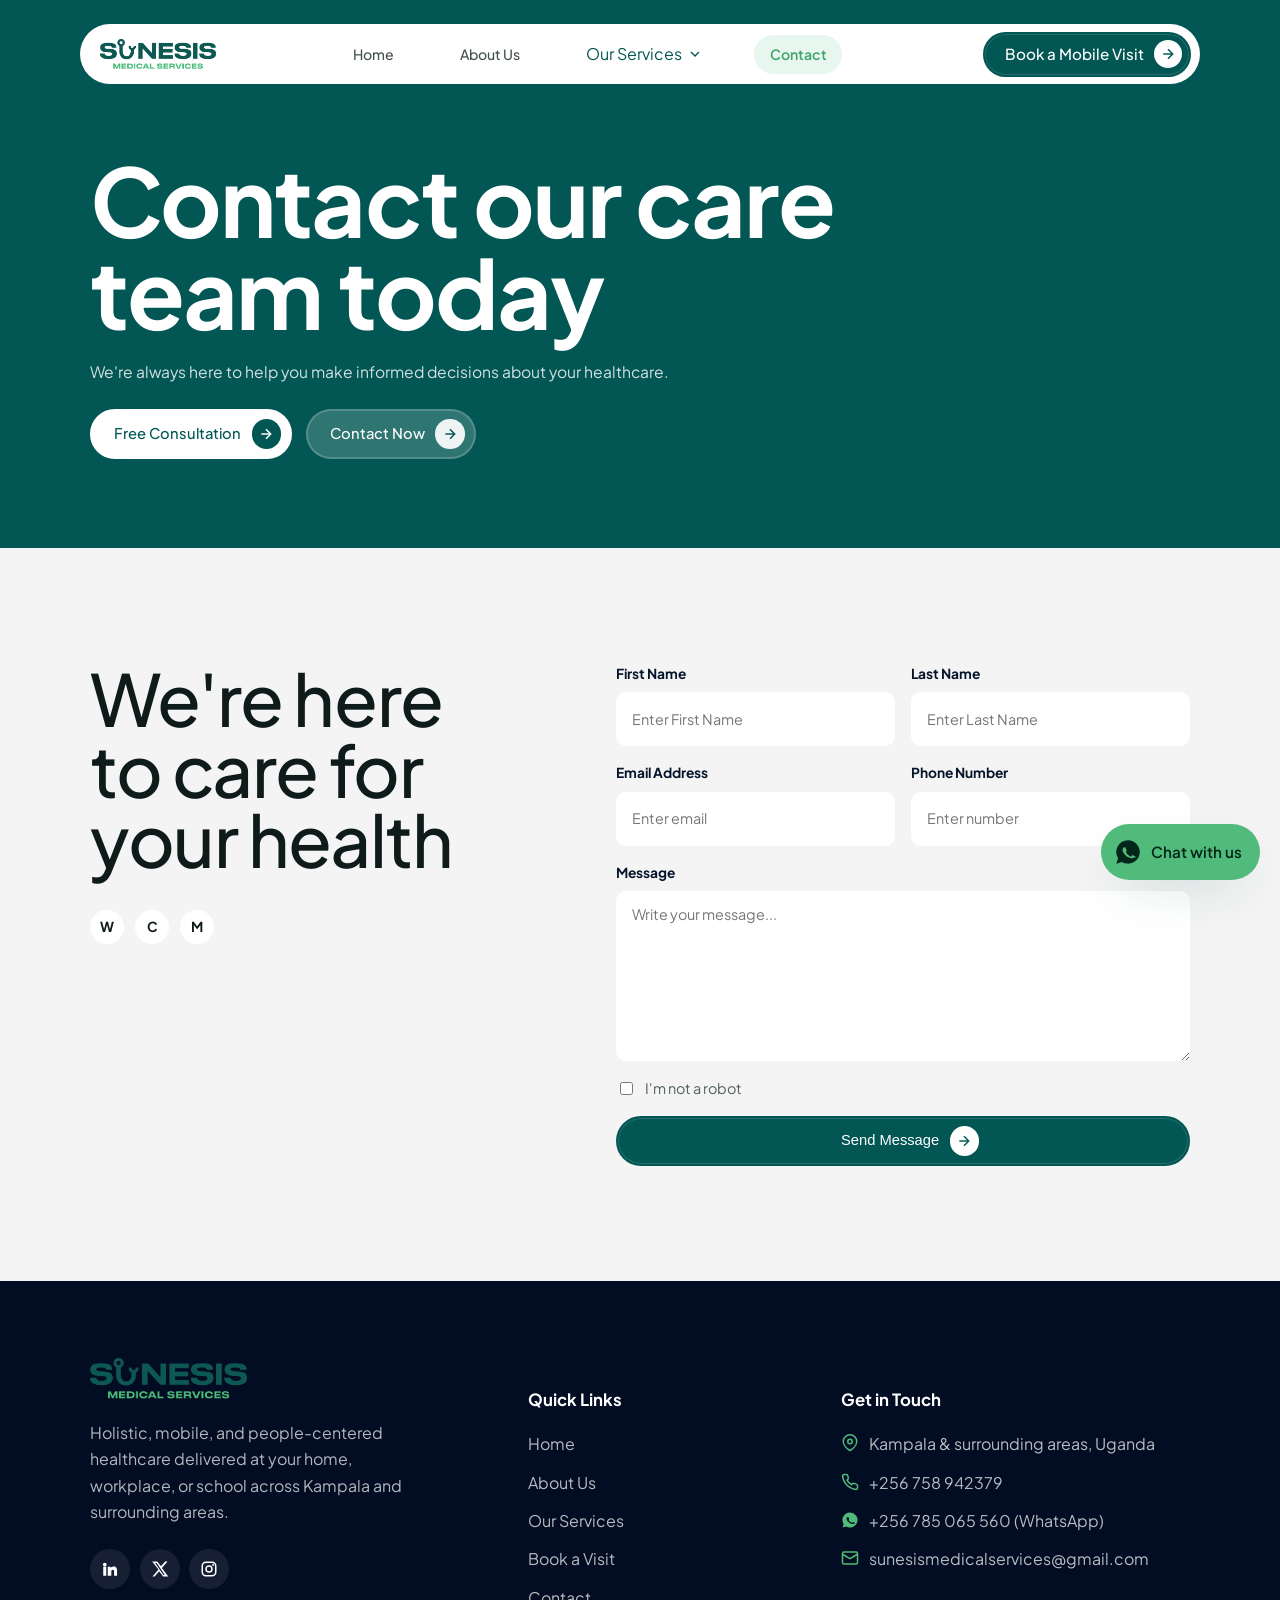
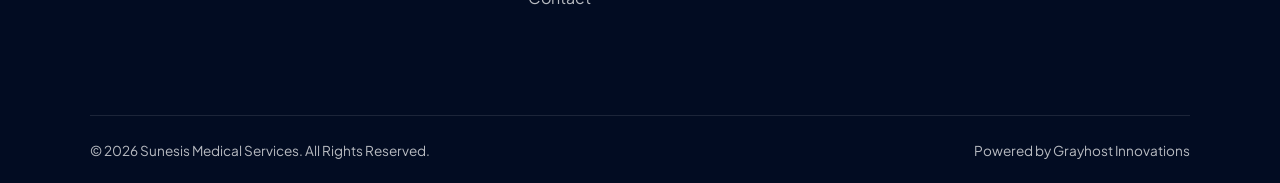
<file: contact-us.html>
<!DOCTYPE html>
<html lang="en">
<head>
<meta charset="utf-8">
<meta name="viewport" content="width=device-width, initial-scale=1">
<title>Contact Sunesis Medical Services | Kampala Mobile Healthcare</title>
<meta name="description" content="Contact Sunesis Medical Services in Kampala. Call, WhatsApp, or message us about mobile home visits, corporate health services, mental health support, travel clearances, or first aid training.">
<meta name="author" content="Sunesis Medical Services">
<link rel="preconnect" href="https://fonts.googleapis.com">
<link rel="preconnect" href="https://fonts.gstatic.com" crossorigin>
<link href="https://fonts.googleapis.com/css2?family=Fraunces:opsz,wght@9..144,400;9..144,500;9..144,600;9..144,700&family=Plus+Jakarta+Sans:wght@400;500;600;700;800&display=swap" rel="stylesheet">
<link rel="stylesheet" href="/assets/css/sunesis.css">
</head>
<body>
<nav class="nav-pill">
  <a class="brand" href="/" aria-label="Sunesis Medical Services home">
    <img src="/assets/images/logos/logo-white-bg.png" alt="Sunesis Medical Services logo">
  </a>
  <button class="nav-toggle" aria-label="Open menu" aria-expanded="false" aria-controls="primary-nav">
    <svg viewBox="0 0 24 24" fill="none" stroke="currentColor" stroke-width="2"><line x1="3" y1="6" x2="21" y2="6"/><line x1="3" y1="12" x2="21" y2="12"/><line x1="3" y1="18" x2="21" y2="18"/></svg>
  </button>
  <div class="nav" id="primary-nav">
    <div class="nav__links">
      <a href="/">Home</a>
      <a href="/about-us">About Us</a>
      <div class="nav-item has-dropdown">
      <a href="/services" class="nav-item__top">Our Services <svg class="caret" viewBox="0 0 24 24" fill="none" stroke="currentColor" stroke-width="2"><polyline points="6 9 12 15 18 9"/></svg></a>
      <div class="nav-dropdown">
        <a href="/services/mobile-care">Mobile &amp; On-Demand Care</a>
        <a href="/services/corporate-health">Corporate &amp; Institutional</a>
        <a href="/services/mental-health">Specialized &amp; Mental Health</a>
        <a href="/services/medical-travel">Medical Travel Services</a>
        <a href="/services/first-aid">First Aid Services &amp; Training</a>
      </div>
    </div>
      <a href="/contact-us" aria-current="page">Contact</a>
    </div>
    <a class="btn btn--primary" href="/appointment">Book a Mobile Visit <svg viewBox="0 0 24 24" fill="none" stroke="currentColor" stroke-width="2"><line x1="5" y1="12" x2="19" y2="12"/><polyline points="12 5 19 12 12 19"/></svg></a>
  </div>
</nav>

<section class="page-hero">
  <div class="container">
    <div>
      <h1>Contact our care team today</h1>
      <p>We're always here to help you make informed decisions about your healthcare.</p>
      <div class="btn-row">
        <a class="btn btn--white" href="/appointment">Free Consultation</a>
        <a class="btn btn--soft" href="tel:+256758942379">Contact Now</a>
      </div>
    </div>
  </div>
</section>

<section class="section booking-section">
  <div class="container">
    <div class="contact-grid">
      <div class="contact-copy">
        <h2>We're here to care for your health</h2>
        <div class="social-row">
          <a href="https://wa.me/256785065560" aria-label="WhatsApp">W</a>
          <a href="tel:+256758942379" aria-label="Call">C</a>
          <a href="mailto:sunesismedicalservices@gmail.com" aria-label="Email">M</a>
        </div>
      </div>
      <div class="contact-form-panel">
        <form data-wa data-wa-intro="Hello Sunesis, I have an enquiry from your website.">
          <div class="form-success">Thanks, your message has been prepared in WhatsApp, send it and we'll get back to you shortly.</div>
          <div class="field-row">
            <div class="field">
              <label for="c-first">First Name</label>
              <input id="c-first" type="text" name="first_name" data-label="First Name" placeholder="Enter First Name" required>
            </div>
            <div class="field">
              <label for="c-last">Last Name</label>
              <input id="c-last" type="text" name="last_name" data-label="Last Name" placeholder="Enter Last Name">
            </div>
          </div>
          <div class="field-row">
            <div class="field"><label for="c-email">Email Address</label><input id="c-email" type="email" name="email" data-label="Email" placeholder="Enter email"></div>
            <div class="field"><label for="c-phone">Phone Number</label><input id="c-phone" type="tel" name="phone" data-label="Phone" placeholder="Enter number" required></div>
          </div>
          <div class="field">
            <label for="c-message">Message</label>
            <textarea id="c-message" name="message" data-label="Message" placeholder="Write your message..."></textarea>
          </div>
          <label style="display:flex;align-items:center;gap:.55rem;margin:.4rem 0 1rem;color:#52605e;font-size:.9rem"><input type="checkbox" aria-label="I'm not a robot"> I'm not a robot</label>
          <button class="btn btn--primary" type="submit">Send Message</button>
        </form>
      </div>
    </div>
  </div>
</section>

<footer class="site-footer">
  <div class="container">
    <div class="foot-grid">
      <div class="foot-brand-col">
        <a class="foot-brand brand" href="/"><img src="/assets/images/logos/logo-white-bg.png" alt="Sunesis Medical Services logo"></a>
        <p>Holistic, mobile, and people-centered healthcare delivered at your home, workplace, or school across Kampala and surrounding areas.</p>
        <!-- NEEDS CLIENT INPUT: real social profile URLs -->
        <div class="foot-social">
          <a href="#" aria-label="Sunesis on LinkedIn"><svg viewBox="0 0 24 24" fill="currentColor"><path d="M4.98 3.5a2.5 2.5 0 1 1 0 5 2.5 2.5 0 0 1 0-5zM3 9h4v12H3zM9 9h3.8v1.7h.05c.53-1 1.84-2.06 3.8-2.06 4.06 0 4.81 2.67 4.81 6.14V21h-4v-5.2c0-1.24-.02-2.84-1.73-2.84-1.73 0-2 1.35-2 2.75V21H9z"/></svg></a>
          <a href="#" aria-label="Sunesis on X"><svg viewBox="0 0 24 24" fill="currentColor"><path d="M18.9 2H22l-7.5 8.6L23 22h-6.8l-5.3-6.9L4.8 22H2l8-9.2L1.5 2h7l4.8 6.3L18.9 2zm-2.4 18h1.9L7.6 4H5.6z"/></svg></a>
          <a href="#" aria-label="Sunesis on Instagram"><svg viewBox="0 0 24 24" fill="none" stroke="currentColor" stroke-width="2"><rect x="3" y="3" width="18" height="18" rx="5"/><circle cx="12" cy="12" r="4"/><circle cx="17.5" cy="6.5" r="1.3" fill="currentColor" stroke="none"/></svg></a>
        </div>
      </div>
      <div class="foot-col">
        <h5>Quick Links</h5>
        <ul>
          <li><a href="/">Home</a></li>
          <li><a href="/about-us">About Us</a></li>
          <li><a href="/services">Our Services</a></li>
          <li><a href="/appointment">Book a Visit</a></li>
          <li><a href="/contact-us">Contact</a></li>
        </ul>
      </div>
      <div class="foot-col">
        <h5>Get in Touch</h5>
        <ul class="foot-contact">
          <li><svg viewBox="0 0 24 24" fill="none" stroke="currentColor" stroke-width="2"><path d="M21 10c0 7-9 12-9 12s-9-5-9-12a9 9 0 0 1 18 0z"/><circle cx="12" cy="10" r="3"/></svg><span>Kampala &amp; surrounding areas, Uganda</span></li>
          <li><svg viewBox="0 0 24 24" fill="none" stroke="currentColor" stroke-width="2"><path d="M22 16.92v3a2 2 0 0 1-2.2 2 19.8 19.8 0 0 1-8.6-3.1 19.5 19.5 0 0 1-6-6 19.8 19.8 0 0 1-3.1-8.6A2 2 0 0 1 4.1 2h3a2 2 0 0 1 2 1.7c.1.9.3 1.8.6 2.6a2 2 0 0 1-.5 2.1L8 9.6a16 16 0 0 0 6 6l1.2-1.2a2 2 0 0 1 2.1-.5c.8.3 1.7.5 2.6.6a2 2 0 0 1 1.7 2z"/></svg><a href="tel:+256758942379">+256 758 942379</a></li>
          <li><svg viewBox="0 0 24 24" fill="currentColor"><path d="M12 2a10 10 0 0 0-8.5 15.3L2 22l4.8-1.5A10 10 0 1 0 12 2zm5.3 14.2c-.2.6-1.3 1.2-1.8 1.2-.5.1-1 .1-3-.8-2.5-1-4.1-3.6-4.2-3.8-.1-.2-1-1.3-1-2.5s.6-1.8.9-2c.2-.3.5-.3.7-.3h.5c.2 0 .4 0 .6.5l.8 1.9c.1.2.1.4 0 .5l-.4.6c-.2.2-.3.4-.1.7.2.3.8 1.3 1.7 2.1 1.2 1 2 1.3 2.3 1.5.2.1.4.1.6-.1l.7-.9c.2-.2.4-.2.6-.1l1.8.9c.2.1.4.2.5.3.1.2.1.7-.1 1.3z"/></svg><a href="https://wa.me/256785065560" target="_blank" rel="noopener">+256 785 065 560 (WhatsApp)</a></li>
          <li><svg viewBox="0 0 24 24" fill="none" stroke="currentColor" stroke-width="2"><rect x="2" y="4" width="20" height="16" rx="2"/><path d="m22 7-10 6L2 7"/></svg><a href="mailto:sunesismedicalservices@gmail.com">sunesismedicalservices@gmail.com</a></li>
        </ul>
      </div>
    </div>
    <div class="colophon">
      <span>&copy; <span data-year>2026</span> Sunesis Medical Services. All Rights Reserved.</span>
      <span>Powered by <a href="https://grayhost.dev" target="_blank" rel="noopener">Grayhost Innovations</a></span>
    </div>
  </div>
</footer>
<a class="wa-fab" href="https://wa.me/256785065560?text=Hi%2C%20I%27d%20like%20to%20chat%20with%20Sunesis" target="_blank" rel="noopener" aria-label="Chat with us on WhatsApp">
  <svg viewBox="0 0 24 24" fill="currentColor"><path d="M12 2a10 10 0 0 0-8.5 15.3L2 22l4.8-1.5A10 10 0 1 0 12 2zm5.3 14.2c-.2.6-1.3 1.2-1.8 1.2-.5.1-1 .1-3-.8-2.5-1-4.1-3.6-4.2-3.8-.1-.2-1-1.3-1-2.5s.6-1.8.9-2c.2-.3.5-.3.7-.3h.5c.2 0 .4 0 .6.5l.8 1.9c.1.2.1.4 0 .5l-.4.6c-.2.2-.3.4-.1.7.2.3.8 1.3 1.7 2.1 1.2 1 2 1.3 2.3 1.5.2.1.4.1.6-.1l.7-.9c.2-.2.4-.2.6-.1l1.8.9c.2.1.4.2.5.3.1.2.1.7-.1 1.3z"/></svg>
  <span class="wa-fab__label">Chat with us</span>
</a>
<button class="scroll-top" aria-label="Scroll to top">
  <svg viewBox="0 0 24 24" fill="none" stroke="currentColor" stroke-width="2"><polyline points="18 15 12 9 6 15"/></svg>
</button>
<script src="/assets/js/sunesis.js" defer></script>
</body>
</html>
</file>
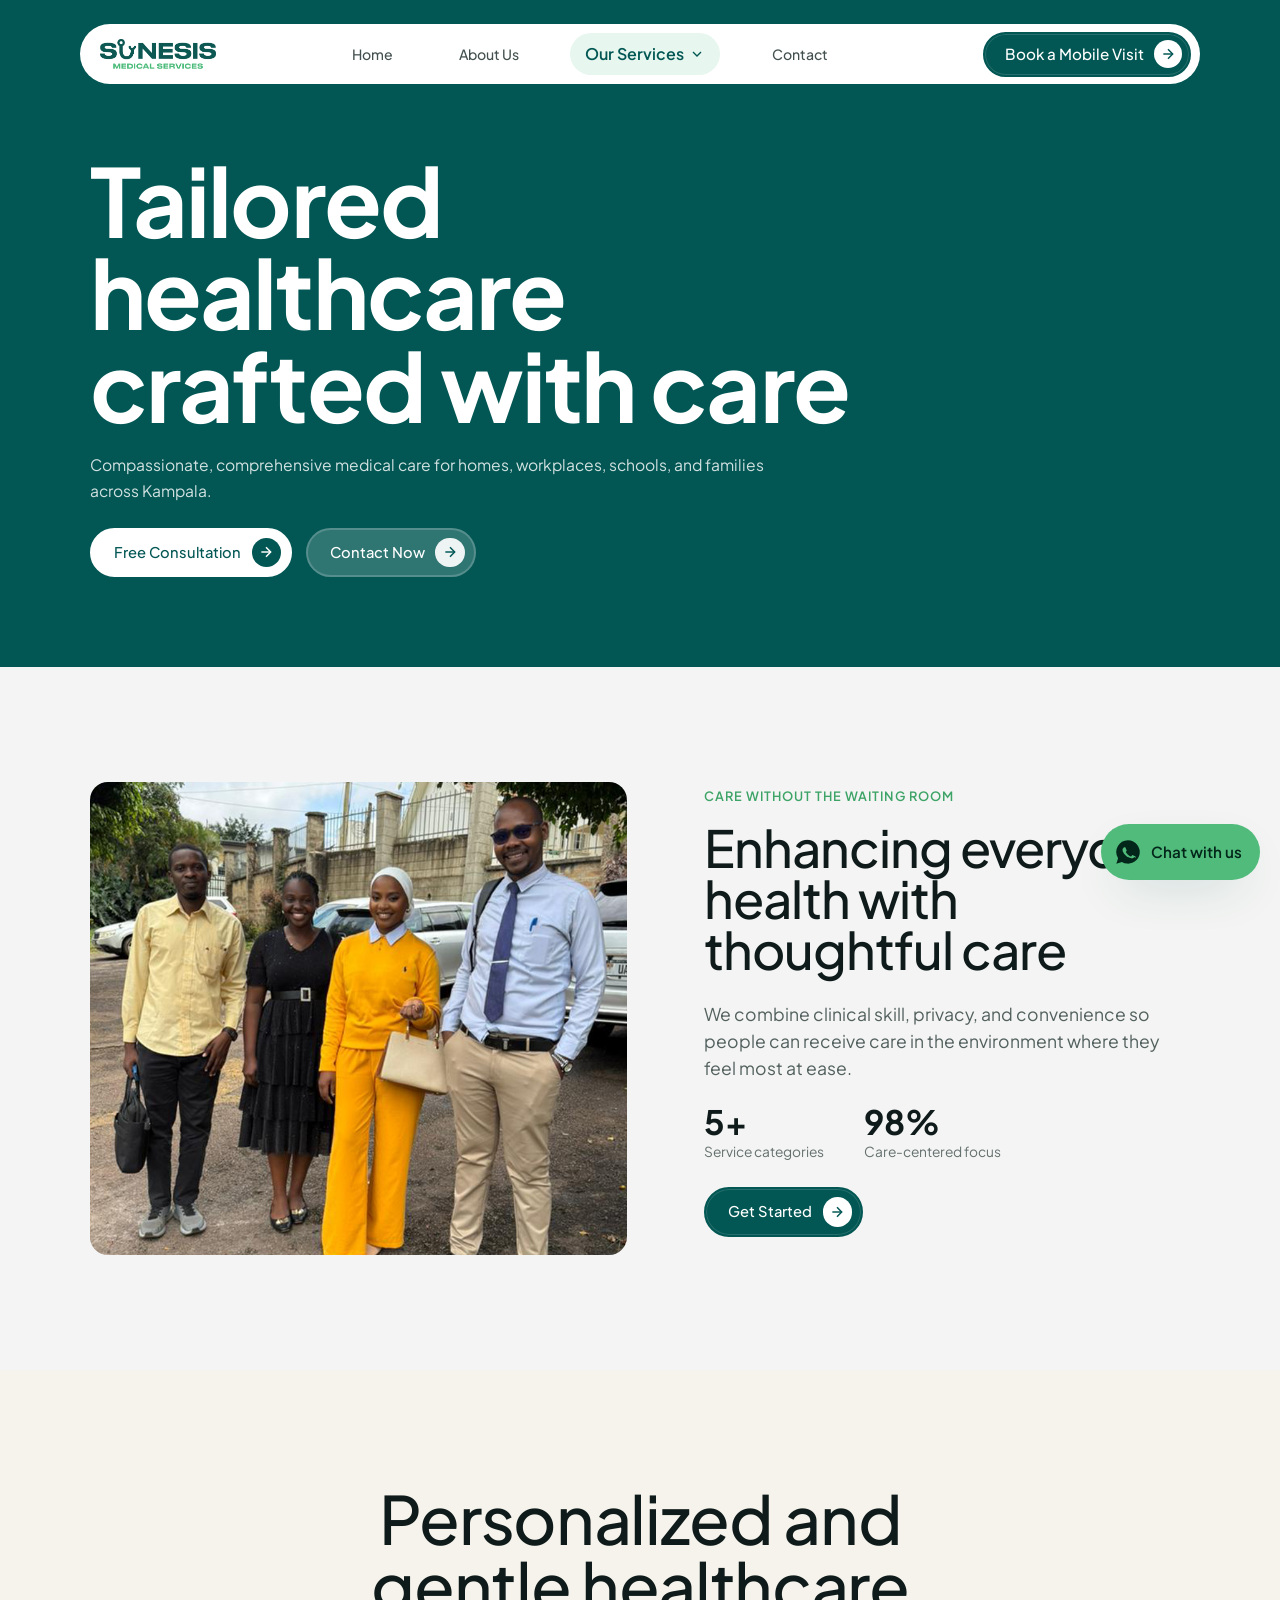
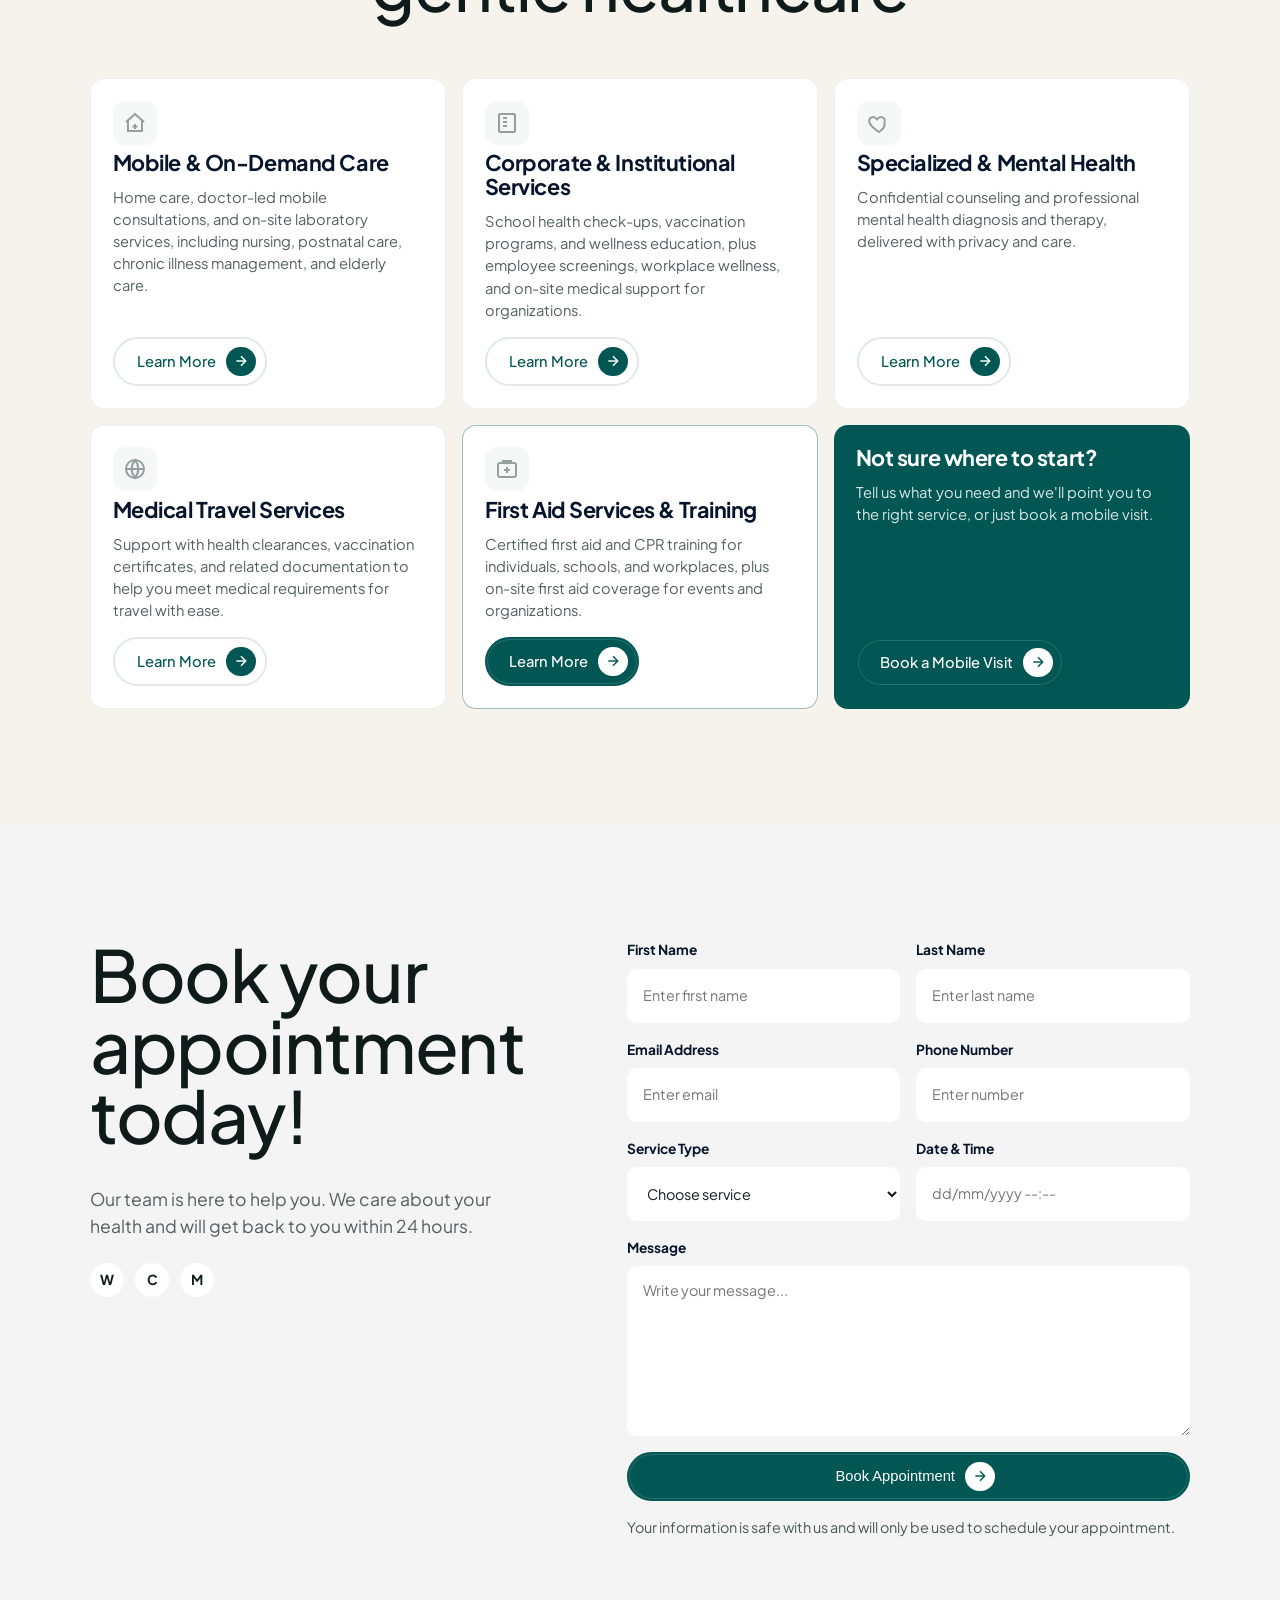
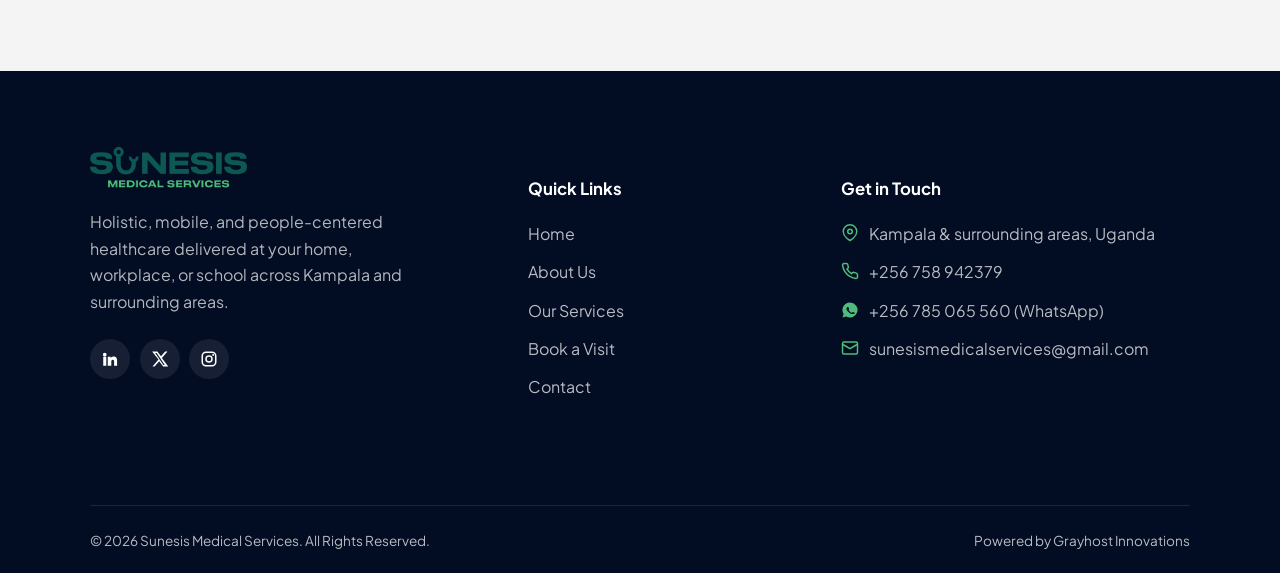
<file: services.html>
<!DOCTYPE html>
<html lang="en">
<head>
<meta charset="utf-8">
<meta name="viewport" content="width=device-width, initial-scale=1">
<title>Our Services | Mobile Healthcare, Wellness &amp; First Aid — Sunesis</title>
<meta name="description" content="Explore Sunesis Medical Services: mobile and on-demand care, corporate and institutional wellness, mental health support, medical travel documentation, and first aid training in Kampala, Uganda.">
<meta name="author" content="Sunesis Medical Services">
<link rel="preconnect" href="https://fonts.googleapis.com">
<link rel="preconnect" href="https://fonts.gstatic.com" crossorigin>
<link href="https://fonts.googleapis.com/css2?family=Fraunces:opsz,wght@9..144,400;9..144,500;9..144,600;9..144,700&family=Plus+Jakarta+Sans:wght@400;500;600;700;800&display=swap" rel="stylesheet">
<link rel="stylesheet" href="/assets/css/sunesis.css">
</head>
<body>
<nav class="nav-pill">
  <a class="brand" href="/" aria-label="Sunesis Medical Services home">
    <img src="/assets/images/logos/logo-white-bg.png" alt="Sunesis Medical Services logo">
  </a>
  <button class="nav-toggle" aria-label="Open menu" aria-expanded="false" aria-controls="primary-nav">
    <svg viewBox="0 0 24 24" fill="none" stroke="currentColor" stroke-width="2"><line x1="3" y1="6" x2="21" y2="6"/><line x1="3" y1="12" x2="21" y2="12"/><line x1="3" y1="18" x2="21" y2="18"/></svg>
  </button>
  <div class="nav" id="primary-nav">
    <div class="nav__links">
      <a href="/">Home</a>
      <a href="/about-us">About Us</a>
      <div class="nav-item has-dropdown">
      <a href="/services" aria-current="page" class="nav-item__top">Our Services <svg class="caret" viewBox="0 0 24 24" fill="none" stroke="currentColor" stroke-width="2"><polyline points="6 9 12 15 18 9"/></svg></a>
      <div class="nav-dropdown">
        <a href="/services/mobile-care">Mobile &amp; On-Demand Care</a>
        <a href="/services/corporate-health">Corporate &amp; Institutional</a>
        <a href="/services/mental-health">Specialized &amp; Mental Health</a>
        <a href="/services/medical-travel">Medical Travel Services</a>
        <a href="/services/first-aid">First Aid Services &amp; Training</a>
      </div>
    </div>
      <a href="/contact-us">Contact</a>
    </div>
    <a class="btn btn--primary" href="/appointment">Book a Mobile Visit <svg viewBox="0 0 24 24" fill="none" stroke="currentColor" stroke-width="2"><line x1="5" y1="12" x2="19" y2="12"/><polyline points="12 5 19 12 12 19"/></svg></a>
  </div>
</nav>

<section class="page-hero">
  <div class="container">
    <div>
      <h1>Tailored healthcare crafted with care</h1>
      <p>Compassionate, comprehensive medical care for homes, workplaces, schools, and families across Kampala.</p>
      <div class="btn-row">
        <a class="btn btn--white" href="/appointment">Free Consultation</a>
        <a class="btn btn--soft" href="/contact-us">Contact Now</a>
      </div>
    </div>
  </div>
</section>

<section class="section">
  <div class="container">
    <div class="split-feature">
      <img src="/assets/images/about/02_about.jpg" alt="A Sunesis clinician in a patient consultation">
      <div>
        <span class="eyebrow">Care without the waiting room</span>
        <h2>Enhancing everyday health with thoughtful care</h2>
        <p class="lead">We combine clinical skill, privacy, and convenience so people can receive care in the environment where they feel most at ease.</p>
        <div class="stat-row">
          <div><strong>5+</strong><span>Service categories</span></div>
          <div><strong>98%</strong><span>Care-centered focus</span></div>
        </div>
        <a class="btn btn--primary" href="/appointment">Get Started</a>
      </div>
    </div>
  </div>
</section>

<section class="section section--surface">
  <div class="container">
    <div class="ref-section-title">
      <h2>Personalized and gentle healthcare</h2>
    </div>
    <div class="ref-card-grid">
      <article class="ref-card reveal">
        <span class="card__icon"><svg viewBox="0 0 24 24" fill="none" stroke="currentColor" stroke-width="2"><path d="M3 11l9-8 9 8"/><path d="M5 10v10h14V10"/><line x1="12" y1="13" x2="12" y2="18"/><line x1="9.5" y1="15.5" x2="14.5" y2="15.5"/></svg></span>
        <h4>Mobile &amp; On-Demand Care</h4>
        <p>Home care, doctor-led mobile consultations, and on-site laboratory services, including nursing, postnatal care, chronic illness management, and elderly care.</p>
        <a class="btn btn--ghost" href="/services/mobile-care">Learn More</a>
      </article>
      <article class="ref-card reveal">
        <span class="card__icon"><svg viewBox="0 0 24 24" fill="none" stroke="currentColor" stroke-width="2"><rect x="4" y="3" width="16" height="18" rx="1"/><line x1="8" y1="7" x2="12" y2="7"/><line x1="8" y1="11" x2="12" y2="11"/><line x1="8" y1="15" x2="12" y2="15"/></svg></span>
        <h4>Corporate &amp; Institutional Services</h4>
        <p>School health check-ups, vaccination programs, and wellness education, plus employee screenings, workplace wellness, and on-site medical support for organizations.</p>
        <a class="btn btn--ghost" href="/services/corporate-health">Learn More</a>
      </article>
      <article class="ref-card reveal">
        <span class="card__icon"><svg viewBox="0 0 24 24" fill="none" stroke="currentColor" stroke-width="2"><path d="M12 21s-7-4.4-9.3-8.7C1.2 9.4 2.8 6 6 6c2 0 3.2 1.2 4 2.3C10.8 7.2 12 6 14 6c3.2 0 4.8 3.4 3.3 6.3C19 16.6 12 21 12 21z"/></svg></span>
        <h4>Specialized &amp; Mental Health</h4>
        <p>Confidential counseling and professional mental health diagnosis and therapy, delivered with privacy and care.</p>
        <a class="btn btn--ghost" href="/services/mental-health">Learn More</a>
      </article>
      <article class="ref-card reveal">
        <span class="card__icon"><svg viewBox="0 0 24 24" fill="none" stroke="currentColor" stroke-width="2"><circle cx="12" cy="12" r="9"/><path d="M3 12h18"/><path d="M12 3a14 14 0 0 1 0 18 14 14 0 0 1 0-18z"/></svg></span>
        <h4>Medical Travel Services</h4>
        <p>Support with health clearances, vaccination certificates, and related documentation to help you meet medical requirements for travel with ease.</p>
        <a class="btn btn--ghost" href="/services/medical-travel">Learn More</a>
      </article>
      <article class="ref-card reveal is-featured">
        <span class="card__icon"><svg viewBox="0 0 24 24" fill="none" stroke="currentColor" stroke-width="2"><rect x="3" y="6" width="18" height="14" rx="2"/><path d="M8 6V4h8v2"/><line x1="12" y1="10" x2="12" y2="16"/><line x1="9" y1="13" x2="15" y2="13"/></svg></span>
        <h4>First Aid Services &amp; Training</h4>
        <p>Certified first aid and CPR training for individuals, schools, and workplaces, plus on-site first aid coverage for events and organizations.</p>
        <a class="btn btn--primary" href="/services/first-aid">Learn More</a>
      </article>
      <div class="ref-card" style="justify-content:center;background:var(--teal);color:#fff;border:0;">
        <h4 style="color:#fff">Not sure where to start?</h4>
        <p style="color:rgba(255,255,255,.85)">Tell us what you need and we'll point you to the right service, or just book a mobile visit.</p>
        <a class="btn btn--primary" href="/appointment">Book a Mobile Visit</a>
      </div>
    </div>
  </div>
</section>

<section class="section booking-section">
  <div class="container">
    <div class="booking-grid">
      <div class="booking-copy">
        <h2>Book your appointment today!</h2>
        <p class="lead">Our team is here to help you. We care about your health and will get back to you within 24 hours.</p>
        <div class="social-row">
          <a href="https://wa.me/256785065560" aria-label="WhatsApp">W</a>
          <a href="tel:+256758942379" aria-label="Call">C</a>
          <a href="mailto:sunesismedicalservices@gmail.com" aria-label="Email">M</a>
        </div>
      </div>
      <form class="contact-form-panel booking-form" data-wa data-wa-intro="Hello Sunesis, I would like to book an appointment.">
        <div class="field-row">
          <div class="field"><label for="s-first">First Name</label><input id="s-first" name="first_name" data-label="First Name" placeholder="Enter first name" required></div>
          <div class="field"><label for="s-last">Last Name</label><input id="s-last" name="last_name" data-label="Last Name" placeholder="Enter last name"></div>
        </div>
        <div class="field-row">
          <div class="field"><label for="s-email">Email Address</label><input id="s-email" type="email" name="email" data-label="Email" placeholder="Enter email"></div>
          <div class="field"><label for="s-phone">Phone Number</label><input id="s-phone" type="tel" name="phone" data-label="Phone" placeholder="Enter number" required></div>
        </div>
        <div class="field-row">
          <div class="field"><label for="s-service">Service Type</label><select id="s-service" name="service" data-label="Service"><option value="">Choose service</option><option>Mobile Care</option><option>Corporate Health</option><option>Mental Health</option><option>First Aid Training</option></select></div>
          <div class="field"><label for="s-date">Date &amp; Time</label><input id="s-date" name="date_time" data-label="Date and Time" placeholder="dd/mm/yyyy --:--"></div>
        </div>
        <div class="field"><label for="s-message">Message</label><textarea id="s-message" name="message" data-label="Message" placeholder="Write your message..."></textarea></div>
        <button class="btn btn--primary" type="submit">Book Appointment</button>
        <p class="form-note" style="margin-top:.9rem">Your information is safe with us and will only be used to schedule your appointment.</p>
      </form>
    </div>
  </div>
</section>

<footer class="site-footer">
  <div class="container">
    <div class="foot-grid">
      <div class="foot-brand-col">
        <a class="foot-brand brand" href="/"><img src="/assets/images/logos/logo-white-bg.png" alt="Sunesis Medical Services logo"></a>
        <p>Holistic, mobile, and people-centered healthcare delivered at your home, workplace, or school across Kampala and surrounding areas.</p>
        <!-- NEEDS CLIENT INPUT: real social profile URLs -->
        <div class="foot-social">
          <a href="#" aria-label="Sunesis on LinkedIn"><svg viewBox="0 0 24 24" fill="currentColor"><path d="M4.98 3.5a2.5 2.5 0 1 1 0 5 2.5 2.5 0 0 1 0-5zM3 9h4v12H3zM9 9h3.8v1.7h.05c.53-1 1.84-2.06 3.8-2.06 4.06 0 4.81 2.67 4.81 6.14V21h-4v-5.2c0-1.24-.02-2.84-1.73-2.84-1.73 0-2 1.35-2 2.75V21H9z"/></svg></a>
          <a href="#" aria-label="Sunesis on X"><svg viewBox="0 0 24 24" fill="currentColor"><path d="M18.9 2H22l-7.5 8.6L23 22h-6.8l-5.3-6.9L4.8 22H2l8-9.2L1.5 2h7l4.8 6.3L18.9 2zm-2.4 18h1.9L7.6 4H5.6z"/></svg></a>
          <a href="#" aria-label="Sunesis on Instagram"><svg viewBox="0 0 24 24" fill="none" stroke="currentColor" stroke-width="2"><rect x="3" y="3" width="18" height="18" rx="5"/><circle cx="12" cy="12" r="4"/><circle cx="17.5" cy="6.5" r="1.3" fill="currentColor" stroke="none"/></svg></a>
        </div>
      </div>
      <div class="foot-col">
        <h5>Quick Links</h5>
        <ul>
          <li><a href="/">Home</a></li>
          <li><a href="/about-us">About Us</a></li>
          <li><a href="/services">Our Services</a></li>
          <li><a href="/appointment">Book a Visit</a></li>
          <li><a href="/contact-us">Contact</a></li>
        </ul>
      </div>
      <div class="foot-col">
        <h5>Get in Touch</h5>
        <ul class="foot-contact">
          <li><svg viewBox="0 0 24 24" fill="none" stroke="currentColor" stroke-width="2"><path d="M21 10c0 7-9 12-9 12s-9-5-9-12a9 9 0 0 1 18 0z"/><circle cx="12" cy="10" r="3"/></svg><span>Kampala &amp; surrounding areas, Uganda</span></li>
          <li><svg viewBox="0 0 24 24" fill="none" stroke="currentColor" stroke-width="2"><path d="M22 16.92v3a2 2 0 0 1-2.2 2 19.8 19.8 0 0 1-8.6-3.1 19.5 19.5 0 0 1-6-6 19.8 19.8 0 0 1-3.1-8.6A2 2 0 0 1 4.1 2h3a2 2 0 0 1 2 1.7c.1.9.3 1.8.6 2.6a2 2 0 0 1-.5 2.1L8 9.6a16 16 0 0 0 6 6l1.2-1.2a2 2 0 0 1 2.1-.5c.8.3 1.7.5 2.6.6a2 2 0 0 1 1.7 2z"/></svg><a href="tel:+256758942379">+256 758 942379</a></li>
          <li><svg viewBox="0 0 24 24" fill="currentColor"><path d="M12 2a10 10 0 0 0-8.5 15.3L2 22l4.8-1.5A10 10 0 1 0 12 2zm5.3 14.2c-.2.6-1.3 1.2-1.8 1.2-.5.1-1 .1-3-.8-2.5-1-4.1-3.6-4.2-3.8-.1-.2-1-1.3-1-2.5s.6-1.8.9-2c.2-.3.5-.3.7-.3h.5c.2 0 .4 0 .6.5l.8 1.9c.1.2.1.4 0 .5l-.4.6c-.2.2-.3.4-.1.7.2.3.8 1.3 1.7 2.1 1.2 1 2 1.3 2.3 1.5.2.1.4.1.6-.1l.7-.9c.2-.2.4-.2.6-.1l1.8.9c.2.1.4.2.5.3.1.2.1.7-.1 1.3z"/></svg><a href="https://wa.me/256785065560" target="_blank" rel="noopener">+256 785 065 560 (WhatsApp)</a></li>
          <li><svg viewBox="0 0 24 24" fill="none" stroke="currentColor" stroke-width="2"><rect x="2" y="4" width="20" height="16" rx="2"/><path d="m22 7-10 6L2 7"/></svg><a href="mailto:sunesismedicalservices@gmail.com">sunesismedicalservices@gmail.com</a></li>
        </ul>
      </div>
    </div>
    <div class="colophon">
      <span>&copy; <span data-year>2026</span> Sunesis Medical Services. All Rights Reserved.</span>
      <span>Powered by <a href="https://grayhost.dev" target="_blank" rel="noopener">Grayhost Innovations</a></span>
    </div>
  </div>
</footer>
<a class="wa-fab" href="https://wa.me/256785065560?text=Hi%2C%20I%27d%20like%20to%20chat%20with%20Sunesis" target="_blank" rel="noopener" aria-label="Chat with us on WhatsApp">
  <svg viewBox="0 0 24 24" fill="currentColor"><path d="M12 2a10 10 0 0 0-8.5 15.3L2 22l4.8-1.5A10 10 0 1 0 12 2zm5.3 14.2c-.2.6-1.3 1.2-1.8 1.2-.5.1-1 .1-3-.8-2.5-1-4.1-3.6-4.2-3.8-.1-.2-1-1.3-1-2.5s.6-1.8.9-2c.2-.3.5-.3.7-.3h.5c.2 0 .4 0 .6.5l.8 1.9c.1.2.1.4 0 .5l-.4.6c-.2.2-.3.4-.1.7.2.3.8 1.3 1.7 2.1 1.2 1 2 1.3 2.3 1.5.2.1.4.1.6-.1l.7-.9c.2-.2.4-.2.6-.1l1.8.9c.2.1.4.2.5.3.1.2.1.7-.1 1.3z"/></svg>
  <span class="wa-fab__label">Chat with us</span>
</a>
<button class="scroll-top" aria-label="Scroll to top">
  <svg viewBox="0 0 24 24" fill="none" stroke="currentColor" stroke-width="2"><polyline points="18 15 12 9 6 15"/></svg>
</button>
<script src="/assets/js/sunesis.js" defer></script>
</body>
</html>
</file>
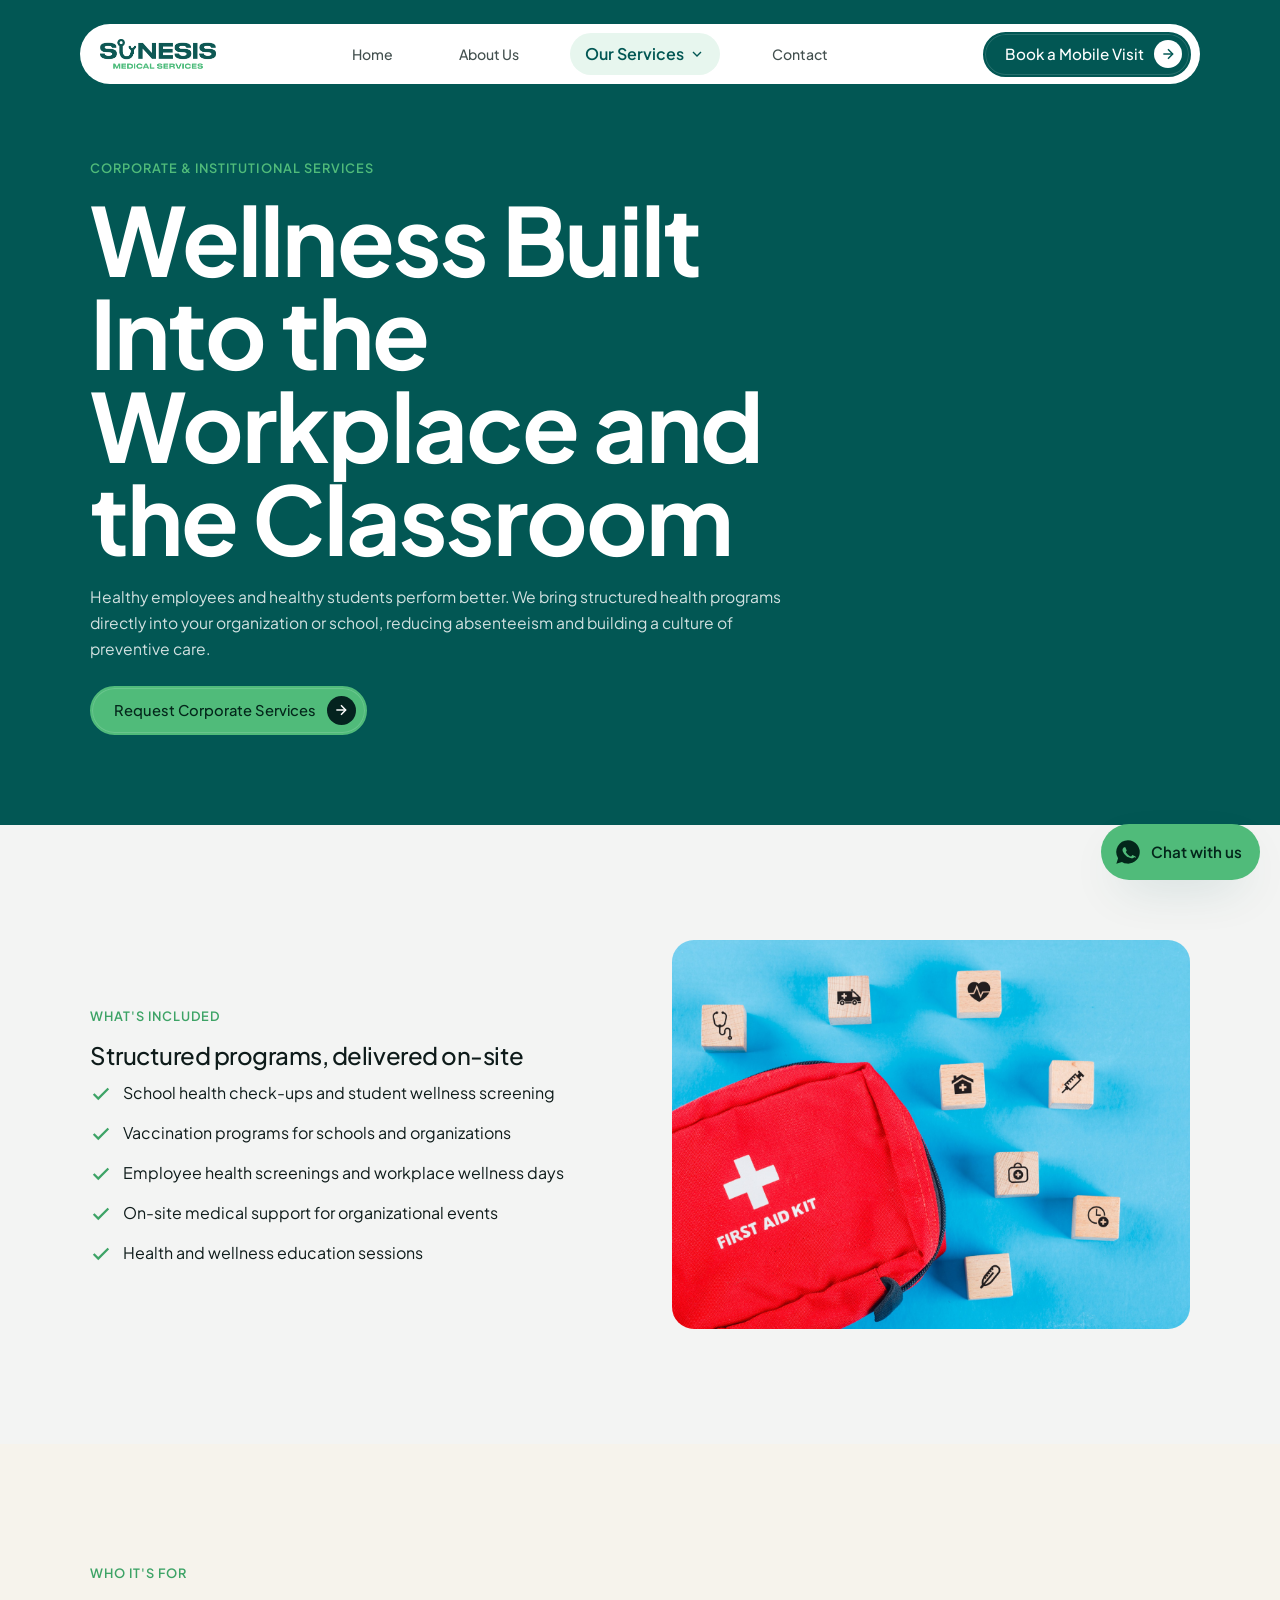
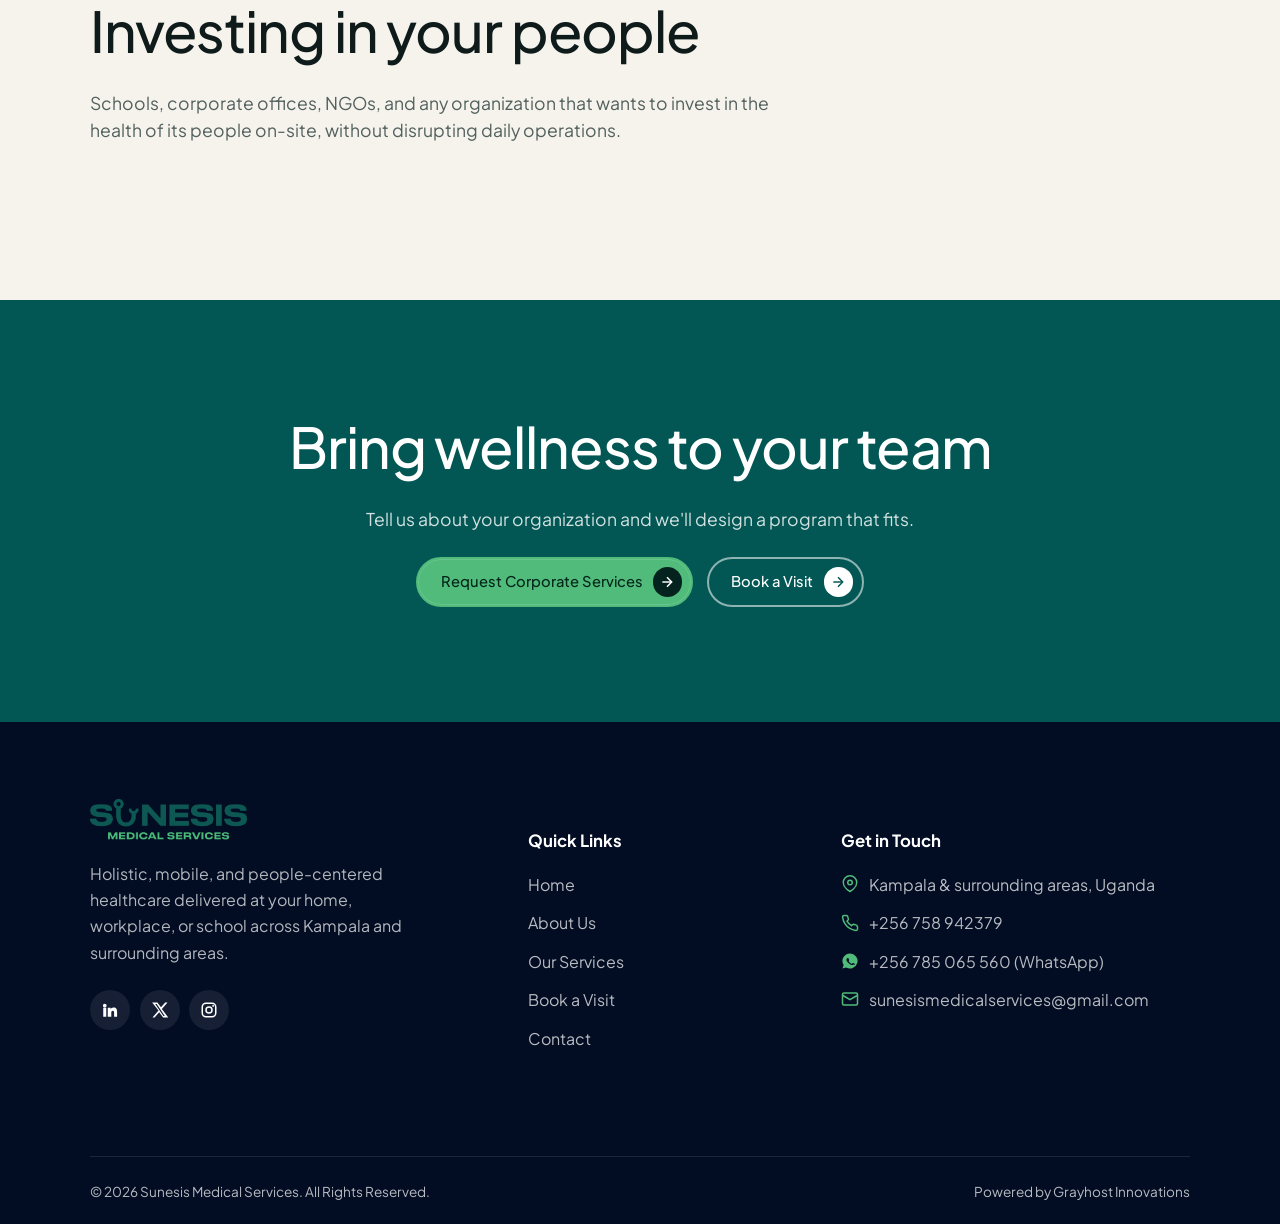
<file: services/corporate-health.html>
<!DOCTYPE html>
<html lang="en">
<head>
<meta charset="utf-8">
<meta name="viewport" content="width=device-width, initial-scale=1">
<title>Corporate Health Screening &amp; School Wellness Uganda | Sunesis</title>
<meta name="description" content="On-site corporate health screening in Uganda and school health programs in Kampala — employee wellness days, vaccination programs, student check-ups, and event medical support from Sunesis.">
<meta name="author" content="Sunesis Medical Services">
<link rel="preconnect" href="https://fonts.googleapis.com">
<link rel="preconnect" href="https://fonts.gstatic.com" crossorigin>
<link href="https://fonts.googleapis.com/css2?family=Fraunces:opsz,wght@9..144,400;9..144,500;9..144,600;9..144,700&family=Plus+Jakarta+Sans:wght@400;500;600;700;800&display=swap" rel="stylesheet">
<link rel="stylesheet" href="/assets/css/sunesis.css">
</head>
<body>
<nav class="nav-pill">
  <a class="brand" href="/" aria-label="Sunesis Medical Services home">
    <img src="/assets/images/logos/logo-white-bg.png" alt="Sunesis Medical Services logo">
  </a>
  <button class="nav-toggle" aria-label="Open menu" aria-expanded="false" aria-controls="primary-nav">
    <svg viewBox="0 0 24 24" fill="none" stroke="currentColor" stroke-width="2"><line x1="3" y1="6" x2="21" y2="6"/><line x1="3" y1="12" x2="21" y2="12"/><line x1="3" y1="18" x2="21" y2="18"/></svg>
  </button>
  <div class="nav" id="primary-nav">
    <div class="nav__links"><a href="/">Home</a>
    <a href="/about-us">About Us</a>
    <div class="nav-item has-dropdown">
      <a href="/services" aria-current="page" class="nav-item__top">Our Services <svg class="caret" viewBox="0 0 24 24" fill="none" stroke="currentColor" stroke-width="2"><polyline points="6 9 12 15 18 9"/></svg></a>
      <div class="nav-dropdown">
        <a href="/services/mobile-care">Mobile &amp; On-Demand Care</a>
        <a href="/services/corporate-health">Corporate &amp; Institutional</a>
        <a href="/services/mental-health">Specialized &amp; Mental Health</a>
        <a href="/services/medical-travel">Medical Travel Services</a>
        <a href="/services/first-aid">First Aid Services &amp; Training</a>
      </div>
    </div>
    <a href="/contact-us">Contact</a></div>
    <a class="btn btn--primary" href="/appointment">Book a Mobile Visit <svg viewBox="0 0 24 24" fill="none" stroke="currentColor" stroke-width="2"><line x1="5" y1="12" x2="19" y2="12"/><polyline points="12 5 19 12 12 19"/></svg></a>
  </div>
</nav>

<section class="page-hero">
  <div class="container">
    <span class="eyebrow">Corporate &amp; Institutional Services</span>
    <h1>Wellness Built Into the Workplace and the Classroom</h1>
    <p>Healthy employees and healthy students perform better. We bring structured health programs directly into your organization or school, reducing absenteeism and building a culture of preventive care.</p>
    <div class="btn-row"><a class="btn btn--primary" href="/contact-us">Request Corporate Services</a></div>
  </div>
</section>

<section class="section">
  <div class="container">
    <div class="split">
      <div>
        <span class="eyebrow">What's Included</span>
        <h2>Structured programs, delivered on-site</h2>
        <ul class="checklist">
          <li><svg viewBox="0 0 24 24" fill="none" stroke="currentColor" stroke-width="2.5"><polyline points="20 6 9 17 4 12"/></svg> School health check-ups and student wellness screening</li>
          <li><svg viewBox="0 0 24 24" fill="none" stroke="currentColor" stroke-width="2.5"><polyline points="20 6 9 17 4 12"/></svg> Vaccination programs for schools and organizations</li>
          <li><svg viewBox="0 0 24 24" fill="none" stroke="currentColor" stroke-width="2.5"><polyline points="20 6 9 17 4 12"/></svg> Employee health screenings and workplace wellness days</li>
          <li><svg viewBox="0 0 24 24" fill="none" stroke="currentColor" stroke-width="2.5"><polyline points="20 6 9 17 4 12"/></svg> On-site medical support for organizational events</li>
          <li><svg viewBox="0 0 24 24" fill="none" stroke="currentColor" stroke-width="2.5"><polyline points="20 6 9 17 4 12"/></svg> Health and wellness education sessions</li>
        </ul>
      </div>
      <img class="imgslot" src="/assets/images/first-aid-service.jpg" alt="A Sunesis team running an on-site corporate health screening for staff in Kampala">
    </div>
  </div>
</section>

<section class="section section--surface">
  <div class="container">
    <div class="sec-head">
      <span class="eyebrow">Who It's For</span>
      <h2>Investing in your people</h2>
      <p class="lead">Schools, corporate offices, NGOs, and any organization that wants to invest in the health of its people on-site, without disrupting daily operations.</p>
    </div>
  </div>
</section>

<section class="section section--teal">
  <div class="container">
    <div class="sec-head sec-head--center" style="margin-bottom:1.5rem">
      <h2>Bring wellness to your team</h2>
      <p class="lead">Tell us about your organization and we'll design a program that fits.</p>
    </div>
    <div class="btn-row" style="justify-content:center">
      <a class="btn btn--primary" href="/contact-us">Request Corporate Services</a>
      <a class="btn btn--ghost" href="/appointment">Book a Visit</a>
    </div>
  </div>
</section>

<footer class="site-footer">
  <div class="container">
    <div class="foot-grid">
      <div class="foot-brand-col">
        <a class="foot-brand brand" href="/"><img src="/assets/images/logos/logo-white-bg.png" alt="Sunesis Medical Services logo"></a>
        <p>Holistic, mobile, and people-centered healthcare delivered at your home, workplace, or school across Kampala and surrounding areas.</p>
        <!-- NEEDS CLIENT INPUT: real social profile URLs -->
        <div class="foot-social">
          <a href="#" aria-label="Sunesis on LinkedIn"><svg viewBox="0 0 24 24" fill="currentColor"><path d="M4.98 3.5a2.5 2.5 0 1 1 0 5 2.5 2.5 0 0 1 0-5zM3 9h4v12H3zM9 9h3.8v1.7h.05c.53-1 1.84-2.06 3.8-2.06 4.06 0 4.81 2.67 4.81 6.14V21h-4v-5.2c0-1.24-.02-2.84-1.73-2.84-1.73 0-2 1.35-2 2.75V21H9z"/></svg></a>
          <a href="#" aria-label="Sunesis on X"><svg viewBox="0 0 24 24" fill="currentColor"><path d="M18.9 2H22l-7.5 8.6L23 22h-6.8l-5.3-6.9L4.8 22H2l8-9.2L1.5 2h7l4.8 6.3L18.9 2zm-2.4 18h1.9L7.6 4H5.6z"/></svg></a>
          <a href="#" aria-label="Sunesis on Instagram"><svg viewBox="0 0 24 24" fill="none" stroke="currentColor" stroke-width="2"><rect x="3" y="3" width="18" height="18" rx="5"/><circle cx="12" cy="12" r="4"/><circle cx="17.5" cy="6.5" r="1.3" fill="currentColor" stroke="none"/></svg></a>
        </div>
      </div>
      <div class="foot-col">
        <h5>Quick Links</h5>
        <ul>
          <li><a href="/">Home</a></li>
          <li><a href="/about-us">About Us</a></li>
          <li><a href="/services">Our Services</a></li>
          <li><a href="/appointment">Book a Visit</a></li>
          <li><a href="/contact-us">Contact</a></li>
        </ul>
      </div>
      <div class="foot-col">
        <h5>Get in Touch</h5>
        <ul class="foot-contact">
          <li><svg viewBox="0 0 24 24" fill="none" stroke="currentColor" stroke-width="2"><path d="M21 10c0 7-9 12-9 12s-9-5-9-12a9 9 0 0 1 18 0z"/><circle cx="12" cy="10" r="3"/></svg><span>Kampala &amp; surrounding areas, Uganda</span></li>
          <li><svg viewBox="0 0 24 24" fill="none" stroke="currentColor" stroke-width="2"><path d="M22 16.92v3a2 2 0 0 1-2.2 2 19.8 19.8 0 0 1-8.6-3.1 19.5 19.5 0 0 1-6-6 19.8 19.8 0 0 1-3.1-8.6A2 2 0 0 1 4.1 2h3a2 2 0 0 1 2 1.7c.1.9.3 1.8.6 2.6a2 2 0 0 1-.5 2.1L8 9.6a16 16 0 0 0 6 6l1.2-1.2a2 2 0 0 1 2.1-.5c.8.3 1.7.5 2.6.6a2 2 0 0 1 1.7 2z"/></svg><a href="tel:+256758942379">+256 758 942379</a></li>
          <li><svg viewBox="0 0 24 24" fill="currentColor"><path d="M12 2a10 10 0 0 0-8.5 15.3L2 22l4.8-1.5A10 10 0 1 0 12 2zm5.3 14.2c-.2.6-1.3 1.2-1.8 1.2-.5.1-1 .1-3-.8-2.5-1-4.1-3.6-4.2-3.8-.1-.2-1-1.3-1-2.5s.6-1.8.9-2c.2-.3.5-.3.7-.3h.5c.2 0 .4 0 .6.5l.8 1.9c.1.2.1.4 0 .5l-.4.6c-.2.2-.3.4-.1.7.2.3.8 1.3 1.7 2.1 1.2 1 2 1.3 2.3 1.5.2.1.4.1.6-.1l.7-.9c.2-.2.4-.2.6-.1l1.8.9c.2.1.4.2.5.3.1.2.1.7-.1 1.3z"/></svg><a href="https://wa.me/256785065560" target="_blank" rel="noopener">+256 785 065 560 (WhatsApp)</a></li>
          <li><svg viewBox="0 0 24 24" fill="none" stroke="currentColor" stroke-width="2"><rect x="2" y="4" width="20" height="16" rx="2"/><path d="m22 7-10 6L2 7"/></svg><a href="mailto:sunesismedicalservices@gmail.com">sunesismedicalservices@gmail.com</a></li>
        </ul>
      </div>
    </div>
    <div class="colophon">
      <span>&copy; <span data-year>2026</span> Sunesis Medical Services. All Rights Reserved.</span>
      <span>Powered by <a href="https://grayhost.dev" target="_blank" rel="noopener">Grayhost Innovations</a></span>
    </div>
  </div>
</footer>
<a class="wa-fab" href="https://wa.me/256785065560?text=Hi%2C%20I%27d%20like%20to%20chat%20with%20Sunesis" target="_blank" rel="noopener" aria-label="Chat with us on WhatsApp">
  <svg viewBox="0 0 24 24" fill="currentColor"><path d="M12 2a10 10 0 0 0-8.5 15.3L2 22l4.8-1.5A10 10 0 1 0 12 2zm5.3 14.2c-.2.6-1.3 1.2-1.8 1.2-.5.1-1 .1-3-.8-2.5-1-4.1-3.6-4.2-3.8-.1-.2-1-1.3-1-2.5s.6-1.8.9-2c.2-.3.5-.3.7-.3h.5c.2 0 .4 0 .6.5l.8 1.9c.1.2.1.4 0 .5l-.4.6c-.2.2-.3.4-.1.7.2.3.8 1.3 1.7 2.1 1.2 1 2 1.3 2.3 1.5.2.1.4.1.6-.1l.7-.9c.2-.2.4-.2.6-.1l1.8.9c.2.1.4.2.5.3.1.2.1.7-.1 1.3z"/></svg>
  <span class="wa-fab__label">Chat with us</span>
</a>
<button class="scroll-top" aria-label="Scroll to top">
  <svg viewBox="0 0 24 24" fill="none" stroke="currentColor" stroke-width="2"><polyline points="18 15 12 9 6 15"/></svg>
</button>
<script src="/assets/js/sunesis.js" defer></script>
</body>
</html>
</file>
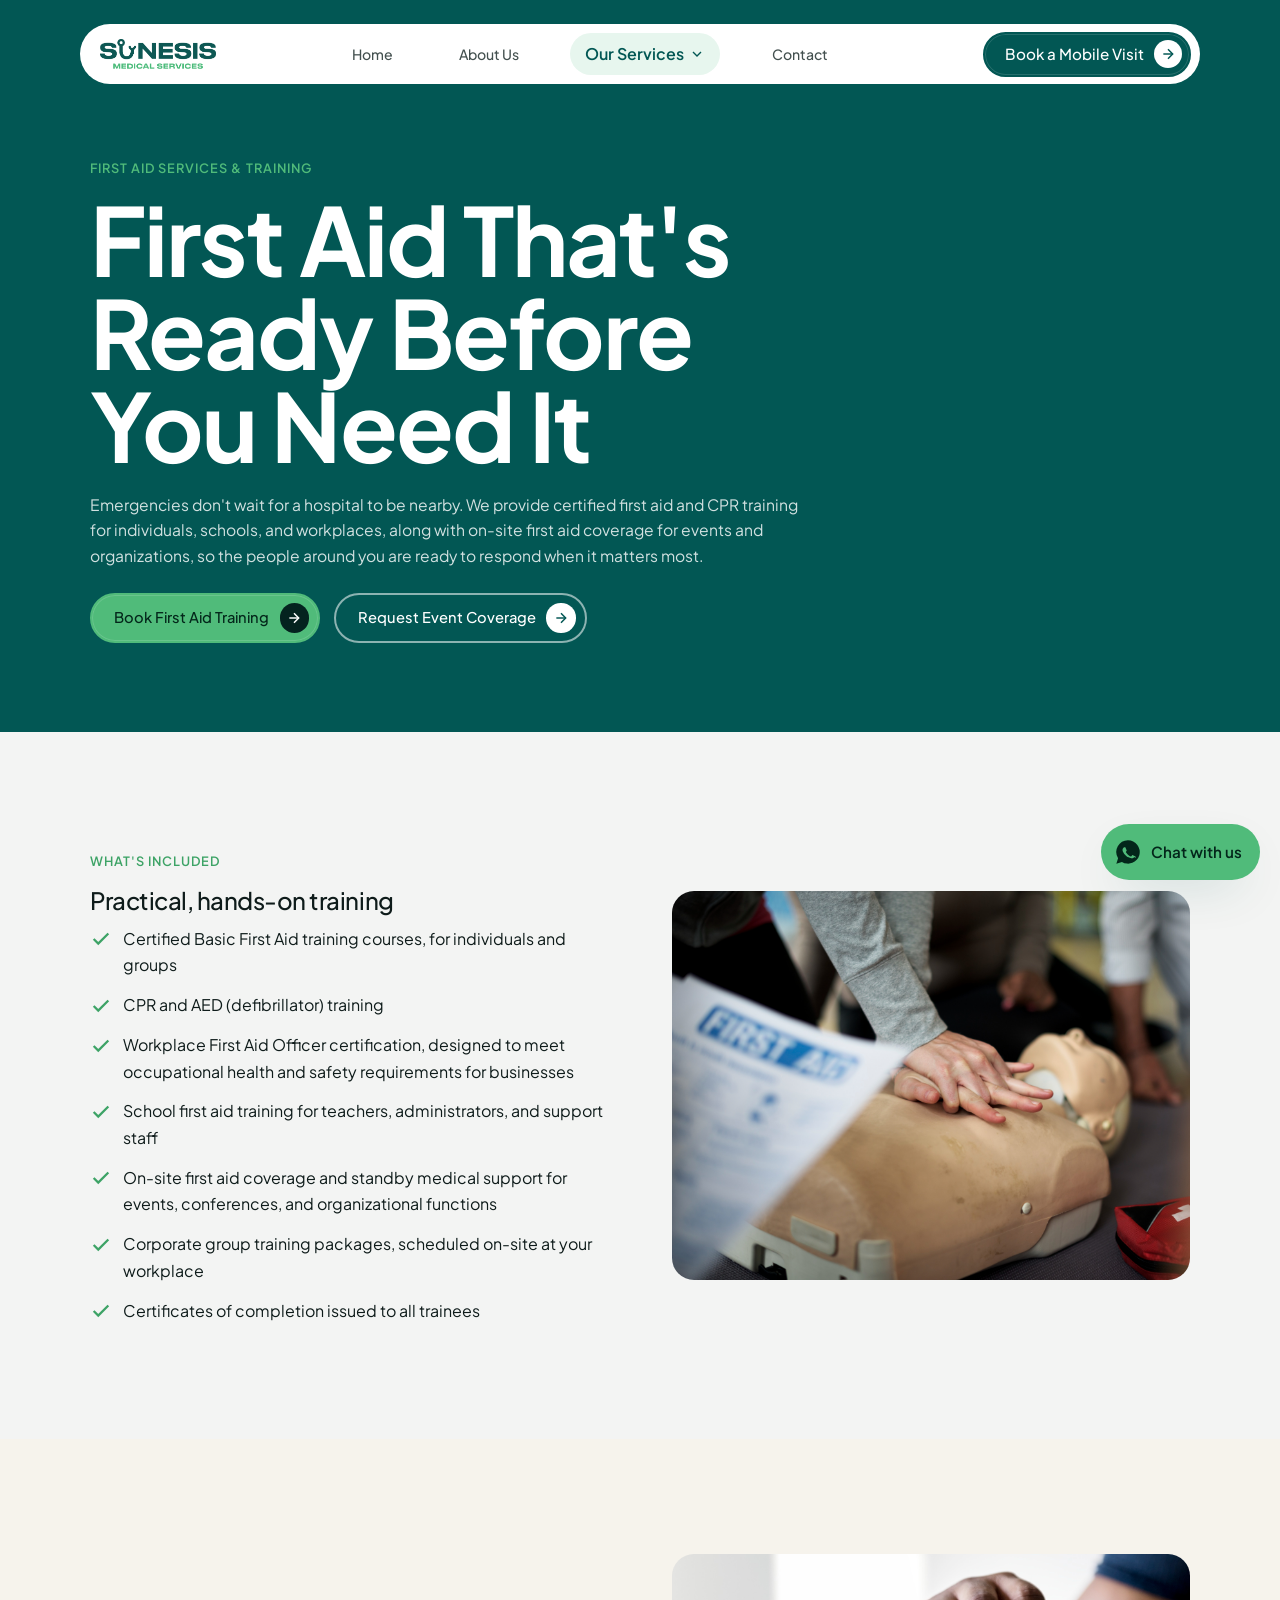
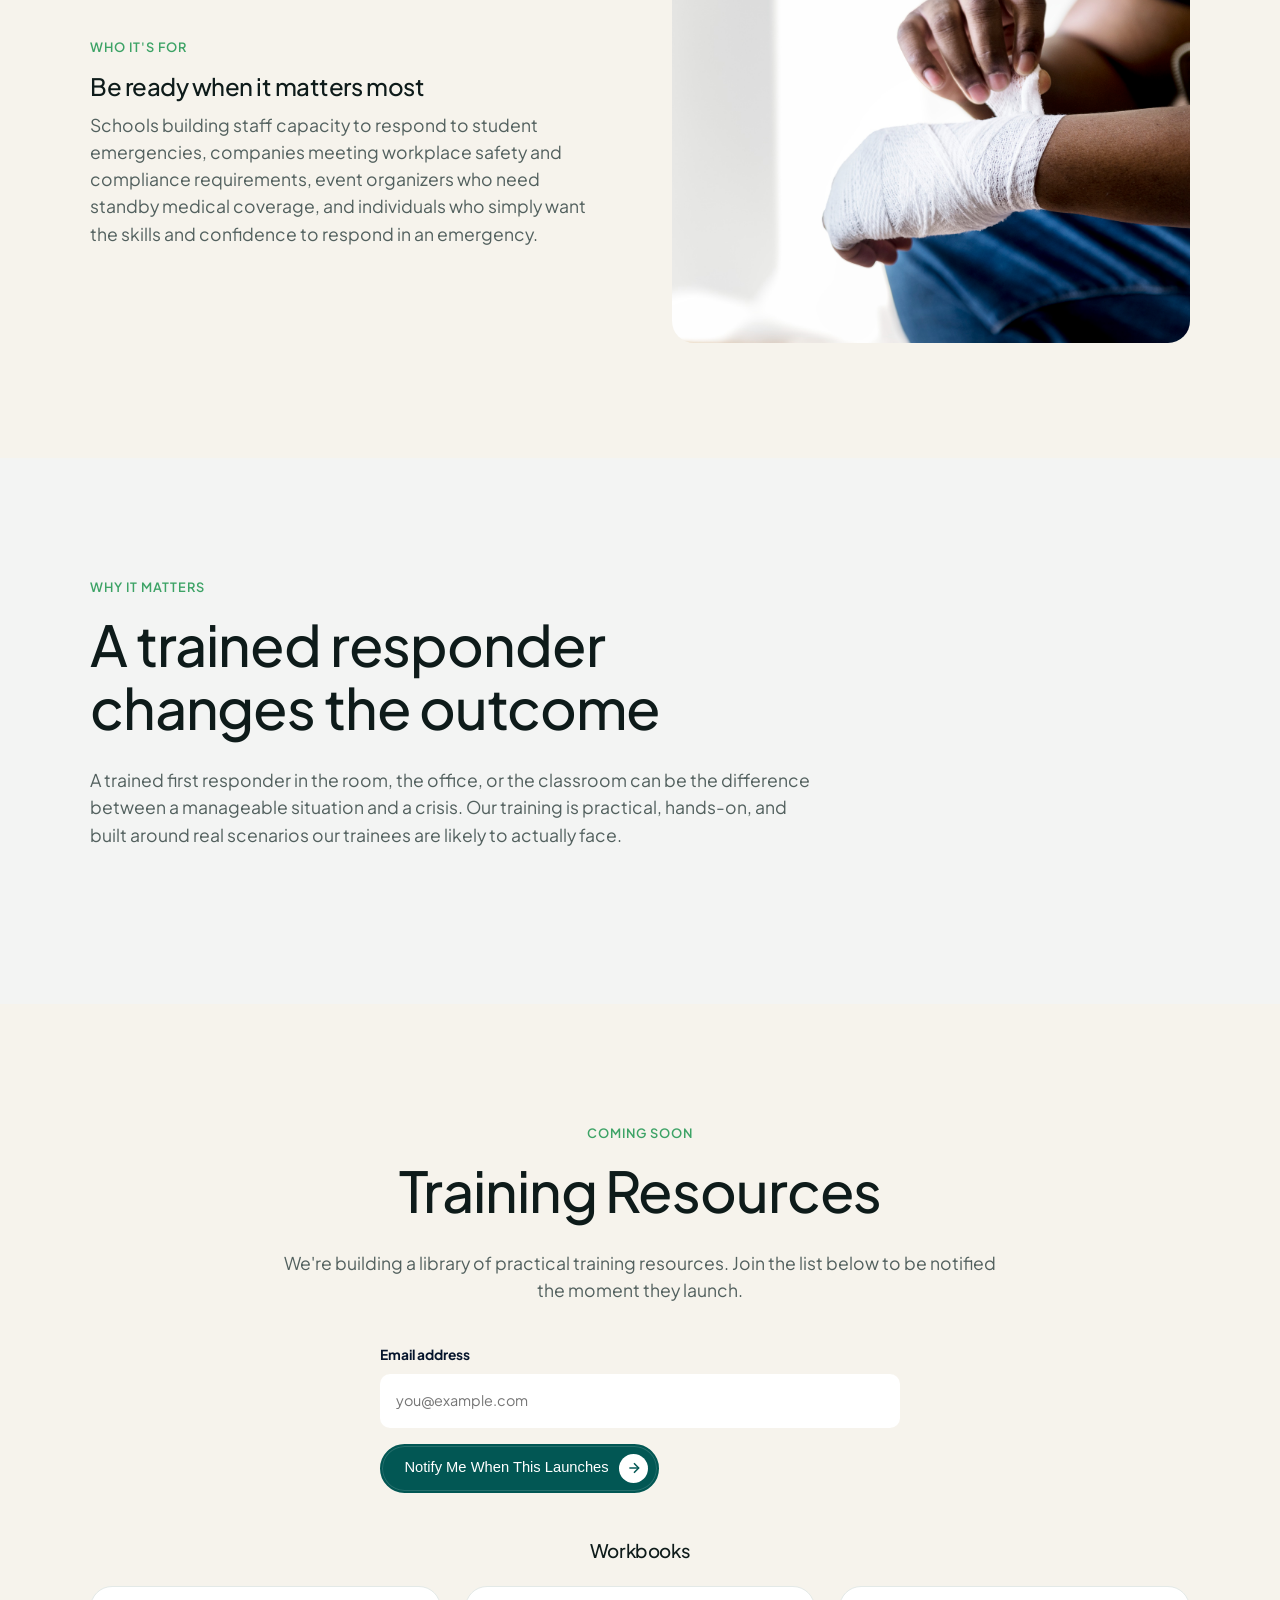
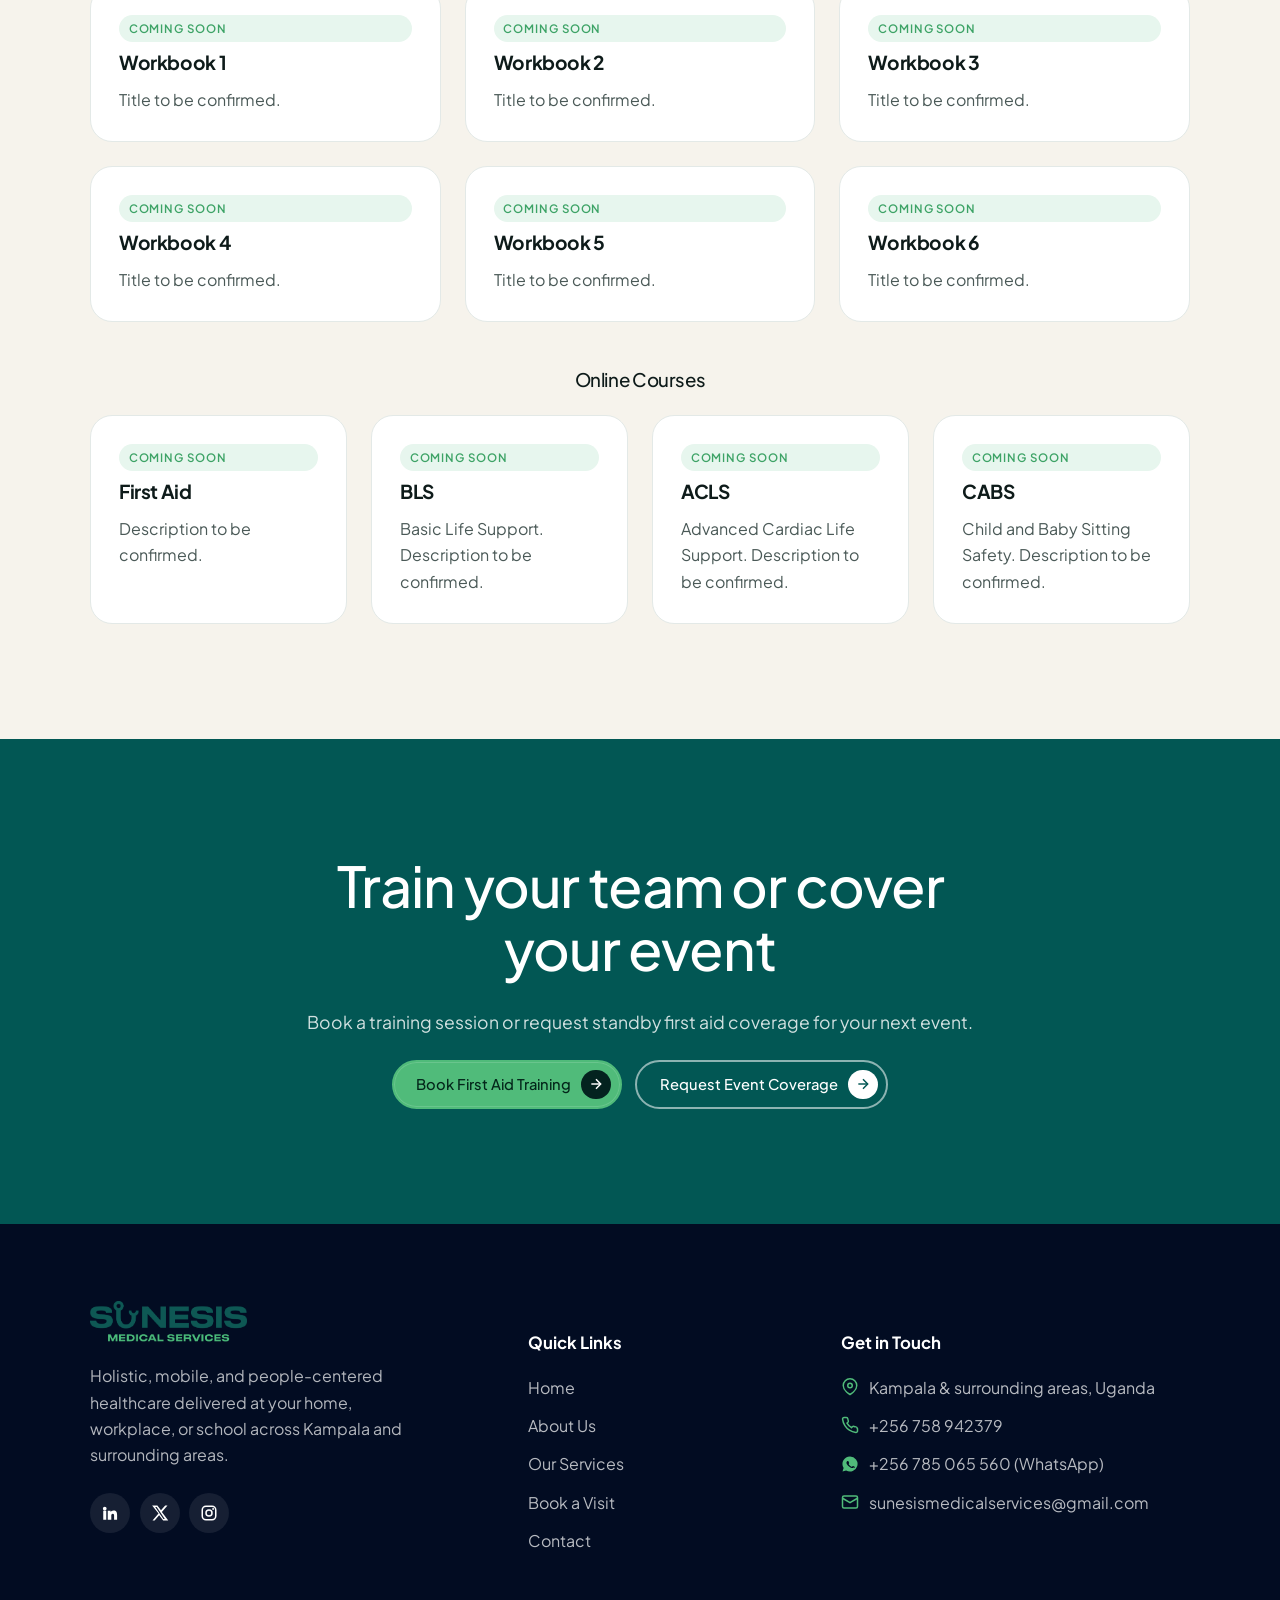
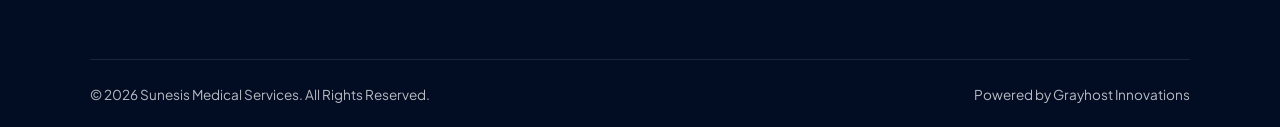
<file: services/first-aid.html>
<!DOCTYPE html>
<html lang="en">
<head>
<meta charset="utf-8">
<meta name="viewport" content="width=device-width, initial-scale=1">
<title>First Aid &amp; CPR Training in Kampala | Sunesis Medical Services</title>
<meta name="description" content="Certified first aid training in Kampala and CPR training in Uganda for individuals, schools, and workplaces, plus on-site first aid coverage for events. Workplace First Aid Officer certification available.">
<meta name="author" content="Sunesis Medical Services">
<link rel="preconnect" href="https://fonts.googleapis.com">
<link rel="preconnect" href="https://fonts.gstatic.com" crossorigin>
<link href="https://fonts.googleapis.com/css2?family=Fraunces:opsz,wght@9..144,400;9..144,500;9..144,600;9..144,700&family=Plus+Jakarta+Sans:wght@400;500;600;700;800&display=swap" rel="stylesheet">
<link rel="stylesheet" href="/assets/css/sunesis.css">
</head>
<body>
<nav class="nav-pill">
  <a class="brand" href="/" aria-label="Sunesis Medical Services home">
    <img src="/assets/images/logos/logo-white-bg.png" alt="Sunesis Medical Services logo">
  </a>
  <button class="nav-toggle" aria-label="Open menu" aria-expanded="false" aria-controls="primary-nav">
    <svg viewBox="0 0 24 24" fill="none" stroke="currentColor" stroke-width="2"><line x1="3" y1="6" x2="21" y2="6"/><line x1="3" y1="12" x2="21" y2="12"/><line x1="3" y1="18" x2="21" y2="18"/></svg>
  </button>
  <div class="nav" id="primary-nav">
    <div class="nav__links"><a href="/">Home</a>
    <a href="/about-us">About Us</a>
    <div class="nav-item has-dropdown">
      <a href="/services" aria-current="page" class="nav-item__top">Our Services <svg class="caret" viewBox="0 0 24 24" fill="none" stroke="currentColor" stroke-width="2"><polyline points="6 9 12 15 18 9"/></svg></a>
      <div class="nav-dropdown">
        <a href="/services/mobile-care">Mobile &amp; On-Demand Care</a>
        <a href="/services/corporate-health">Corporate &amp; Institutional</a>
        <a href="/services/mental-health">Specialized &amp; Mental Health</a>
        <a href="/services/medical-travel">Medical Travel Services</a>
        <a href="/services/first-aid">First Aid Services &amp; Training</a>
      </div>
    </div>
    <a href="/contact-us">Contact</a></div>
    <a class="btn btn--primary" href="/appointment">Book a Mobile Visit <svg viewBox="0 0 24 24" fill="none" stroke="currentColor" stroke-width="2"><line x1="5" y1="12" x2="19" y2="12"/><polyline points="12 5 19 12 12 19"/></svg></a>
  </div>
</nav>

<section class="page-hero">
  <div class="container">
    <span class="eyebrow">First Aid Services &amp; Training</span>
    <h1>First Aid That's Ready Before You Need It</h1>
    <p>Emergencies don't wait for a hospital to be nearby. We provide certified first aid and CPR training for individuals, schools, and workplaces, along with on-site first aid coverage for events and organizations, so the people around you are ready to respond when it matters most.</p>
    <div class="btn-row">
      <a class="btn btn--primary" href="/appointment">Book First Aid Training</a>
      <a class="btn btn--ghost" href="/contact-us">Request Event Coverage</a>
    </div>
  </div>
</section>

<section class="section">
  <div class="container">
    <div class="split">
      <div>
        <span class="eyebrow">What's Included</span>
        <h2>Practical, hands-on training</h2>
        <ul class="checklist">
          <li><svg viewBox="0 0 24 24" fill="none" stroke="currentColor" stroke-width="2.5"><polyline points="20 6 9 17 4 12"/></svg> Certified Basic First Aid training courses, for individuals and groups</li>
          <li><svg viewBox="0 0 24 24" fill="none" stroke="currentColor" stroke-width="2.5"><polyline points="20 6 9 17 4 12"/></svg> CPR and AED (defibrillator) training</li>
          <li><svg viewBox="0 0 24 24" fill="none" stroke="currentColor" stroke-width="2.5"><polyline points="20 6 9 17 4 12"/></svg> Workplace First Aid Officer certification, designed to meet occupational health and safety requirements for businesses</li>
          <li><svg viewBox="0 0 24 24" fill="none" stroke="currentColor" stroke-width="2.5"><polyline points="20 6 9 17 4 12"/></svg> School first aid training for teachers, administrators, and support staff</li>
          <li><svg viewBox="0 0 24 24" fill="none" stroke="currentColor" stroke-width="2.5"><polyline points="20 6 9 17 4 12"/></svg> On-site first aid coverage and standby medical support for events, conferences, and organizational functions</li>
          <li><svg viewBox="0 0 24 24" fill="none" stroke="currentColor" stroke-width="2.5"><polyline points="20 6 9 17 4 12"/></svg> Corporate group training packages, scheduled on-site at your workplace</li>
          <li><svg viewBox="0 0 24 24" fill="none" stroke="currentColor" stroke-width="2.5"><polyline points="20 6 9 17 4 12"/></svg> Certificates of completion issued to all trainees</li>
        </ul>
      </div>
      <img class="imgslot" src="/assets/images/first-aid-training.jpg" alt="A Sunesis instructor leading a hands-on first aid and CPR training session in Kampala">
    </div>
  </div>
</section>

<section class="section section--surface">
  <div class="container">
    <div class="split">
      <div>
        <span class="eyebrow">Who It's For</span>
        <h2>Be ready when it matters most</h2>
        <p class="lead">Schools building staff capacity to respond to student emergencies, companies meeting workplace safety and compliance requirements, event organizers who need standby medical coverage, and individuals who simply want the skills and confidence to respond in an emergency.</p>
      </div>
      <img class="imgslot" src="/assets/images/bandaging.jpg" alt="Hands-on bandaging practice during a Sunesis first aid course">
    </div>
  </div>
</section>

<section class="section">
  <div class="container">
    <div class="sec-head">
      <span class="eyebrow">Why It Matters</span>
      <h2>A trained responder changes the outcome</h2>
      <p class="lead">A trained first responder in the room, the office, or the classroom can be the difference between a manageable situation and a crisis. Our training is practical, hands-on, and built around real scenarios our trainees are likely to actually face.</p>
    </div>
  </div>
</section>

<!-- ===== Coming Soon: Training Resources ===== -->
<section class="section section--surface">
  <div class="container">
    <div class="sec-head sec-head--center">
      <span class="eyebrow">Coming Soon</span>
      <h2>Training Resources</h2>
      <p class="lead">We're building a library of practical training resources. Join the list below to be notified the moment they launch.</p>
    </div>

    <div style="max-width:520px;margin:0 auto 3rem">
      <form data-wa data-wa-intro="Hi Sunesis, please notify me when the First Aid training resources launch.">
        <div class="form-success">Thanks, we'll be in touch the moment our training resources launch.</div>
        <div class="field">
          <label for="notify-email">Email address</label>
          <input id="notify-email" type="email" name="email" data-label="Email" placeholder="you@example.com" required>
        </div>
        <button class="btn btn--primary" type="submit">Notify Me When This Launches</button>
      </form>
    </div>

    <h3 style="text-align:center;margin-bottom:1.5rem">Workbooks</h3>
    <div class="grid grid--3">
      <!-- NEEDS CLIENT INPUT: workbook title and one-line description -->
      <article class="card"><span class="badge">Coming Soon</span><h4>Workbook 1</h4><p>Title to be confirmed.</p></article>
      <!-- NEEDS CLIENT INPUT: workbook title and one-line description -->
      <article class="card"><span class="badge">Coming Soon</span><h4>Workbook 2</h4><p>Title to be confirmed.</p></article>
      <!-- NEEDS CLIENT INPUT: workbook title and one-line description -->
      <article class="card"><span class="badge">Coming Soon</span><h4>Workbook 3</h4><p>Title to be confirmed.</p></article>
      <!-- NEEDS CLIENT INPUT: workbook title and one-line description -->
      <article class="card"><span class="badge">Coming Soon</span><h4>Workbook 4</h4><p>Title to be confirmed.</p></article>
      <!-- NEEDS CLIENT INPUT: workbook title and one-line description -->
      <article class="card"><span class="badge">Coming Soon</span><h4>Workbook 5</h4><p>Title to be confirmed.</p></article>
      <!-- NEEDS CLIENT INPUT: workbook title and one-line description -->
      <article class="card"><span class="badge">Coming Soon</span><h4>Workbook 6</h4><p>Title to be confirmed.</p></article>
    </div>

    <h3 style="text-align:center;margin:3rem 0 1.5rem">Online Courses</h3>
    <div class="grid grid--4">
      <!-- NEEDS CLIENT INPUT: one-line description for each course -->
      <article class="card"><span class="badge">Coming Soon</span><h4>First Aid</h4><p>Description to be confirmed.</p></article>
      <article class="card"><span class="badge">Coming Soon</span><h4>BLS</h4><p>Basic Life Support. Description to be confirmed.</p></article>
      <article class="card"><span class="badge">Coming Soon</span><h4>ACLS</h4><p>Advanced Cardiac Life Support. Description to be confirmed.</p></article>
      <article class="card"><span class="badge">Coming Soon</span><h4>CABS</h4><p>Child and Baby Sitting Safety. Description to be confirmed.</p></article>
    </div>
  </div>
</section>

<section class="section section--teal">
  <div class="container">
    <div class="sec-head sec-head--center" style="margin-bottom:1.5rem">
      <h2>Train your team or cover your event</h2>
      <p class="lead">Book a training session or request standby first aid coverage for your next event.</p>
    </div>
    <div class="btn-row" style="justify-content:center">
      <a class="btn btn--primary" href="/appointment">Book First Aid Training</a>
      <a class="btn btn--ghost" href="/contact-us">Request Event Coverage</a>
    </div>
  </div>
</section>

<footer class="site-footer">
  <div class="container">
    <div class="foot-grid">
      <div class="foot-brand-col">
        <a class="foot-brand brand" href="/"><img src="/assets/images/logos/logo-white-bg.png" alt="Sunesis Medical Services logo"></a>
        <p>Holistic, mobile, and people-centered healthcare delivered at your home, workplace, or school across Kampala and surrounding areas.</p>
        <!-- NEEDS CLIENT INPUT: real social profile URLs -->
        <div class="foot-social">
          <a href="#" aria-label="Sunesis on LinkedIn"><svg viewBox="0 0 24 24" fill="currentColor"><path d="M4.98 3.5a2.5 2.5 0 1 1 0 5 2.5 2.5 0 0 1 0-5zM3 9h4v12H3zM9 9h3.8v1.7h.05c.53-1 1.84-2.06 3.8-2.06 4.06 0 4.81 2.67 4.81 6.14V21h-4v-5.2c0-1.24-.02-2.84-1.73-2.84-1.73 0-2 1.35-2 2.75V21H9z"/></svg></a>
          <a href="#" aria-label="Sunesis on X"><svg viewBox="0 0 24 24" fill="currentColor"><path d="M18.9 2H22l-7.5 8.6L23 22h-6.8l-5.3-6.9L4.8 22H2l8-9.2L1.5 2h7l4.8 6.3L18.9 2zm-2.4 18h1.9L7.6 4H5.6z"/></svg></a>
          <a href="#" aria-label="Sunesis on Instagram"><svg viewBox="0 0 24 24" fill="none" stroke="currentColor" stroke-width="2"><rect x="3" y="3" width="18" height="18" rx="5"/><circle cx="12" cy="12" r="4"/><circle cx="17.5" cy="6.5" r="1.3" fill="currentColor" stroke="none"/></svg></a>
        </div>
      </div>
      <div class="foot-col">
        <h5>Quick Links</h5>
        <ul>
          <li><a href="/">Home</a></li>
          <li><a href="/about-us">About Us</a></li>
          <li><a href="/services">Our Services</a></li>
          <li><a href="/appointment">Book a Visit</a></li>
          <li><a href="/contact-us">Contact</a></li>
        </ul>
      </div>
      <div class="foot-col">
        <h5>Get in Touch</h5>
        <ul class="foot-contact">
          <li><svg viewBox="0 0 24 24" fill="none" stroke="currentColor" stroke-width="2"><path d="M21 10c0 7-9 12-9 12s-9-5-9-12a9 9 0 0 1 18 0z"/><circle cx="12" cy="10" r="3"/></svg><span>Kampala &amp; surrounding areas, Uganda</span></li>
          <li><svg viewBox="0 0 24 24" fill="none" stroke="currentColor" stroke-width="2"><path d="M22 16.92v3a2 2 0 0 1-2.2 2 19.8 19.8 0 0 1-8.6-3.1 19.5 19.5 0 0 1-6-6 19.8 19.8 0 0 1-3.1-8.6A2 2 0 0 1 4.1 2h3a2 2 0 0 1 2 1.7c.1.9.3 1.8.6 2.6a2 2 0 0 1-.5 2.1L8 9.6a16 16 0 0 0 6 6l1.2-1.2a2 2 0 0 1 2.1-.5c.8.3 1.7.5 2.6.6a2 2 0 0 1 1.7 2z"/></svg><a href="tel:+256758942379">+256 758 942379</a></li>
          <li><svg viewBox="0 0 24 24" fill="currentColor"><path d="M12 2a10 10 0 0 0-8.5 15.3L2 22l4.8-1.5A10 10 0 1 0 12 2zm5.3 14.2c-.2.6-1.3 1.2-1.8 1.2-.5.1-1 .1-3-.8-2.5-1-4.1-3.6-4.2-3.8-.1-.2-1-1.3-1-2.5s.6-1.8.9-2c.2-.3.5-.3.7-.3h.5c.2 0 .4 0 .6.5l.8 1.9c.1.2.1.4 0 .5l-.4.6c-.2.2-.3.4-.1.7.2.3.8 1.3 1.7 2.1 1.2 1 2 1.3 2.3 1.5.2.1.4.1.6-.1l.7-.9c.2-.2.4-.2.6-.1l1.8.9c.2.1.4.2.5.3.1.2.1.7-.1 1.3z"/></svg><a href="https://wa.me/256785065560" target="_blank" rel="noopener">+256 785 065 560 (WhatsApp)</a></li>
          <li><svg viewBox="0 0 24 24" fill="none" stroke="currentColor" stroke-width="2"><rect x="2" y="4" width="20" height="16" rx="2"/><path d="m22 7-10 6L2 7"/></svg><a href="mailto:sunesismedicalservices@gmail.com">sunesismedicalservices@gmail.com</a></li>
        </ul>
      </div>
    </div>
    <div class="colophon">
      <span>&copy; <span data-year>2026</span> Sunesis Medical Services. All Rights Reserved.</span>
      <span>Powered by <a href="https://grayhost.dev" target="_blank" rel="noopener">Grayhost Innovations</a></span>
    </div>
  </div>
</footer>
<a class="wa-fab" href="https://wa.me/256785065560?text=Hi%2C%20I%27d%20like%20to%20chat%20with%20Sunesis" target="_blank" rel="noopener" aria-label="Chat with us on WhatsApp">
  <svg viewBox="0 0 24 24" fill="currentColor"><path d="M12 2a10 10 0 0 0-8.5 15.3L2 22l4.8-1.5A10 10 0 1 0 12 2zm5.3 14.2c-.2.6-1.3 1.2-1.8 1.2-.5.1-1 .1-3-.8-2.5-1-4.1-3.6-4.2-3.8-.1-.2-1-1.3-1-2.5s.6-1.8.9-2c.2-.3.5-.3.7-.3h.5c.2 0 .4 0 .6.5l.8 1.9c.1.2.1.4 0 .5l-.4.6c-.2.2-.3.4-.1.7.2.3.8 1.3 1.7 2.1 1.2 1 2 1.3 2.3 1.5.2.1.4.1.6-.1l.7-.9c.2-.2.4-.2.6-.1l1.8.9c.2.1.4.2.5.3.1.2.1.7-.1 1.3z"/></svg>
  <span class="wa-fab__label">Chat with us</span>
</a>
<button class="scroll-top" aria-label="Scroll to top">
  <svg viewBox="0 0 24 24" fill="none" stroke="currentColor" stroke-width="2"><polyline points="18 15 12 9 6 15"/></svg>
</button>
<script src="/assets/js/sunesis.js" defer></script>
</body>
</html>
</file>
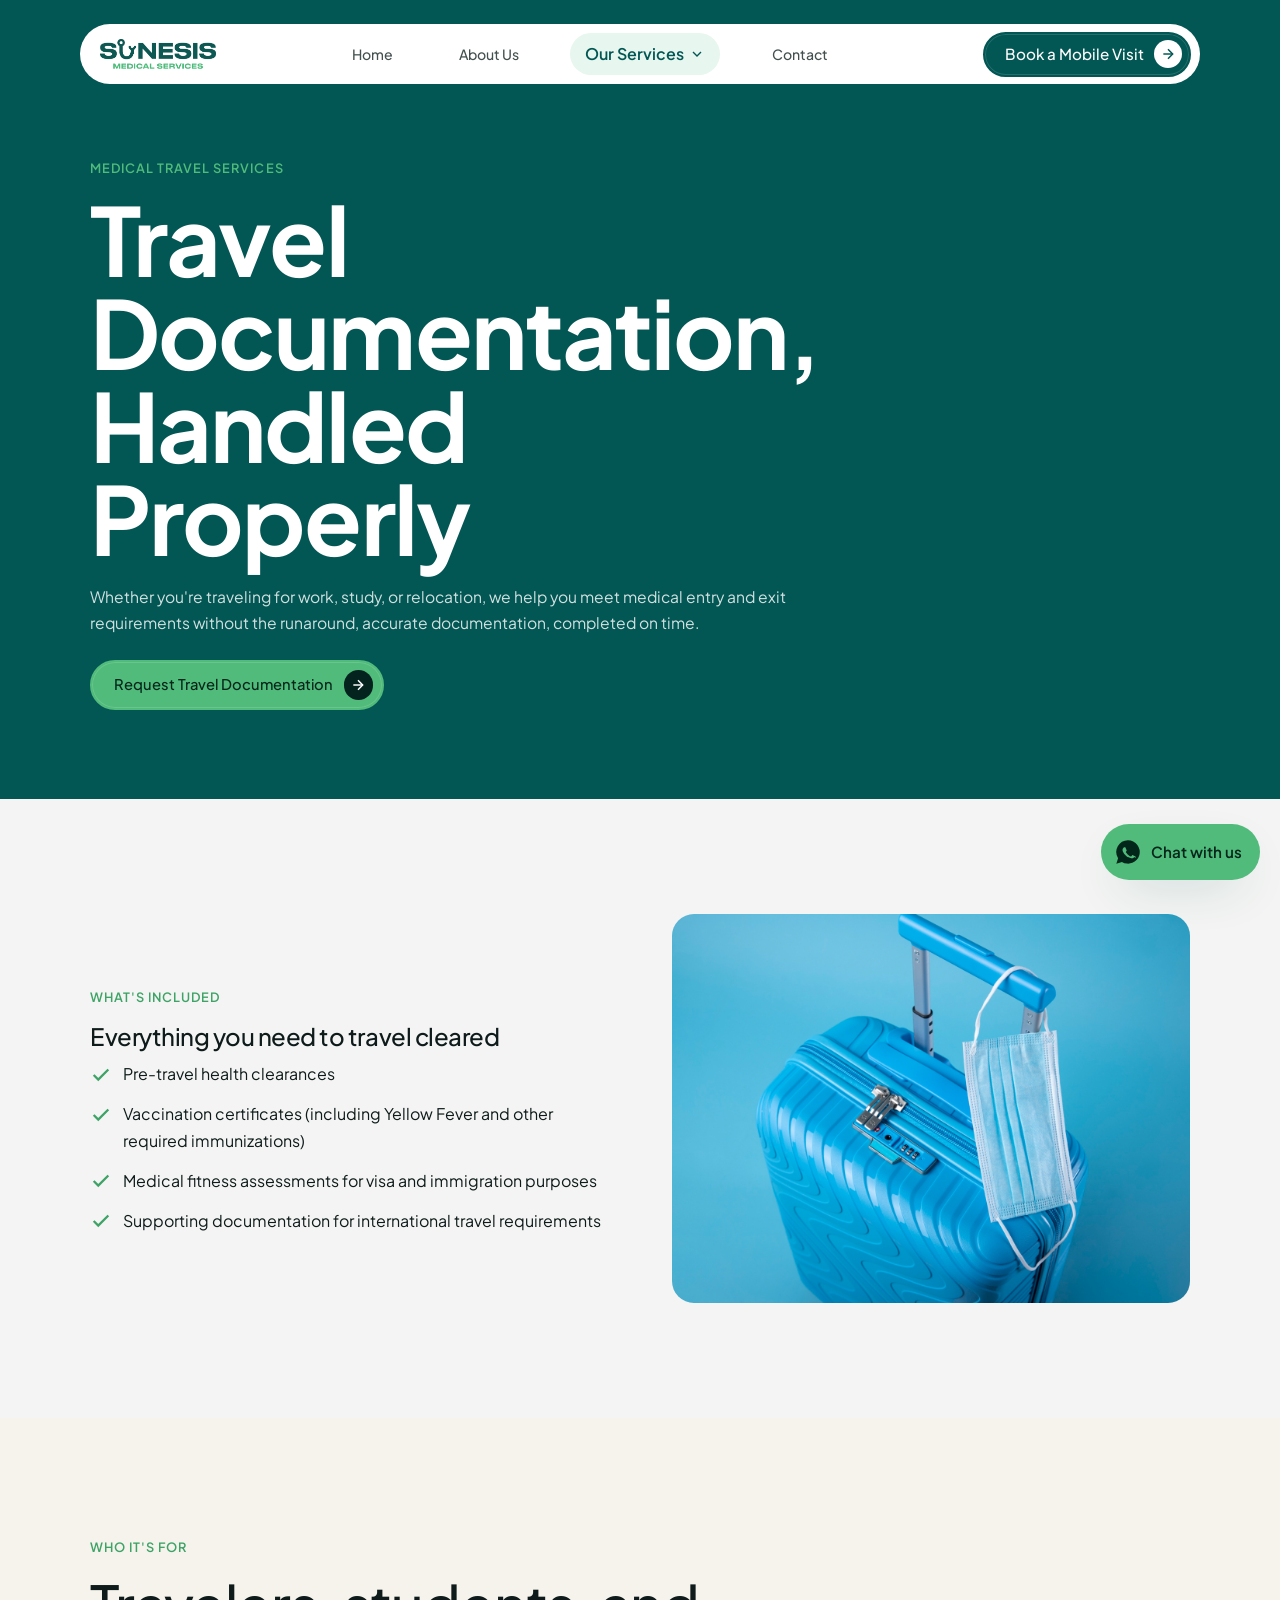
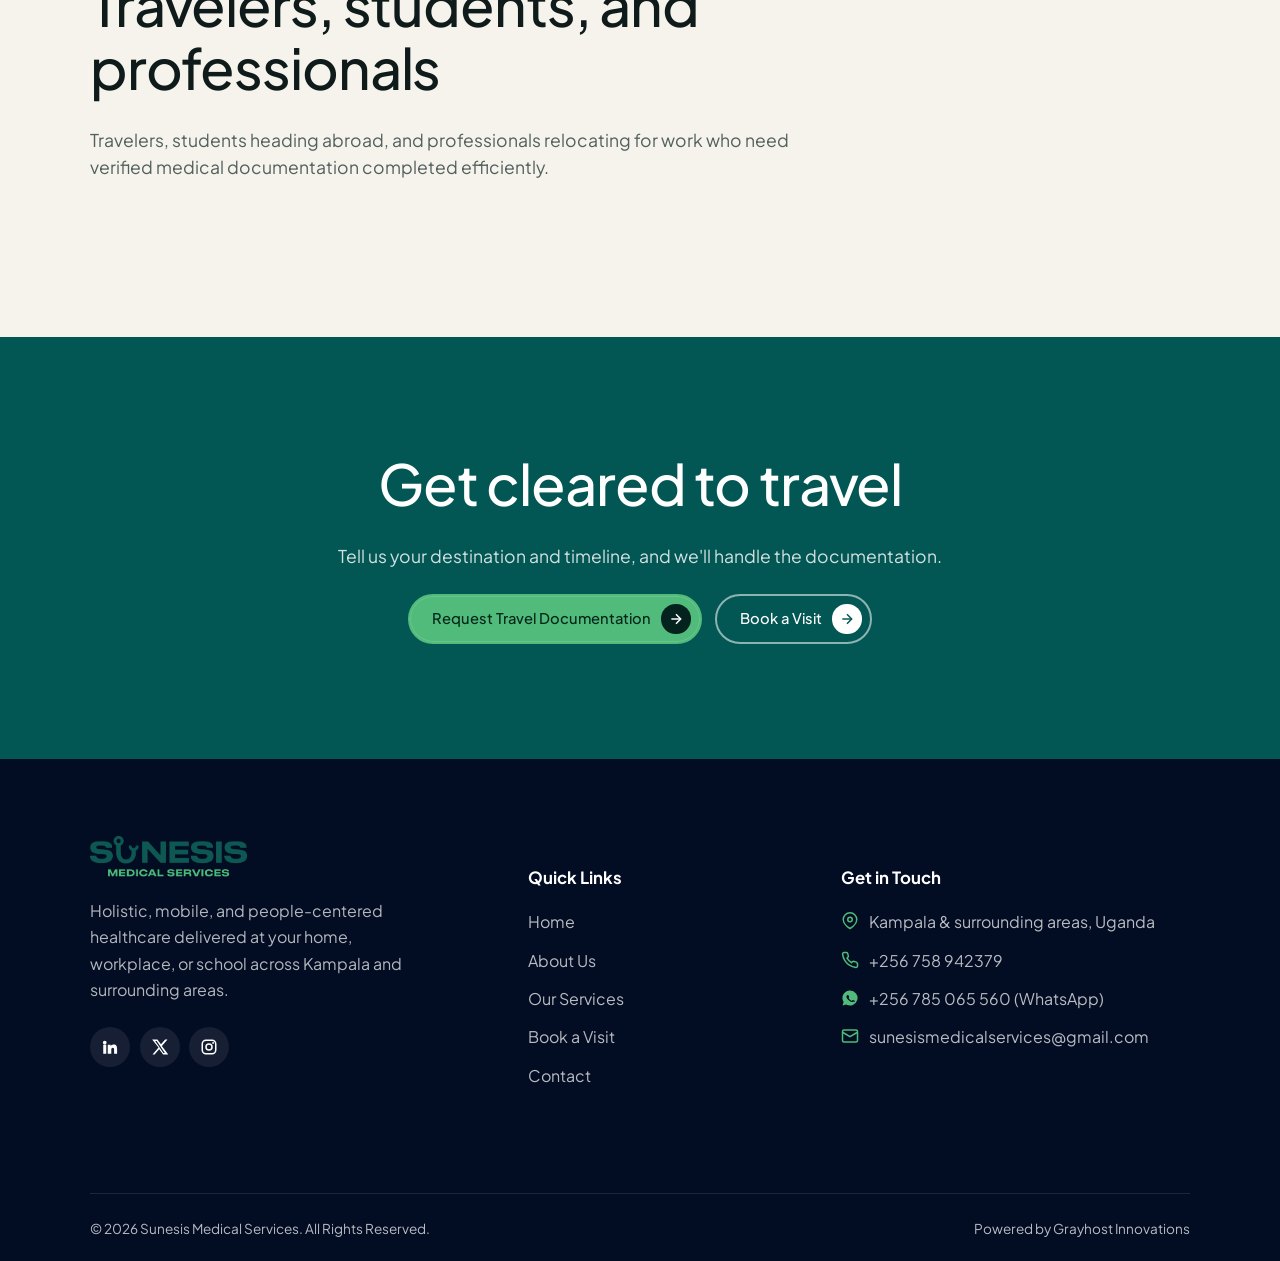
<file: services/medical-travel.html>
<!DOCTYPE html>
<html lang="en">
<head>
<meta charset="utf-8">
<meta name="viewport" content="width=device-width, initial-scale=1">
<title>Travel Medical Clearances &amp; Vaccination Certificates | Sunesis</title>
<meta name="description" content="Pre-travel health clearances, Yellow Fever and other vaccination certificates, and medical fitness assessments for visa and immigration in Kampala, Uganda — handled accurately and on time by Sunesis.">
<meta name="author" content="Sunesis Medical Services">
<link rel="preconnect" href="https://fonts.googleapis.com">
<link rel="preconnect" href="https://fonts.gstatic.com" crossorigin>
<link href="https://fonts.googleapis.com/css2?family=Fraunces:opsz,wght@9..144,400;9..144,500;9..144,600;9..144,700&family=Plus+Jakarta+Sans:wght@400;500;600;700;800&display=swap" rel="stylesheet">
<link rel="stylesheet" href="/assets/css/sunesis.css">
</head>
<body>
<nav class="nav-pill">
  <a class="brand" href="/" aria-label="Sunesis Medical Services home">
    <img src="/assets/images/logos/logo-white-bg.png" alt="Sunesis Medical Services logo">
  </a>
  <button class="nav-toggle" aria-label="Open menu" aria-expanded="false" aria-controls="primary-nav">
    <svg viewBox="0 0 24 24" fill="none" stroke="currentColor" stroke-width="2"><line x1="3" y1="6" x2="21" y2="6"/><line x1="3" y1="12" x2="21" y2="12"/><line x1="3" y1="18" x2="21" y2="18"/></svg>
  </button>
  <div class="nav" id="primary-nav">
    <div class="nav__links"><a href="/">Home</a>
    <a href="/about-us">About Us</a>
    <div class="nav-item has-dropdown">
      <a href="/services" aria-current="page" class="nav-item__top">Our Services <svg class="caret" viewBox="0 0 24 24" fill="none" stroke="currentColor" stroke-width="2"><polyline points="6 9 12 15 18 9"/></svg></a>
      <div class="nav-dropdown">
        <a href="/services/mobile-care">Mobile &amp; On-Demand Care</a>
        <a href="/services/corporate-health">Corporate &amp; Institutional</a>
        <a href="/services/mental-health">Specialized &amp; Mental Health</a>
        <a href="/services/medical-travel">Medical Travel Services</a>
        <a href="/services/first-aid">First Aid Services &amp; Training</a>
      </div>
    </div>
    <a href="/contact-us">Contact</a></div>
    <a class="btn btn--primary" href="/appointment">Book a Mobile Visit <svg viewBox="0 0 24 24" fill="none" stroke="currentColor" stroke-width="2"><line x1="5" y1="12" x2="19" y2="12"/><polyline points="12 5 19 12 12 19"/></svg></a>
  </div>
</nav>

<section class="page-hero">
  <div class="container">
    <span class="eyebrow">Medical Travel Services</span>
    <h1>Travel Documentation, Handled Properly</h1>
    <p>Whether you're traveling for work, study, or relocation, we help you meet medical entry and exit requirements without the runaround, accurate documentation, completed on time.</p>
    <div class="btn-row"><a class="btn btn--primary" href="/contact-us">Request Travel Documentation</a></div>
  </div>
</section>

<section class="section">
  <div class="container">
    <div class="split">
      <div>
        <span class="eyebrow">What's Included</span>
        <h2>Everything you need to travel cleared</h2>
        <ul class="checklist">
          <li><svg viewBox="0 0 24 24" fill="none" stroke="currentColor" stroke-width="2.5"><polyline points="20 6 9 17 4 12"/></svg> Pre-travel health clearances</li>
          <li><svg viewBox="0 0 24 24" fill="none" stroke="currentColor" stroke-width="2.5"><polyline points="20 6 9 17 4 12"/></svg> Vaccination certificates (including Yellow Fever and other required immunizations)</li>
          <li><svg viewBox="0 0 24 24" fill="none" stroke="currentColor" stroke-width="2.5"><polyline points="20 6 9 17 4 12"/></svg> Medical fitness assessments for visa and immigration purposes</li>
          <li><svg viewBox="0 0 24 24" fill="none" stroke="currentColor" stroke-width="2.5"><polyline points="20 6 9 17 4 12"/></svg> Supporting documentation for international travel requirements</li>
        </ul>
      </div>
      <img class="imgslot" src="/assets/images/medical-travel.jpg" alt="Sunesis preparing travel health clearance and vaccination documentation for a traveler">
    </div>
  </div>
</section>

<section class="section section--surface">
  <div class="container">
    <div class="sec-head">
      <span class="eyebrow">Who It's For</span>
      <h2>Travelers, students, and professionals</h2>
      <p class="lead">Travelers, students heading abroad, and professionals relocating for work who need verified medical documentation completed efficiently.</p>
    </div>
  </div>
</section>

<section class="section section--teal">
  <div class="container">
    <div class="sec-head sec-head--center" style="margin-bottom:1.5rem">
      <h2>Get cleared to travel</h2>
      <p class="lead">Tell us your destination and timeline, and we'll handle the documentation.</p>
    </div>
    <div class="btn-row" style="justify-content:center">
      <a class="btn btn--primary" href="/contact-us">Request Travel Documentation</a>
      <a class="btn btn--ghost" href="/appointment">Book a Visit</a>
    </div>
  </div>
</section>

<footer class="site-footer">
  <div class="container">
    <div class="foot-grid">
      <div class="foot-brand-col">
        <a class="foot-brand brand" href="/"><img src="/assets/images/logos/logo-white-bg.png" alt="Sunesis Medical Services logo"></a>
        <p>Holistic, mobile, and people-centered healthcare delivered at your home, workplace, or school across Kampala and surrounding areas.</p>
        <!-- NEEDS CLIENT INPUT: real social profile URLs -->
        <div class="foot-social">
          <a href="#" aria-label="Sunesis on LinkedIn"><svg viewBox="0 0 24 24" fill="currentColor"><path d="M4.98 3.5a2.5 2.5 0 1 1 0 5 2.5 2.5 0 0 1 0-5zM3 9h4v12H3zM9 9h3.8v1.7h.05c.53-1 1.84-2.06 3.8-2.06 4.06 0 4.81 2.67 4.81 6.14V21h-4v-5.2c0-1.24-.02-2.84-1.73-2.84-1.73 0-2 1.35-2 2.75V21H9z"/></svg></a>
          <a href="#" aria-label="Sunesis on X"><svg viewBox="0 0 24 24" fill="currentColor"><path d="M18.9 2H22l-7.5 8.6L23 22h-6.8l-5.3-6.9L4.8 22H2l8-9.2L1.5 2h7l4.8 6.3L18.9 2zm-2.4 18h1.9L7.6 4H5.6z"/></svg></a>
          <a href="#" aria-label="Sunesis on Instagram"><svg viewBox="0 0 24 24" fill="none" stroke="currentColor" stroke-width="2"><rect x="3" y="3" width="18" height="18" rx="5"/><circle cx="12" cy="12" r="4"/><circle cx="17.5" cy="6.5" r="1.3" fill="currentColor" stroke="none"/></svg></a>
        </div>
      </div>
      <div class="foot-col">
        <h5>Quick Links</h5>
        <ul>
          <li><a href="/">Home</a></li>
          <li><a href="/about-us">About Us</a></li>
          <li><a href="/services">Our Services</a></li>
          <li><a href="/appointment">Book a Visit</a></li>
          <li><a href="/contact-us">Contact</a></li>
        </ul>
      </div>
      <div class="foot-col">
        <h5>Get in Touch</h5>
        <ul class="foot-contact">
          <li><svg viewBox="0 0 24 24" fill="none" stroke="currentColor" stroke-width="2"><path d="M21 10c0 7-9 12-9 12s-9-5-9-12a9 9 0 0 1 18 0z"/><circle cx="12" cy="10" r="3"/></svg><span>Kampala &amp; surrounding areas, Uganda</span></li>
          <li><svg viewBox="0 0 24 24" fill="none" stroke="currentColor" stroke-width="2"><path d="M22 16.92v3a2 2 0 0 1-2.2 2 19.8 19.8 0 0 1-8.6-3.1 19.5 19.5 0 0 1-6-6 19.8 19.8 0 0 1-3.1-8.6A2 2 0 0 1 4.1 2h3a2 2 0 0 1 2 1.7c.1.9.3 1.8.6 2.6a2 2 0 0 1-.5 2.1L8 9.6a16 16 0 0 0 6 6l1.2-1.2a2 2 0 0 1 2.1-.5c.8.3 1.7.5 2.6.6a2 2 0 0 1 1.7 2z"/></svg><a href="tel:+256758942379">+256 758 942379</a></li>
          <li><svg viewBox="0 0 24 24" fill="currentColor"><path d="M12 2a10 10 0 0 0-8.5 15.3L2 22l4.8-1.5A10 10 0 1 0 12 2zm5.3 14.2c-.2.6-1.3 1.2-1.8 1.2-.5.1-1 .1-3-.8-2.5-1-4.1-3.6-4.2-3.8-.1-.2-1-1.3-1-2.5s.6-1.8.9-2c.2-.3.5-.3.7-.3h.5c.2 0 .4 0 .6.5l.8 1.9c.1.2.1.4 0 .5l-.4.6c-.2.2-.3.4-.1.7.2.3.8 1.3 1.7 2.1 1.2 1 2 1.3 2.3 1.5.2.1.4.1.6-.1l.7-.9c.2-.2.4-.2.6-.1l1.8.9c.2.1.4.2.5.3.1.2.1.7-.1 1.3z"/></svg><a href="https://wa.me/256785065560" target="_blank" rel="noopener">+256 785 065 560 (WhatsApp)</a></li>
          <li><svg viewBox="0 0 24 24" fill="none" stroke="currentColor" stroke-width="2"><rect x="2" y="4" width="20" height="16" rx="2"/><path d="m22 7-10 6L2 7"/></svg><a href="mailto:sunesismedicalservices@gmail.com">sunesismedicalservices@gmail.com</a></li>
        </ul>
      </div>
    </div>
    <div class="colophon">
      <span>&copy; <span data-year>2026</span> Sunesis Medical Services. All Rights Reserved.</span>
      <span>Powered by <a href="https://grayhost.dev" target="_blank" rel="noopener">Grayhost Innovations</a></span>
    </div>
  </div>
</footer>
<a class="wa-fab" href="https://wa.me/256785065560?text=Hi%2C%20I%27d%20like%20to%20chat%20with%20Sunesis" target="_blank" rel="noopener" aria-label="Chat with us on WhatsApp">
  <svg viewBox="0 0 24 24" fill="currentColor"><path d="M12 2a10 10 0 0 0-8.5 15.3L2 22l4.8-1.5A10 10 0 1 0 12 2zm5.3 14.2c-.2.6-1.3 1.2-1.8 1.2-.5.1-1 .1-3-.8-2.5-1-4.1-3.6-4.2-3.8-.1-.2-1-1.3-1-2.5s.6-1.8.9-2c.2-.3.5-.3.7-.3h.5c.2 0 .4 0 .6.5l.8 1.9c.1.2.1.4 0 .5l-.4.6c-.2.2-.3.4-.1.7.2.3.8 1.3 1.7 2.1 1.2 1 2 1.3 2.3 1.5.2.1.4.1.6-.1l.7-.9c.2-.2.4-.2.6-.1l1.8.9c.2.1.4.2.5.3.1.2.1.7-.1 1.3z"/></svg>
  <span class="wa-fab__label">Chat with us</span>
</a>
<button class="scroll-top" aria-label="Scroll to top">
  <svg viewBox="0 0 24 24" fill="none" stroke="currentColor" stroke-width="2"><polyline points="18 15 12 9 6 15"/></svg>
</button>
<script src="/assets/js/sunesis.js" defer></script>
</body>
</html>
</file>
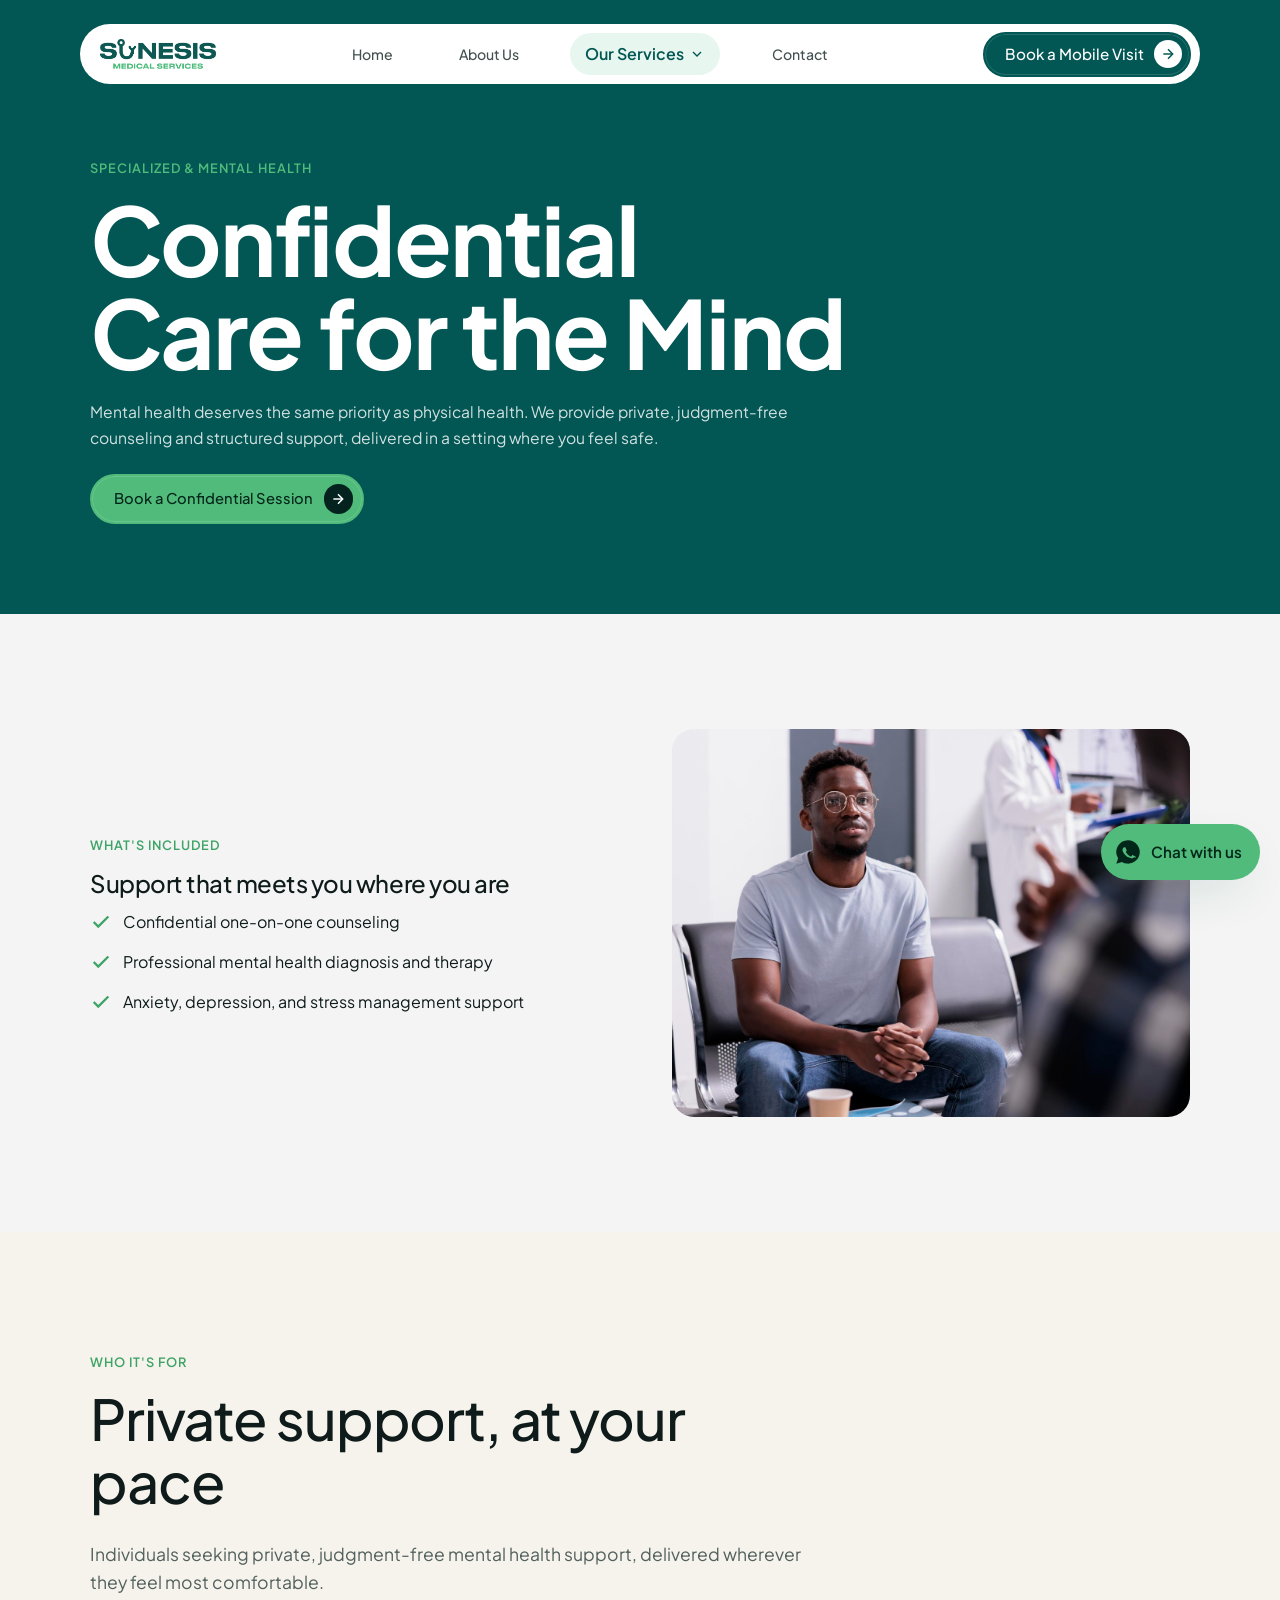
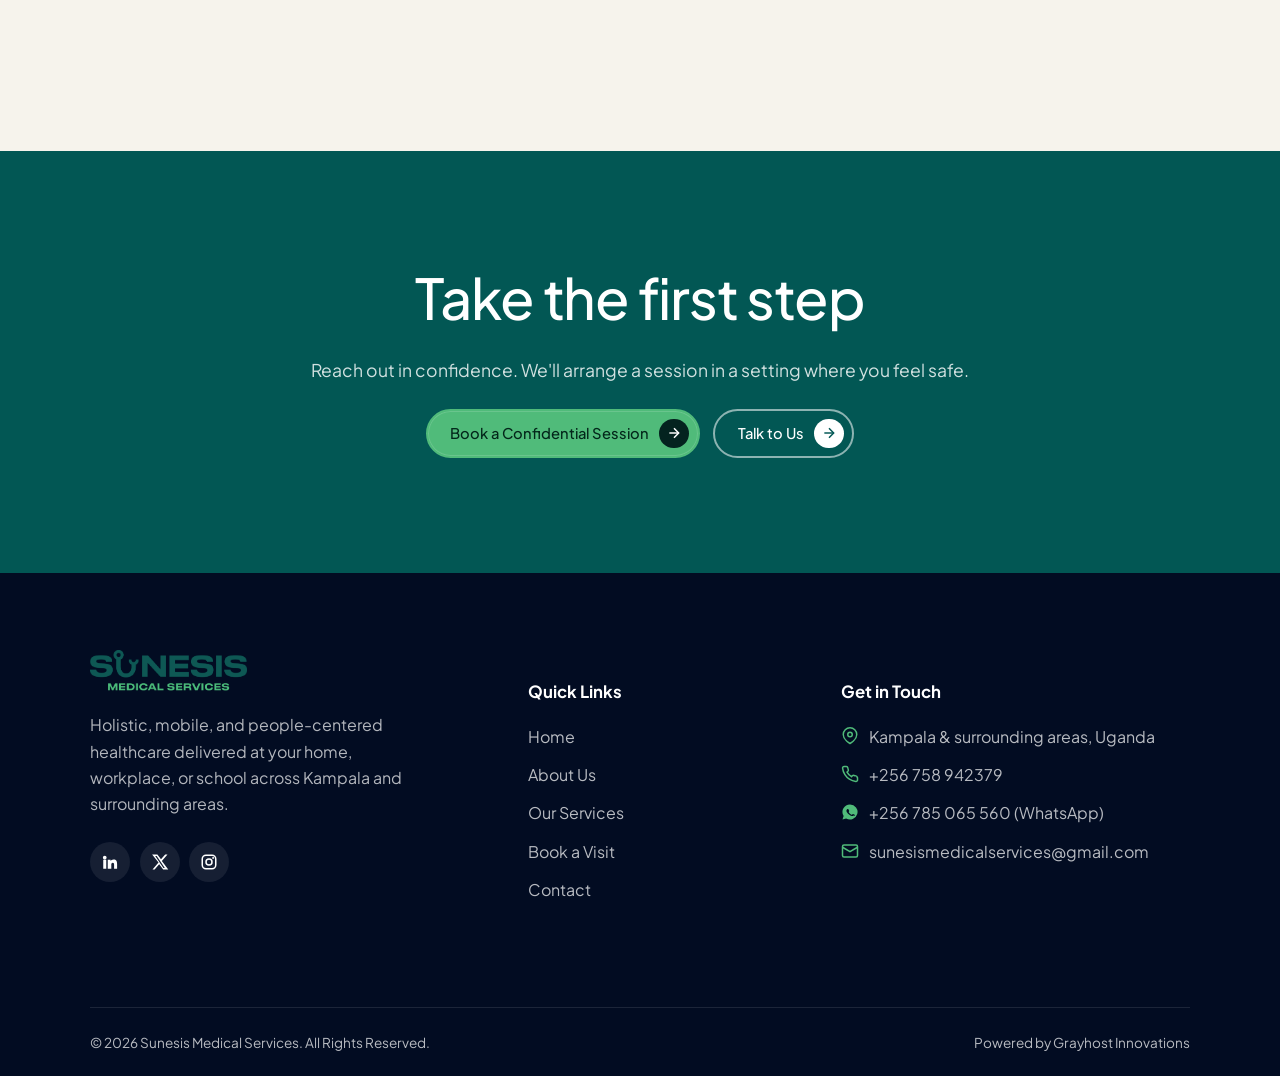
<file: services/mental-health.html>
<!DOCTYPE html>
<html lang="en">
<head>
<meta charset="utf-8">
<meta name="viewport" content="width=device-width, initial-scale=1">
<title>Confidential Counseling &amp; Mental Health Support | Sunesis</title>
<meta name="description" content="Private, judgment-free counseling and professional mental health therapy in Kampala, delivered wherever you feel safe. Sunesis supports anxiety, depression, and stress management with discretion.">
<meta name="author" content="Sunesis Medical Services">
<link rel="preconnect" href="https://fonts.googleapis.com">
<link rel="preconnect" href="https://fonts.gstatic.com" crossorigin>
<link href="https://fonts.googleapis.com/css2?family=Fraunces:opsz,wght@9..144,400;9..144,500;9..144,600;9..144,700&family=Plus+Jakarta+Sans:wght@400;500;600;700;800&display=swap" rel="stylesheet">
<link rel="stylesheet" href="/assets/css/sunesis.css">
</head>
<body>
<!-- PHASE NOTE: structured alcohol and drug rehabilitation / reintegration is a planned FUTURE offering, pending a dedicated physical premises. Do NOT list it as a current service here. When introduced later, do NOT use the name "Epignosis" (an unrelated company already uses it). -->
<nav class="nav-pill">
  <a class="brand" href="/" aria-label="Sunesis Medical Services home">
    <img src="/assets/images/logos/logo-white-bg.png" alt="Sunesis Medical Services logo">
  </a>
  <button class="nav-toggle" aria-label="Open menu" aria-expanded="false" aria-controls="primary-nav">
    <svg viewBox="0 0 24 24" fill="none" stroke="currentColor" stroke-width="2"><line x1="3" y1="6" x2="21" y2="6"/><line x1="3" y1="12" x2="21" y2="12"/><line x1="3" y1="18" x2="21" y2="18"/></svg>
  </button>
  <div class="nav" id="primary-nav">
    <div class="nav__links"><a href="/">Home</a>
    <a href="/about-us">About Us</a>
    <div class="nav-item has-dropdown">
      <a href="/services" aria-current="page" class="nav-item__top">Our Services <svg class="caret" viewBox="0 0 24 24" fill="none" stroke="currentColor" stroke-width="2"><polyline points="6 9 12 15 18 9"/></svg></a>
      <div class="nav-dropdown">
        <a href="/services/mobile-care">Mobile &amp; On-Demand Care</a>
        <a href="/services/corporate-health">Corporate &amp; Institutional</a>
        <a href="/services/mental-health">Specialized &amp; Mental Health</a>
        <a href="/services/medical-travel">Medical Travel Services</a>
        <a href="/services/first-aid">First Aid Services &amp; Training</a>
      </div>
    </div>
    <a href="/contact-us">Contact</a></div>
    <a class="btn btn--primary" href="/appointment">Book a Mobile Visit <svg viewBox="0 0 24 24" fill="none" stroke="currentColor" stroke-width="2"><line x1="5" y1="12" x2="19" y2="12"/><polyline points="12 5 19 12 12 19"/></svg></a>
  </div>
</nav>

<section class="page-hero">
  <div class="container">
    <span class="eyebrow">Specialized &amp; Mental Health</span>
    <h1>Confidential Care for the Mind</h1>
    <p>Mental health deserves the same priority as physical health. We provide private, judgment-free counseling and structured support, delivered in a setting where you feel safe.</p>
    <div class="btn-row"><a class="btn btn--primary" href="/appointment">Book a Confidential Session</a></div>
  </div>
</section>

<section class="section">
  <div class="container">
    <div class="split">
      <div>
        <span class="eyebrow">What's Included</span>
        <h2>Support that meets you where you are</h2>
        <ul class="checklist">
          <li><svg viewBox="0 0 24 24" fill="none" stroke="currentColor" stroke-width="2.5"><polyline points="20 6 9 17 4 12"/></svg> Confidential one-on-one counseling</li>
          <li><svg viewBox="0 0 24 24" fill="none" stroke="currentColor" stroke-width="2.5"><polyline points="20 6 9 17 4 12"/></svg> Professional mental health diagnosis and therapy</li>
          <li><svg viewBox="0 0 24 24" fill="none" stroke="currentColor" stroke-width="2.5"><polyline points="20 6 9 17 4 12"/></svg> Anxiety, depression, and stress management support</li>
        </ul>
      </div>
      <img class="imgslot" src="/assets/images/counselling.jpg" alt="A private, supportive counseling session focused on mental and emotional well-being">
    </div>
  </div>
</section>

<section class="section section--surface">
  <div class="container">
    <div class="sec-head">
      <span class="eyebrow">Who It's For</span>
      <h2>Private support, at your pace</h2>
      <p class="lead">Individuals seeking private, judgment-free mental health support, delivered wherever they feel most comfortable.</p>
    </div>
  </div>
</section>

<section class="section section--teal">
  <div class="container">
    <div class="sec-head sec-head--center" style="margin-bottom:1.5rem">
      <h2>Take the first step</h2>
      <p class="lead">Reach out in confidence. We'll arrange a session in a setting where you feel safe.</p>
    </div>
    <div class="btn-row" style="justify-content:center">
      <a class="btn btn--primary" href="/appointment">Book a Confidential Session</a>
      <a class="btn btn--ghost" href="/contact-us">Talk to Us</a>
    </div>
  </div>
</section>

<footer class="site-footer">
  <div class="container">
    <div class="foot-grid">
      <div class="foot-brand-col">
        <a class="foot-brand brand" href="/"><img src="/assets/images/logos/logo-white-bg.png" alt="Sunesis Medical Services logo"></a>
        <p>Holistic, mobile, and people-centered healthcare delivered at your home, workplace, or school across Kampala and surrounding areas.</p>
        <!-- NEEDS CLIENT INPUT: real social profile URLs -->
        <div class="foot-social">
          <a href="#" aria-label="Sunesis on LinkedIn"><svg viewBox="0 0 24 24" fill="currentColor"><path d="M4.98 3.5a2.5 2.5 0 1 1 0 5 2.5 2.5 0 0 1 0-5zM3 9h4v12H3zM9 9h3.8v1.7h.05c.53-1 1.84-2.06 3.8-2.06 4.06 0 4.81 2.67 4.81 6.14V21h-4v-5.2c0-1.24-.02-2.84-1.73-2.84-1.73 0-2 1.35-2 2.75V21H9z"/></svg></a>
          <a href="#" aria-label="Sunesis on X"><svg viewBox="0 0 24 24" fill="currentColor"><path d="M18.9 2H22l-7.5 8.6L23 22h-6.8l-5.3-6.9L4.8 22H2l8-9.2L1.5 2h7l4.8 6.3L18.9 2zm-2.4 18h1.9L7.6 4H5.6z"/></svg></a>
          <a href="#" aria-label="Sunesis on Instagram"><svg viewBox="0 0 24 24" fill="none" stroke="currentColor" stroke-width="2"><rect x="3" y="3" width="18" height="18" rx="5"/><circle cx="12" cy="12" r="4"/><circle cx="17.5" cy="6.5" r="1.3" fill="currentColor" stroke="none"/></svg></a>
        </div>
      </div>
      <div class="foot-col">
        <h5>Quick Links</h5>
        <ul>
          <li><a href="/">Home</a></li>
          <li><a href="/about-us">About Us</a></li>
          <li><a href="/services">Our Services</a></li>
          <li><a href="/appointment">Book a Visit</a></li>
          <li><a href="/contact-us">Contact</a></li>
        </ul>
      </div>
      <div class="foot-col">
        <h5>Get in Touch</h5>
        <ul class="foot-contact">
          <li><svg viewBox="0 0 24 24" fill="none" stroke="currentColor" stroke-width="2"><path d="M21 10c0 7-9 12-9 12s-9-5-9-12a9 9 0 0 1 18 0z"/><circle cx="12" cy="10" r="3"/></svg><span>Kampala &amp; surrounding areas, Uganda</span></li>
          <li><svg viewBox="0 0 24 24" fill="none" stroke="currentColor" stroke-width="2"><path d="M22 16.92v3a2 2 0 0 1-2.2 2 19.8 19.8 0 0 1-8.6-3.1 19.5 19.5 0 0 1-6-6 19.8 19.8 0 0 1-3.1-8.6A2 2 0 0 1 4.1 2h3a2 2 0 0 1 2 1.7c.1.9.3 1.8.6 2.6a2 2 0 0 1-.5 2.1L8 9.6a16 16 0 0 0 6 6l1.2-1.2a2 2 0 0 1 2.1-.5c.8.3 1.7.5 2.6.6a2 2 0 0 1 1.7 2z"/></svg><a href="tel:+256758942379">+256 758 942379</a></li>
          <li><svg viewBox="0 0 24 24" fill="currentColor"><path d="M12 2a10 10 0 0 0-8.5 15.3L2 22l4.8-1.5A10 10 0 1 0 12 2zm5.3 14.2c-.2.6-1.3 1.2-1.8 1.2-.5.1-1 .1-3-.8-2.5-1-4.1-3.6-4.2-3.8-.1-.2-1-1.3-1-2.5s.6-1.8.9-2c.2-.3.5-.3.7-.3h.5c.2 0 .4 0 .6.5l.8 1.9c.1.2.1.4 0 .5l-.4.6c-.2.2-.3.4-.1.7.2.3.8 1.3 1.7 2.1 1.2 1 2 1.3 2.3 1.5.2.1.4.1.6-.1l.7-.9c.2-.2.4-.2.6-.1l1.8.9c.2.1.4.2.5.3.1.2.1.7-.1 1.3z"/></svg><a href="https://wa.me/256785065560" target="_blank" rel="noopener">+256 785 065 560 (WhatsApp)</a></li>
          <li><svg viewBox="0 0 24 24" fill="none" stroke="currentColor" stroke-width="2"><rect x="2" y="4" width="20" height="16" rx="2"/><path d="m22 7-10 6L2 7"/></svg><a href="mailto:sunesismedicalservices@gmail.com">sunesismedicalservices@gmail.com</a></li>
        </ul>
      </div>
    </div>
    <div class="colophon">
      <span>&copy; <span data-year>2026</span> Sunesis Medical Services. All Rights Reserved.</span>
      <span>Powered by <a href="https://grayhost.dev" target="_blank" rel="noopener">Grayhost Innovations</a></span>
    </div>
  </div>
</footer>
<a class="wa-fab" href="https://wa.me/256785065560?text=Hi%2C%20I%27d%20like%20to%20chat%20with%20Sunesis" target="_blank" rel="noopener" aria-label="Chat with us on WhatsApp">
  <svg viewBox="0 0 24 24" fill="currentColor"><path d="M12 2a10 10 0 0 0-8.5 15.3L2 22l4.8-1.5A10 10 0 1 0 12 2zm5.3 14.2c-.2.6-1.3 1.2-1.8 1.2-.5.1-1 .1-3-.8-2.5-1-4.1-3.6-4.2-3.8-.1-.2-1-1.3-1-2.5s.6-1.8.9-2c.2-.3.5-.3.7-.3h.5c.2 0 .4 0 .6.5l.8 1.9c.1.2.1.4 0 .5l-.4.6c-.2.2-.3.4-.1.7.2.3.8 1.3 1.7 2.1 1.2 1 2 1.3 2.3 1.5.2.1.4.1.6-.1l.7-.9c.2-.2.4-.2.6-.1l1.8.9c.2.1.4.2.5.3.1.2.1.7-.1 1.3z"/></svg>
  <span class="wa-fab__label">Chat with us</span>
</a>
<button class="scroll-top" aria-label="Scroll to top">
  <svg viewBox="0 0 24 24" fill="none" stroke="currentColor" stroke-width="2"><polyline points="18 15 12 9 6 15"/></svg>
</button>
<script src="/assets/js/sunesis.js" defer></script>
</body>
</html>
</file>
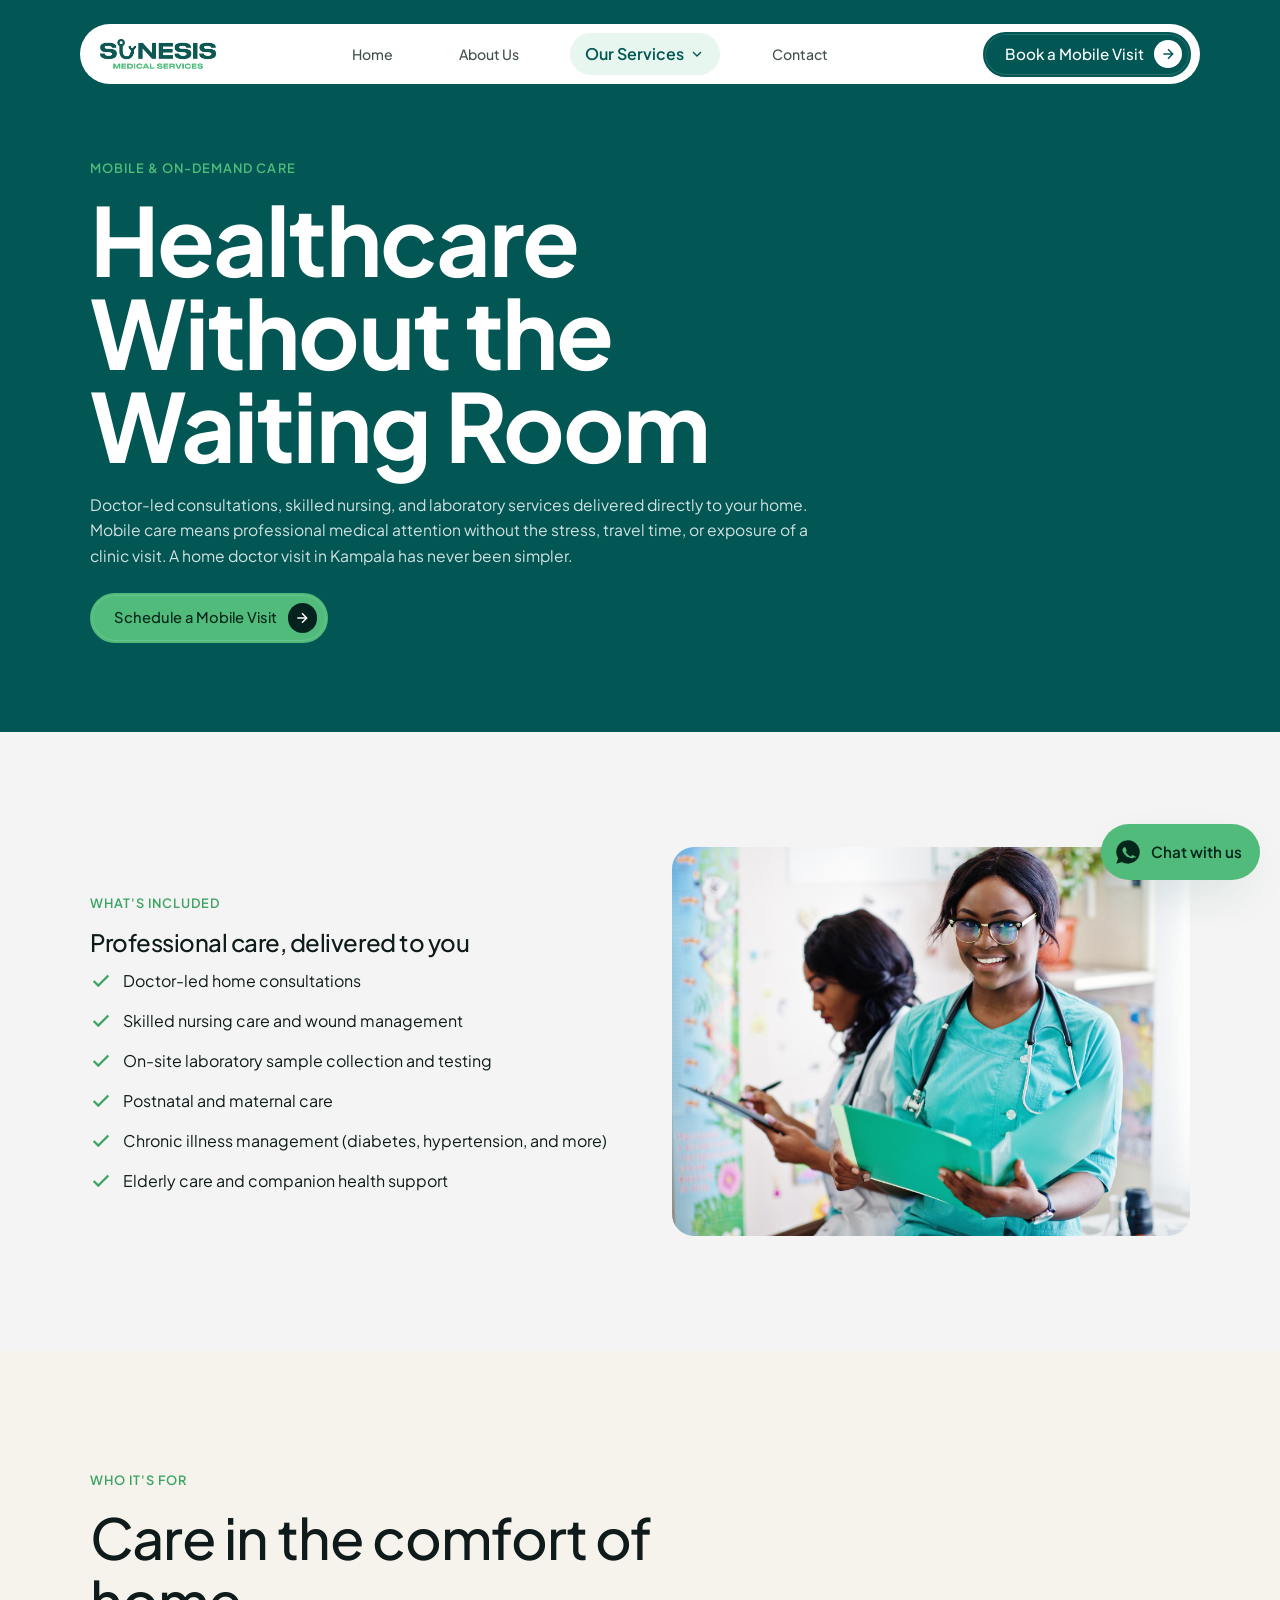
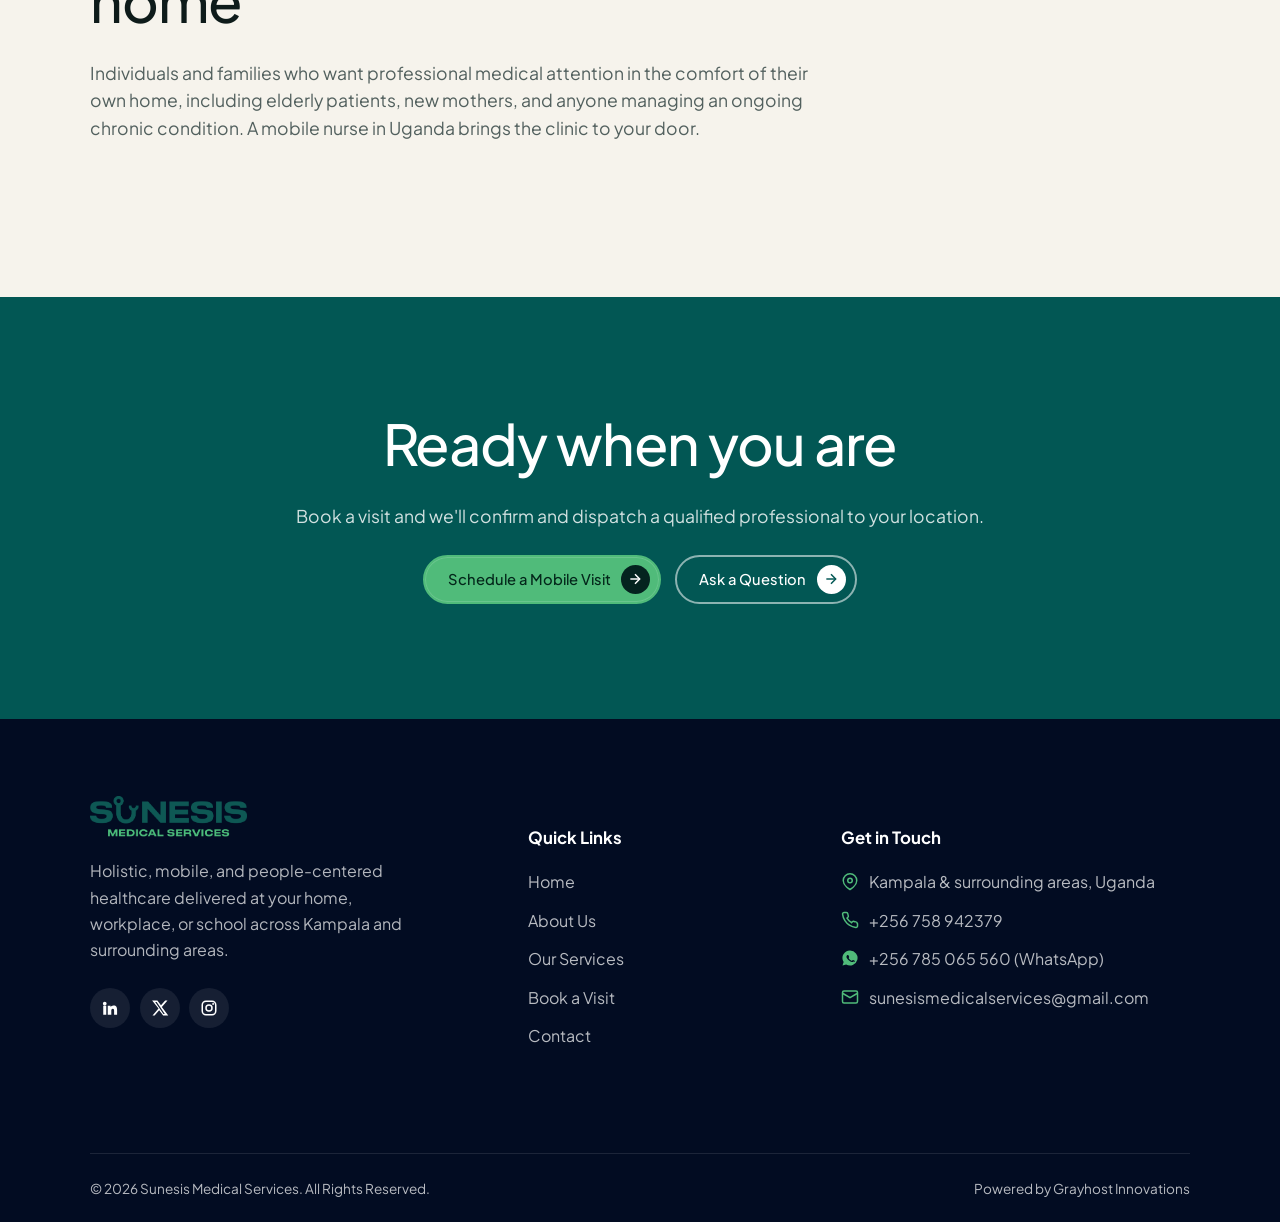
<file: services/mobile-care.html>
<!DOCTYPE html>
<html lang="en">
<head>
<meta charset="utf-8">
<meta name="viewport" content="width=device-width, initial-scale=1">
<title>Home Doctor Visits &amp; Mobile Nursing in Kampala | Sunesis</title>
<meta name="description" content="Book a home doctor visit in Kampala. Sunesis provides doctor-led consultations, mobile nurse care, home lab sample collection, postnatal care, and chronic disease management across Uganda.">
<meta name="author" content="Sunesis Medical Services">
<link rel="preconnect" href="https://fonts.googleapis.com">
<link rel="preconnect" href="https://fonts.gstatic.com" crossorigin>
<link href="https://fonts.googleapis.com/css2?family=Fraunces:opsz,wght@9..144,400;9..144,500;9..144,600;9..144,700&family=Plus+Jakarta+Sans:wght@400;500;600;700;800&display=swap" rel="stylesheet">
<link rel="stylesheet" href="/assets/css/sunesis.css">
</head>
<body>
<nav class="nav-pill">
  <a class="brand" href="/" aria-label="Sunesis Medical Services home">
    <img src="/assets/images/logos/logo-white-bg.png" alt="Sunesis Medical Services logo">
  </a>
  <button class="nav-toggle" aria-label="Open menu" aria-expanded="false" aria-controls="primary-nav">
    <svg viewBox="0 0 24 24" fill="none" stroke="currentColor" stroke-width="2"><line x1="3" y1="6" x2="21" y2="6"/><line x1="3" y1="12" x2="21" y2="12"/><line x1="3" y1="18" x2="21" y2="18"/></svg>
  </button>
  <div class="nav" id="primary-nav">
    <div class="nav__links"><a href="/">Home</a>
    <a href="/about-us">About Us</a>
    <div class="nav-item has-dropdown">
      <a href="/services" aria-current="page" class="nav-item__top">Our Services <svg class="caret" viewBox="0 0 24 24" fill="none" stroke="currentColor" stroke-width="2"><polyline points="6 9 12 15 18 9"/></svg></a>
      <div class="nav-dropdown">
        <a href="/services/mobile-care">Mobile &amp; On-Demand Care</a>
        <a href="/services/corporate-health">Corporate &amp; Institutional</a>
        <a href="/services/mental-health">Specialized &amp; Mental Health</a>
        <a href="/services/medical-travel">Medical Travel Services</a>
        <a href="/services/first-aid">First Aid Services &amp; Training</a>
      </div>
    </div>
    <a href="/contact-us">Contact</a></div>
    <a class="btn btn--primary" href="/appointment">Book a Mobile Visit <svg viewBox="0 0 24 24" fill="none" stroke="currentColor" stroke-width="2"><line x1="5" y1="12" x2="19" y2="12"/><polyline points="12 5 19 12 12 19"/></svg></a>
  </div>
</nav>

<section class="page-hero">
  <div class="container">
    <span class="eyebrow">Mobile &amp; On-Demand Care</span>
    <h1>Healthcare Without the Waiting Room</h1>
    <p>Doctor-led consultations, skilled nursing, and laboratory services delivered directly to your home. Mobile care means professional medical attention without the stress, travel time, or exposure of a clinic visit. A home doctor visit in Kampala has never been simpler.</p>
    <div class="btn-row"><a class="btn btn--primary" href="/appointment">Schedule a Mobile Visit</a></div>
  </div>
</section>

<section class="section">
  <div class="container">
    <div class="split">
      <div>
        <span class="eyebrow">What's Included</span>
        <h2>Professional care, delivered to you</h2>
        <ul class="checklist">
          <li><svg viewBox="0 0 24 24" fill="none" stroke="currentColor" stroke-width="2.5"><polyline points="20 6 9 17 4 12"/></svg> Doctor-led home consultations</li>
          <li><svg viewBox="0 0 24 24" fill="none" stroke="currentColor" stroke-width="2.5"><polyline points="20 6 9 17 4 12"/></svg> Skilled nursing care and wound management</li>
          <li><svg viewBox="0 0 24 24" fill="none" stroke="currentColor" stroke-width="2.5"><polyline points="20 6 9 17 4 12"/></svg> On-site laboratory sample collection and testing</li>
          <li><svg viewBox="0 0 24 24" fill="none" stroke="currentColor" stroke-width="2.5"><polyline points="20 6 9 17 4 12"/></svg> Postnatal and maternal care</li>
          <li><svg viewBox="0 0 24 24" fill="none" stroke="currentColor" stroke-width="2.5"><polyline points="20 6 9 17 4 12"/></svg> Chronic illness management (diabetes, hypertension, and more)</li>
          <li><svg viewBox="0 0 24 24" fill="none" stroke="currentColor" stroke-width="2.5"><polyline points="20 6 9 17 4 12"/></svg> Elderly care and companion health support</li>
        </ul>
      </div>
      <img class="imgslot" src="/assets/images/nurse-and-doctor.jpg" alt="A Sunesis mobile nurse and doctor caring for a patient during a home visit in Kampala">
    </div>
  </div>
</section>

<section class="section section--surface">
  <div class="container">
    <div class="sec-head">
      <span class="eyebrow">Who It's For</span>
      <h2>Care in the comfort of home</h2>
      <p class="lead">Individuals and families who want professional medical attention in the comfort of their own home, including elderly patients, new mothers, and anyone managing an ongoing chronic condition. A mobile nurse in Uganda brings the clinic to your door.</p>
    </div>
  </div>
</section>

<section class="section section--teal">
  <div class="container">
    <div class="sec-head sec-head--center" style="margin-bottom:1.5rem">
      <h2>Ready when you are</h2>
      <p class="lead">Book a visit and we'll confirm and dispatch a qualified professional to your location.</p>
    </div>
    <div class="btn-row" style="justify-content:center">
      <a class="btn btn--primary" href="/appointment">Schedule a Mobile Visit</a>
      <a class="btn btn--ghost" href="/contact-us">Ask a Question</a>
    </div>
  </div>
</section>

<footer class="site-footer">
  <div class="container">
    <div class="foot-grid">
      <div class="foot-brand-col">
        <a class="foot-brand brand" href="/"><img src="/assets/images/logos/logo-white-bg.png" alt="Sunesis Medical Services logo"></a>
        <p>Holistic, mobile, and people-centered healthcare delivered at your home, workplace, or school across Kampala and surrounding areas.</p>
        <!-- NEEDS CLIENT INPUT: real social profile URLs -->
        <div class="foot-social">
          <a href="#" aria-label="Sunesis on LinkedIn"><svg viewBox="0 0 24 24" fill="currentColor"><path d="M4.98 3.5a2.5 2.5 0 1 1 0 5 2.5 2.5 0 0 1 0-5zM3 9h4v12H3zM9 9h3.8v1.7h.05c.53-1 1.84-2.06 3.8-2.06 4.06 0 4.81 2.67 4.81 6.14V21h-4v-5.2c0-1.24-.02-2.84-1.73-2.84-1.73 0-2 1.35-2 2.75V21H9z"/></svg></a>
          <a href="#" aria-label="Sunesis on X"><svg viewBox="0 0 24 24" fill="currentColor"><path d="M18.9 2H22l-7.5 8.6L23 22h-6.8l-5.3-6.9L4.8 22H2l8-9.2L1.5 2h7l4.8 6.3L18.9 2zm-2.4 18h1.9L7.6 4H5.6z"/></svg></a>
          <a href="#" aria-label="Sunesis on Instagram"><svg viewBox="0 0 24 24" fill="none" stroke="currentColor" stroke-width="2"><rect x="3" y="3" width="18" height="18" rx="5"/><circle cx="12" cy="12" r="4"/><circle cx="17.5" cy="6.5" r="1.3" fill="currentColor" stroke="none"/></svg></a>
        </div>
      </div>
      <div class="foot-col">
        <h5>Quick Links</h5>
        <ul>
          <li><a href="/">Home</a></li>
          <li><a href="/about-us">About Us</a></li>
          <li><a href="/services">Our Services</a></li>
          <li><a href="/appointment">Book a Visit</a></li>
          <li><a href="/contact-us">Contact</a></li>
        </ul>
      </div>
      <div class="foot-col">
        <h5>Get in Touch</h5>
        <ul class="foot-contact">
          <li><svg viewBox="0 0 24 24" fill="none" stroke="currentColor" stroke-width="2"><path d="M21 10c0 7-9 12-9 12s-9-5-9-12a9 9 0 0 1 18 0z"/><circle cx="12" cy="10" r="3"/></svg><span>Kampala &amp; surrounding areas, Uganda</span></li>
          <li><svg viewBox="0 0 24 24" fill="none" stroke="currentColor" stroke-width="2"><path d="M22 16.92v3a2 2 0 0 1-2.2 2 19.8 19.8 0 0 1-8.6-3.1 19.5 19.5 0 0 1-6-6 19.8 19.8 0 0 1-3.1-8.6A2 2 0 0 1 4.1 2h3a2 2 0 0 1 2 1.7c.1.9.3 1.8.6 2.6a2 2 0 0 1-.5 2.1L8 9.6a16 16 0 0 0 6 6l1.2-1.2a2 2 0 0 1 2.1-.5c.8.3 1.7.5 2.6.6a2 2 0 0 1 1.7 2z"/></svg><a href="tel:+256758942379">+256 758 942379</a></li>
          <li><svg viewBox="0 0 24 24" fill="currentColor"><path d="M12 2a10 10 0 0 0-8.5 15.3L2 22l4.8-1.5A10 10 0 1 0 12 2zm5.3 14.2c-.2.6-1.3 1.2-1.8 1.2-.5.1-1 .1-3-.8-2.5-1-4.1-3.6-4.2-3.8-.1-.2-1-1.3-1-2.5s.6-1.8.9-2c.2-.3.5-.3.7-.3h.5c.2 0 .4 0 .6.5l.8 1.9c.1.2.1.4 0 .5l-.4.6c-.2.2-.3.4-.1.7.2.3.8 1.3 1.7 2.1 1.2 1 2 1.3 2.3 1.5.2.1.4.1.6-.1l.7-.9c.2-.2.4-.2.6-.1l1.8.9c.2.1.4.2.5.3.1.2.1.7-.1 1.3z"/></svg><a href="https://wa.me/256785065560" target="_blank" rel="noopener">+256 785 065 560 (WhatsApp)</a></li>
          <li><svg viewBox="0 0 24 24" fill="none" stroke="currentColor" stroke-width="2"><rect x="2" y="4" width="20" height="16" rx="2"/><path d="m22 7-10 6L2 7"/></svg><a href="mailto:sunesismedicalservices@gmail.com">sunesismedicalservices@gmail.com</a></li>
        </ul>
      </div>
    </div>
    <div class="colophon">
      <span>&copy; <span data-year>2026</span> Sunesis Medical Services. All Rights Reserved.</span>
      <span>Powered by <a href="https://grayhost.dev" target="_blank" rel="noopener">Grayhost Innovations</a></span>
    </div>
  </div>
</footer>
<a class="wa-fab" href="https://wa.me/256785065560?text=Hi%2C%20I%27d%20like%20to%20chat%20with%20Sunesis" target="_blank" rel="noopener" aria-label="Chat with us on WhatsApp">
  <svg viewBox="0 0 24 24" fill="currentColor"><path d="M12 2a10 10 0 0 0-8.5 15.3L2 22l4.8-1.5A10 10 0 1 0 12 2zm5.3 14.2c-.2.6-1.3 1.2-1.8 1.2-.5.1-1 .1-3-.8-2.5-1-4.1-3.6-4.2-3.8-.1-.2-1-1.3-1-2.5s.6-1.8.9-2c.2-.3.5-.3.7-.3h.5c.2 0 .4 0 .6.5l.8 1.9c.1.2.1.4 0 .5l-.4.6c-.2.2-.3.4-.1.7.2.3.8 1.3 1.7 2.1 1.2 1 2 1.3 2.3 1.5.2.1.4.1.6-.1l.7-.9c.2-.2.4-.2.6-.1l1.8.9c.2.1.4.2.5.3.1.2.1.7-.1 1.3z"/></svg>
  <span class="wa-fab__label">Chat with us</span>
</a>
<button class="scroll-top" aria-label="Scroll to top">
  <svg viewBox="0 0 24 24" fill="none" stroke="currentColor" stroke-width="2"><polyline points="18 15 12 9 6 15"/></svg>
</button>
<script src="/assets/js/sunesis.js" defer></script>
</body>
</html>
</file>
<file: assets/css/sunesis.css>
/* ============================================================
   Sunesis Medical Services — design system
   ============================================================ */
:root {
  /* Brand */
  --teal: #025754;
  --teal-700: #014542;
  --teal-300: #2e7d7a;
  --green: #50bb7a;
  --green-600: #3da366;
  --green-100: #e7f6ee;

  /* Neutrals */
  --ink: #0e1b1a;
  --ink-60: #4a5957;
  --surface: #f7f9f8;
  --white: #ffffff;
  --line: #e3e9e7;

  /* Dark (footer / deep surfaces) */
  --dark: #04231f;
  --dark-card: #0a322d;

  /* UI */
  --radius: 22px;
  --radius-sm: 14px;
  --radius-pill: 999px;
  --shadow: 0 18px 50px -20px rgba(2, 87, 84, 0.30);
  --shadow-soft: 0 10px 30px -16px rgba(4, 35, 31, 0.22);
  --section-y: clamp(4.5rem, 9vw, 8.5rem);
  --container: 1200px;
  --gutter: clamp(1.25rem, 4vw, 2.5rem);

  /* Type */
  --font: "Plus Jakarta Sans", system-ui, -apple-system, "Segoe UI", Roboto, sans-serif;
  --fs-hero: clamp(2.9rem, 7vw, 5.2rem);
  --fs-h2: clamp(2.1rem, 4.4vw, 3.6rem);
  --fs-h3: clamp(1.35rem, 2.2vw, 1.8rem);
  --fs-body: clamp(1rem, 1.1vw, 1.125rem);
}

*, *::before, *::after { box-sizing: border-box; }
html { scroll-behavior: smooth; -webkit-text-size-adjust: 100%; overflow-x: hidden; }
body {
  margin: 0;
  font-family: var(--font);
  font-weight: 400;
  font-size: var(--fs-body);
  line-height: 1.65;
  color: var(--ink);
  background: var(--white);
  -webkit-font-smoothing: antialiased;
  overflow-x: hidden;
}
img { max-width: 100%; height: auto; display: block; }
a { color: var(--teal); text-decoration: none; }
a:hover { color: var(--green-600); }
h1, h2, h3, h4 { margin: 0 0 .5em; line-height: 1.12; font-weight: 700; letter-spacing: 0; }
p { margin: 0 0 1rem; }
ul { margin: 0; }
:focus-visible { outline: 3px solid var(--green); outline-offset: 2px; border-radius: 4px; }

.container { width: 100%; max-width: var(--container); margin-inline: auto; padding-inline: var(--gutter); }
.section { padding-block: var(--section-y); }
.section--surface { background: var(--surface); }
.section--teal { background: var(--teal); color: var(--white); }
.section--teal h1, .section--teal h2, .section--teal h3 { color: var(--white); }

/* ---- Buttons: pill + trailing circular arrow bubble (one rule, every CTA) ---- */
.btn { position: relative; display: inline-flex; align-items: center; gap: .65rem; font-weight: 500;
  font-size: 1rem; padding: .5rem .55rem .5rem 1.4rem; border-radius: 999px; border: 2px solid transparent;
  cursor: pointer; line-height: 1.2; transition: background .2s, color .2s, border-color .2s, transform .2s; }
.btn:active { transform: translateY(1px); }
.btn > svg { display: none; }                         /* inline arrows superseded by the bubble */
.btn::after {
  content: ""; flex: none; width: 2em; height: 2em; border-radius: 50%;
  background-color: #fff;
  background-image: url("data:image/svg+xml,%3Csvg xmlns='http://www.w3.org/2000/svg' viewBox='0 0 24 24' fill='none' stroke='%23025754' stroke-width='2.2'%3E%3Cline x1='5' y1='12' x2='19' y2='12'/%3E%3Cpolyline points='12 5 19 12 12 19'/%3E%3C/svg%3E");
  background-repeat: no-repeat; background-position: center; background-size: 56%;
  transition: transform .2s; }
.btn:hover::after { transform: translateX(3px); }

/* primary = solid teal, white text; white bubble + teal arrow */
.btn--primary { background: var(--teal); color: #fff; border-color: var(--teal); }
.btn--primary:hover { background: var(--teal-700); border-color: var(--teal-700); }

/* accent = green pill (use on photos / dark); dark bubble + white arrow */
.btn--accent { background: var(--green); color: #03261a; border-color: var(--green); }
.btn--accent:hover { background: var(--green-600); color: #fff; }
.btn--accent::after { background-color: #04231f;
  background-image: url("data:image/svg+xml,%3Csvg xmlns='http://www.w3.org/2000/svg' viewBox='0 0 24 24' fill='none' stroke='%23ffffff' stroke-width='2.2'%3E%3Cline x1='5' y1='12' x2='19' y2='12'/%3E%3Cpolyline points='12 5 19 12 12 19'/%3E%3C/svg%3E"); }

/* secondary / ghost = light outline; teal bubble + white arrow */
.btn--ghost { background: transparent; color: var(--teal); border-color: var(--line); }
.btn--ghost:hover { background: var(--surface); color: var(--teal); border-color: var(--teal); }
.btn--ghost::after { background-color: var(--teal);
  background-image: url("data:image/svg+xml,%3Csvg xmlns='http://www.w3.org/2000/svg' viewBox='0 0 24 24' fill='none' stroke='%23ffffff' stroke-width='2.2'%3E%3Cline x1='5' y1='12' x2='19' y2='12'/%3E%3Cpolyline points='12 5 19 12 12 19'/%3E%3C/svg%3E"); }

/* white pill (on dark) */
.btn--white { background: #fff; color: var(--teal); border-color: #fff; }
.btn--white::after { background-color: var(--teal);
  background-image: url("data:image/svg+xml,%3Csvg xmlns='http://www.w3.org/2000/svg' viewBox='0 0 24 24' fill='none' stroke='%23ffffff' stroke-width='2.2'%3E%3Cline x1='5' y1='12' x2='19' y2='12'/%3E%3Cpolyline points='12 5 19 12 12 19'/%3E%3C/svg%3E"); }

/* On photo/dark sections: primary renders green (accent), ghost goes white-outline */
.hero .btn--primary, .page-hero .btn--primary, .section--teal .btn--primary {
  background: var(--green); color: #03261a; border-color: var(--green); }
.hero .btn--primary:hover, .page-hero .btn--primary:hover, .section--teal .btn--primary:hover {
  background: var(--green-600); color: #fff; }
.hero .btn--primary::after, .page-hero .btn--primary::after, .section--teal .btn--primary::after {
  background-color: #04231f;
  background-image: url("data:image/svg+xml,%3Csvg xmlns='http://www.w3.org/2000/svg' viewBox='0 0 24 24' fill='none' stroke='%23ffffff' stroke-width='2.2'%3E%3Cline x1='5' y1='12' x2='19' y2='12'/%3E%3Cpolyline points='12 5 19 12 12 19'/%3E%3C/svg%3E"); }
.hero .btn--ghost, .page-hero .btn--ghost, .section--teal .btn--ghost { color: #fff; border-color: rgba(255,255,255,.55); }
.hero .btn--ghost:hover, .page-hero .btn--ghost:hover, .section--teal .btn--ghost:hover { background: #fff; color: var(--teal); border-color: #fff; }
.hero .btn--ghost::after, .page-hero .btn--ghost::after, .section--teal .btn--ghost::after {
  background-color: #fff;
  background-image: url("data:image/svg+xml,%3Csvg xmlns='http://www.w3.org/2000/svg' viewBox='0 0 24 24' fill='none' stroke='%23025754' stroke-width='2.2'%3E%3Cline x1='5' y1='12' x2='19' y2='12'/%3E%3Cpolyline points='12 5 19 12 12 19'/%3E%3C/svg%3E"); }

.btn-row { display: flex; flex-wrap: wrap; gap: .85rem; margin-top: 1.5rem; }

/* ---- Eyebrow + section header ---- */
.eyebrow { display: inline-block; font-size: .8rem; font-weight: 600; letter-spacing: .12em;
  text-transform: uppercase; color: var(--green-600); margin-bottom: .9rem; }
.section--teal .eyebrow, .page-hero .eyebrow { color: var(--green); }
.sec-head { max-width: 720px; margin-bottom: 2.5rem; }
.sec-head--center { margin-inline: auto; text-align: center; }
.sec-head h2 { font-size: var(--fs-h2); }
.lead { color: var(--ink-60); font-size: 1.1rem; }
.section--teal .lead { color: rgba(255,255,255,.82); }
.signature { margin-top: 1.25rem; font-weight: 600; }
.signature span { display: block; font-weight: 400; color: var(--ink-60); font-size: .95rem; }
.section--teal .signature span { color: rgba(255,255,255,.75); }
blockquote { margin: 1.5rem 0; padding: .25rem 0 .25rem 1.25rem; border-left: 3px solid var(--green);
  font-style: italic; color: var(--ink); }
.section--teal blockquote { color: rgba(255,255,255,.92); }

/* ---- Layout helpers ---- */
.grid { display: grid; gap: 1.5rem; }
.grid--2 { grid-template-columns: repeat(2, 1fr); }
.grid--3 { grid-template-columns: repeat(3, 1fr); }
.grid--4 { grid-template-columns: repeat(4, 1fr); }
.split { display: grid; grid-template-columns: 1fr 1fr; gap: clamp(2rem, 5vw, 4rem); align-items: center; }
@media (max-width: 940px) { .split { grid-template-columns: 1fr; } }
@media (max-width: 900px) { .grid--3, .grid--4 { grid-template-columns: repeat(2, 1fr); } }
@media (max-width: 600px) { .grid--2, .grid--3, .grid--4 { grid-template-columns: 1fr; } }

/* ---- Cards ---- */
.card { background: var(--white); border: 1px solid var(--line); border-radius: var(--radius);
  padding: 1.75rem; display: flex; flex-direction: column; gap: .6rem; transition: box-shadow .2s, transform .2s; }
.card:hover { box-shadow: var(--shadow); transform: translateY(-3px); }
.card__icon { width: 48px; height: 48px; display: grid; place-items: center; border-radius: 12px;
  background: var(--green-100); color: var(--teal); margin-bottom: .4rem; }
.card__icon svg { width: 24px; height: 24px; }
.card h4 { font-size: 1.2rem; margin-bottom: .25rem; }
.card p { color: var(--ink-60); margin-bottom: 0; }
.card .more { margin-top: auto; padding-top: .8rem; font-weight: 500; color: var(--green-600);
  display: inline-flex; gap: .35rem; align-items: center; }
.card .more svg { width: 1em; height: 1em; }

/* ---- Feature row (Why Choose / At a Glance) ---- */
.feature { display: flex; gap: 1rem; align-items: flex-start; }
.feature__tick { flex: none; width: 28px; height: 28px; border-radius: 50%; background: var(--green-100);
  color: var(--green-600); display: grid; place-items: center; margin-top: .15rem; }
.section--teal .feature__tick { background: rgba(255,255,255,.12); color: var(--green); }
.feature__tick svg { width: 16px; height: 16px; }
.feature h5 { margin: 0 0 .25rem; font-size: 1.1rem; }
.feature p { margin: 0; color: var(--ink-60); }
.section--teal .feature p { color: rgba(255,255,255,.8); }

/* ---- Glance card ---- */
.glance { background: var(--white); border: 1px solid var(--line); border-radius: var(--radius);
  padding: 1.75rem; box-shadow: var(--shadow); }
.glance h5 { font-size: 1.1rem; margin-bottom: 1rem; }
.glance ul { list-style: none; padding: 0; display: grid; gap: .85rem; }
.glance li { display: flex; gap: .65rem; align-items: center; }
.glance svg { flex: none; width: 20px; height: 20px; color: var(--green-600); }

/* ---- Chips band ---- */
.chips { display: flex; flex-wrap: wrap; gap: .75rem; }
.chip { background: rgba(255,255,255,.12); border: 1px solid rgba(255,255,255,.25); color: #fff;
  padding: .5rem 1rem; border-radius: 999px; font-size: .92rem; font-weight: 500; }

/* ---- Service showcase ---- */
.services-showcase { background: var(--cream); }
.services-showcase__head { display: flex; align-items: flex-end; justify-content: space-between;
  gap: 2rem; margin-bottom: clamp(2.25rem, 5vw, 3.5rem); }
.services-showcase__head h2 { color: var(--ink); font-size: clamp(2rem, 3.8vw, 3.2rem);
  line-height: 1.05; max-width: 720px; margin-bottom: 0; }
.service-grid { display: grid; grid-template-columns: repeat(3, 1fr); gap: clamp(1.4rem, 3vw, 2rem); }
.service-tile { min-width: 0; display: flex; flex-direction: column; background: #fff;
  border-radius: 24px; padding: clamp(.85rem, 1.4vw, 1.1rem); box-shadow: var(--shadow-soft); }
.service-tile img { width: 100%; aspect-ratio: 1.25 / 1; object-fit: cover; border-radius: 16px;
  margin-bottom: 1.35rem; background: var(--surface); }
.service-tile h4 { color: var(--ink); font-size: 1.2rem; margin: 0 .55rem .5rem; }
.service-tile p { color: var(--ink-60); margin: 0 .55rem 1.25rem; font-size: .96rem; }
.tile-link { margin-top: auto; margin-inline: .55rem; padding-top: 1rem; padding-bottom: .3rem;
  border-top: 1px solid var(--line); display: inline-flex; align-items: center; gap: .5rem;
  font-weight: 600; color: var(--teal); text-decoration: underline; text-underline-offset: 5px;
  text-decoration-color: var(--line); transition: color .2s; }
.tile-link svg { width: 1.05em; height: 1.05em; }
.tile-link:hover { color: var(--green-600); text-decoration-color: var(--green-600); }
.service-tile--cta { justify-content: center; min-height: 100%; padding: clamp(1.6rem, 3vw, 2.25rem);
  border-radius: 24px; background: var(--teal); color: #fff; box-shadow: var(--shadow-soft); }
.service-tile--cta .eyebrow { color: var(--green); margin-bottom: 1rem; }
.service-tile--cta h4 { color: #fff; margin-left: 0; }
.service-tile--cta p { color: rgba(255,255,255,.82); margin-left: 0; }
@media (max-width: 900px) {
  .services-showcase__head { align-items: stretch; flex-direction: column; }
  .services-showcase__head .btn { align-self: flex-start; }
  .service-grid { grid-template-columns: repeat(2, 1fr); }
}
@media (max-width: 620px) {
  .service-grid { grid-template-columns: 1fr; }
  .services-showcase__head h2 { font-size: clamp(2rem, 12vw, 3.2rem); }
}

/* ---- How It Works steps ---- */
.care-process { position: relative; overflow: hidden; background:
  linear-gradient(180deg, #fff 0%, var(--surface) 100%); }
.care-process__intro { display: grid; grid-template-columns: minmax(0, .95fr) minmax(280px, .7fr);
  align-items: end; gap: clamp(1.5rem, 5vw, 4rem); margin-bottom: clamp(2.25rem, 5vw, 4rem); }
.care-process__intro h2 { font-size: clamp(2.25rem, 5vw, 4.25rem); margin-bottom: 0; }
.care-process__intro .lead { margin: 0; max-width: 560px; }
.steps { position: relative; display: grid; grid-template-columns: repeat(4, 1fr); gap: 1rem; counter-reset: step; }
.steps::before { content: ""; position: absolute; top: 50px; left: 8%; right: 8%; height: 2px;
  background: linear-gradient(90deg, transparent, var(--line) 12%, var(--line) 88%, transparent); z-index: 0; }
.step { position: relative; z-index: 1; min-width: 0; background: rgba(255,255,255,.82);
  border: 1px solid var(--line); border-radius: 8px; padding: 1.15rem; box-shadow: 0 18px 42px -34px rgba(4,35,31,.45);
  display: flex; flex-direction: column; min-height: 255px; }
.step__count { align-self: flex-end; color: rgba(2,87,84,.18); font-size: .85rem; font-weight: 800; letter-spacing: .08em; }
.step__node { width: 62px; height: 62px; margin: .1rem 0 1.15rem; border-radius: 50%; background: var(--white);
  border: 1px solid var(--line); color: var(--teal); display: grid; place-items: center;
  transition: border-color .25s, background .25s, color .25s, transform .25s; box-shadow: var(--shadow-soft); }
.step__node svg { width: 25px; height: 25px; }
.step.is-active .step__node { border-color: var(--green); background: var(--green); color: #03261a; transform: translateY(-3px); }
.step h4 { font-size: 1.08rem; margin-bottom: .6rem; }
.step p { color: var(--ink-60); font-size: .96rem; margin: 0; }
@media (max-width: 960px) {
  .care-process__intro { grid-template-columns: 1fr; text-align: center; }
  .care-process__intro .lead { margin-inline: auto; }
  .steps { grid-template-columns: repeat(2, 1fr); }
  .steps::before { display: none; }
}
@media (max-width: 620px) {
  .steps { grid-template-columns: 1fr; }
  .step { min-height: auto; }
}

/* ---- Lists with checks ---- */
.checklist { list-style: none; padding: 0; display: grid; gap: .85rem; }
.checklist li { display: flex; gap: .7rem; align-items: flex-start; }
.checklist svg { flex: none; width: 22px; height: 22px; color: var(--green-600); margin-top: .15rem; }

/* ---- Avatars / image slots ---- */
.imgslot { background: linear-gradient(135deg, var(--teal) 0%, var(--green) 140%);
  border-radius: var(--radius); aspect-ratio: 4/3; object-fit: cover; width: 100%; min-height: 220px; }
.avatar { width: 56px; height: 56px; border-radius: 50%; object-fit: cover;
  background: var(--green-100); flex: none; }
.team-photo { width: 100%; aspect-ratio: 1/1; object-fit: cover; border-radius: var(--radius);
  background: linear-gradient(135deg, var(--teal) 0%, var(--green) 140%); }
.partner-logo { width: 100%; height: 64px; object-fit: contain;
  background: var(--white); border: 1px solid var(--line); border-radius: var(--radius-sm); padding: .75rem; }

/* ---- Testimonial card ---- */
.tcard { background: var(--white); border: 1px solid var(--line); border-radius: var(--radius); padding: 1.75rem;
  display: flex; flex-direction: column; gap: 1rem; }
.tcard__quote { color: var(--ink); margin: 0; }
.tcard__who { display: flex; gap: .8rem; align-items: center; margin-top: auto; }
.tcard__who strong { display: block; }
.tcard__who span { color: var(--ink-60); font-size: .9rem; }

/* ---- Forms ---- */
.field { display: flex; flex-direction: column; gap: .4rem; margin-bottom: 1rem; }
.field label { font-weight: 500; font-size: .95rem; }
.field input, .field select, .field textarea { font: inherit; padding: .8rem 1rem; border: 1px solid var(--line);
  border-radius: var(--radius-sm); background: var(--white); color: var(--ink); width: 100%; }
.field textarea { min-height: 120px; resize: vertical; }
.field input:focus, .field select:focus, .field textarea:focus { outline: none; border-color: var(--green);
  box-shadow: 0 0 0 3px var(--green-100); }
.field-row { display: grid; grid-template-columns: 1fr 1fr; gap: 1rem; }
@media (max-width: 600px) { .field-row { grid-template-columns: 1fr; } }
.form-note { color: var(--ink-60); font-size: .9rem; }
.form-success { display: none; background: var(--green-100); border: 1px solid var(--green);
  border-radius: var(--radius-sm); padding: 1rem 1.25rem; color: var(--teal-700); margin-bottom: 1rem; }
.form-success.is-visible { display: block; }

/* ---- Reveal animation ---- */
.reveal { opacity: 0; transform: translateY(18px); transition: opacity .6s ease, transform .6s ease; }
.reveal.is-in { opacity: 1; transform: none; }

/* ---- Badge ---- */
.badge { display: inline-block; font-size: .72rem; font-weight: 600; letter-spacing: .08em; text-transform: uppercase;
  color: var(--green-600); background: var(--green-100); padding: .25rem .6rem; border-radius: 999px; }

/* ---- Floating pill nav ---- */
.nav-pill { position: fixed; top: clamp(.55rem, 2vw, 1.1rem); left: 50%; transform: translateX(-50%); z-index: 70;
  width: min(calc(100% - 2 * var(--gutter)), var(--container));
  background: #fff; border-radius: var(--radius-pill); box-shadow: var(--shadow-soft);
  display: flex; align-items: center; justify-content: space-between; gap: 1rem;
  padding: .5rem .55rem .5rem 1.5rem; }
.nav-pill .brand img { height: 36px; width: auto; display: block; }
.nav { flex: 1; display: flex; align-items: center; gap: 1.5rem; }
.nav__links { flex: 1; display: flex; justify-content: center; align-items: center; gap: 1.85rem; }
.nav > a:not(.btn), .nav__links > a { color: var(--ink); font-weight: 500; }
.nav > a:not(.btn):hover, .nav__links > a:hover, .nav > a[aria-current="page"]:not(.btn), .nav__links > a[aria-current="page"]:not(.btn) { color: var(--green-600); }
.nav .btn { padding: .4rem .45rem .4rem 1.2rem; font-size: .95rem; }
.nav .btn::after { width: 1.85em; height: 1.85em; }
.nav-toggle { display: none; background: none; border: 0; cursor: pointer; color: var(--teal); padding: .35rem; }
.nav-toggle svg { width: 28px; height: 28px; }
@media (max-width: 920px) {
  .nav-pill { width: min(calc(100% - 1.5rem), 430px); padding: .35rem .6rem .35rem .45rem;
    border-radius: 16px; background: rgba(255,255,255,.96); border: 1px solid rgba(227,233,231,.8); }
  .nav-pill .brand { width: auto; height: auto; padding: 0; background: none; box-shadow: none; border-radius: 0; display: inline-flex; align-items: center; }
  .nav-pill .brand img { height: 30px; width: auto; max-width: 160px; display: block; }
  .nav-toggle { display: inline-flex; order: 3; width: 42px; height: 42px; align-items: center; justify-content: center;
    border-radius: 50%; transition: background .2s; }
  .nav-toggle:hover { background: var(--surface); }
  .nav-toggle svg line { transform-origin: center; transition: opacity .2s, transform .2s; }
  .nav-toggle[aria-expanded="true"] svg line:nth-child(1) { transform: translateY(6px) rotate(45deg); }
  .nav-toggle[aria-expanded="true"] svg line:nth-child(2) { opacity: 0; }
  .nav-toggle[aria-expanded="true"] svg line:nth-child(3) { transform: translateY(-6px) rotate(-45deg); }
  .nav { position: fixed; top: calc(100% + .75rem); left: 0; right: 0; width: 100%; background: #fff;
    flex-direction: column; align-items: stretch; gap: 1.25rem; padding: 2rem 1.45rem 1.45rem;
    transform: translateY(-8px); opacity: 0; pointer-events: none; transition: transform .25s, opacity .25s;
    box-shadow: var(--shadow); border-radius: 16px; border: 1px solid var(--line); }
  .nav.is-open { transform: none; opacity: 1; pointer-events: auto; }
  .nav__links { flex-direction: column; align-items: flex-start; gap: 1.25rem; }
  .nav > a:not(.btn) { width: 100%; }
  .nav .btn { width: fit-content; justify-content: center; }
}

/* ---- Hero (home, full-bleed photo) ---- */
.hero { position: relative; min-height: clamp(600px, 92vh, 880px); display: flex; align-items: flex-end;
  color: #fff; background-color: var(--dark); background-position: center; background-size: cover; overflow: hidden; }
.hero::before { content: ""; position: absolute; inset: 0;
  background: linear-gradient(180deg, rgba(2,87,84,.62) 0%, rgba(2,87,84,.34) 40%, rgba(4,35,31,.92) 100%); }
.hero h1 em { font-style: italic; font-weight: 300; color: var(--green); }
.hero__inner { position: relative; z-index: 2; width: 100%; max-width: var(--container); margin: 0 auto;
  padding: 0 var(--gutter) clamp(3rem, 6vw, 5rem); }
.hero__content { max-width: 720px; }
.hero h1 { font-size: var(--fs-hero); font-weight: 700; letter-spacing: 0; margin: .4rem 0 1.2rem; }
.hero p { color: rgba(255,255,255,.9); font-size: clamp(1.05rem, 1.4vw, 1.25rem); max-width: 560px; margin-bottom: 1.75rem; }
.hero .btn--ghost { color: #fff; border-color: rgba(255,255,255,.7); }
.hero .btn--ghost:hover { background: #fff; color: var(--teal); }

.trust-row { display: flex; align-items: center; gap: .85rem; margin-bottom: 1.4rem; }
.avatars { display: flex; }
.avatars span { width: 38px; height: 38px; border-radius: 50%; border: 2px solid #fff; margin-left: -12px;
  background: linear-gradient(135deg, var(--teal), var(--green)); display: grid; place-items: center; color: #fff; }
.avatars span:first-child { margin-left: 0; }
.avatars span svg { width: 20px; height: 20px; }
.trust-row small { color: rgba(255,255,255,.88); font-size: .92rem; }

.hero-cards { position: absolute; right: var(--gutter); bottom: clamp(3rem, 6vw, 5rem); z-index: 2;
  display: flex; gap: 1rem; align-items: flex-end; }
.hero-card { background: #fff; color: var(--ink); border-radius: var(--radius); box-shadow: var(--shadow);
  padding: 1.25rem 1.4rem; min-width: 190px; }
.hero-card .label { font-size: .72rem; text-transform: uppercase; letter-spacing: .1em; color: var(--ink-60); margin-bottom: .4rem; }
.hero-card .big { font-size: 1.45rem; font-weight: 600; line-height: 1.2; }
.hero-card .sub { font-size: .9rem; color: var(--ink-60); margin-top: .35rem; }
.pill-list { display: flex; flex-direction: column; gap: .55rem; }
.pill { border: 1px solid var(--line); border-radius: 999px; padding: .4rem .95rem; font-size: .88rem; font-weight: 500; text-align: center; }
.pill--green { background: var(--green); border-color: var(--green); color: #03261a; }
@media (max-width: 980px) { .hero-cards { display: none; } }

/* ---- Page hero (interior pages) ---- */
.page-hero { background: var(--teal); color: #fff; padding-top: clamp(7rem, 13vh, 9.5rem); padding-bottom: clamp(3rem, 6vw, 5rem); }
.page-hero h1 { font-size: clamp(2.2rem, 5vw, 3.6rem); }
.page-hero p { color: rgba(255,255,255,.85); max-width: 640px; }

/* ---- WhatsApp FAB + scroll top ---- */
.wa-fab { position: fixed; right: 20px; bottom: 20px; z-index: 60; display: inline-flex; align-items: center; gap: .55rem;
  height: 56px; padding: 0 1.15rem 0 .8rem; border-radius: 999px;
  background: var(--green); color: #03261a; box-shadow: var(--shadow); font-weight: 600; font-size: .95rem; }
.wa-fab:hover { background: var(--green-600); color: #fff; transform: translateY(-2px); }
.wa-fab svg { width: 28px; height: 28px; flex: none; }
.wa-fab__label { white-space: nowrap; }
@media (max-width: 600px) {
  .wa-fab { width: 54px; height: 54px; padding: 0; gap: 0; justify-content: center; }
  .wa-fab__label { display: none; }
}
.scroll-top { position: fixed; right: 20px; bottom: 90px; z-index: 60; width: 44px; height: 44px; border-radius: 50%;
  background: var(--teal); color: #fff; border: 0; display: grid; place-items: center; opacity: 0; pointer-events: none;
  transition: opacity .3s; cursor: pointer; }
.scroll-top.is-visible { opacity: 1; pointer-events: auto; }

/* ---- Footer (dark) ---- */
.site-footer { background: var(--dark); color: rgba(255,255,255,.72); padding-block: clamp(3.5rem, 7vw, 6rem) 2rem; }
.site-footer a { color: rgba(255,255,255,.72); }
.site-footer a:hover { color: #fff; }
.foot-cards { display: grid; grid-template-columns: repeat(3, 1fr); gap: 1.25rem; margin-bottom: clamp(3rem, 6vw, 4.5rem); }
@media (max-width: 780px) { .foot-cards { grid-template-columns: 1fr; } }
.foot-card { background: var(--dark-card); border: 1px solid rgba(255,255,255,.06); border-radius: var(--radius);
  padding: 2rem; text-align: center; }
.foot-card .ic { width: 48px; height: 48px; border-radius: 50%; margin: 0 auto 1rem; display: grid; place-items: center;
  background: rgba(80,187,122,.15); color: var(--green); }
.foot-card .ic svg { width: 22px; height: 22px; }
.foot-card h4 { color: #fff; margin-bottom: .35rem; font-size: 1.05rem; }
.foot-card p { margin: 0; }
.foot-main { display: grid; grid-template-columns: 1.2fr 1fr; gap: 2.5rem; align-items: start; }
@media (max-width: 860px) { .foot-main { grid-template-columns: 1fr; } }
.foot-brand img { height: 42px; margin-bottom: 1.25rem; }
.foot-news h3 { color: #fff; font-size: clamp(1.5rem, 3vw, 2.2rem); margin-bottom: 1.25rem; }
.news-form { display: flex; align-items: center; gap: .5rem; border-bottom: 1px solid rgba(255,255,255,.25); padding: .6rem 0; max-width: 420px; }
.news-form input { flex: 1; background: transparent; border: 0; color: #fff; font: inherit; padding: .4rem 0; }
.news-form input::placeholder { color: rgba(255,255,255,.5); }
.news-form input:focus { outline: none; }
.news-form button { background: none; border: 0; color: #fff; cursor: pointer; display: grid; place-items: center; }
.news-form button svg { width: 26px; height: 26px; }
.foot-cols { display: flex; gap: clamp(2rem, 5vw, 4rem); flex-wrap: wrap; }
.foot-cols h5 { color: rgba(255,255,255,.5); font-weight: 500; margin-bottom: 1rem; font-size: .95rem; }
.foot-cols ul { list-style: none; margin: 0; padding: 0; display: grid; gap: .6rem; }
.colophon { border-top: 1px solid rgba(255,255,255,.1); margin-top: clamp(2.5rem, 5vw, 4rem); padding-top: 1.5rem;
  display: flex; flex-wrap: wrap; gap: .5rem 1.5rem; justify-content: space-between; font-size: .85rem; }

/* ---- White button (on dark/photo) ---- */
.btn--white { background: #fff; color: var(--teal); border-color: #fff; }
.btn--white:hover { background: var(--green); color: #03261a; border-color: var(--green); }

/* ---- Testimonial accents + stars ---- */
.tcard--teal { background: var(--teal); border-color: var(--teal); color: #fff; }
.tcard--green { background: var(--green); border-color: var(--green); color: #03261a; }
.tcard--teal .tcard__quote, .tcard--teal .tcard__who strong { color: #fff; }
.tcard--teal .tcard__who span { color: rgba(255,255,255,.8); }
.tcard--green .tcard__quote, .tcard--green .tcard__who strong { color: #03261a; }
.tcard--green .tcard__who span { color: rgba(3,38,26,.7); }
.tcard__head { display: flex; align-items: center; justify-content: space-between; gap: 1rem; }
.stars { display: inline-flex; gap: 2px; color: #f4b740; }
.stars svg { width: 16px; height: 16px; }
.rating { font-size: .82rem; font-weight: 600; opacity: .85; }

/* ---- Graceful fallbacks for client-supplied image slots ---- */
.avatar--mono { display: grid; place-items: center; color: #fff; font-weight: 600; font-size: 1rem;
  background: linear-gradient(135deg, var(--teal), var(--green)); }
.tcard--teal .avatar--mono, .tcard--green .avatar--mono { border: 2px solid rgba(255,255,255,.6); }
.img-missing { color: transparent; font-size: 0; }
.partner-logo.img-missing { background: var(--surface); }

/* ---- About collage (fade-text + image row) ---- */
.about-collage { text-align: center; overflow: hidden; }
.about-collage .container { max-width: 1000px; }
.eyebrow--icon { display: inline-flex; align-items: center; gap: .5rem; }
.eyebrow--icon svg { width: 1.1em; height: 1.1em; }
.fade-head { font-size: clamp(1.8rem, 3.8vw, 3rem); font-weight: 700; letter-spacing: 0;
  line-height: 1.2; margin: 0 auto 2.25rem; }
.fade-head .muted { color: #b7c3c0; }
.collage-row { display: flex; justify-content: center; gap: 1rem; width: 100%; max-width: 100%; overflow: hidden;
  margin: 0 auto 2.5rem; flex-wrap: nowrap;
  -webkit-mask-image: linear-gradient(90deg, transparent, #000 14%, #000 86%, transparent);
  mask-image: linear-gradient(90deg, transparent, #000 14%, #000 86%, transparent); }
.collage-row img { width: 152px; height: 192px; object-fit: cover; border-radius: 14px; flex: none;
  -webkit-mask-image: linear-gradient(180deg, transparent, #000 22%, #000 78%, transparent);
  mask-image: linear-gradient(180deg, transparent, #000 22%, #000 78%, transparent); }
@media (max-width: 760px) {
  .collage-row { gap: .5rem; }
  .collage-row img { width: calc((100% - 2rem) / 5); height: 30vw; }
}
.about-collage__body { color: var(--ink-60); max-width: 680px; margin: 0 auto 1.25rem; }
.about-collage blockquote { border: 0; max-width: 700px; margin: 1.25rem auto; font-size: 1.15rem; }
.signature--center { text-align: center; }
.glance-inline { list-style: none; padding: 0; display: flex; flex-wrap: wrap; justify-content: center;
  gap: .6rem 1.5rem; margin: 2rem auto; max-width: 780px; }
.glance-inline li { display: inline-flex; align-items: center; gap: .45rem; color: var(--ink-60); font-weight: 500; }
.glance-inline svg { width: 18px; height: 18px; color: var(--green-600); flex: none; }

/* ---- Team grid (specialist cards) ---- */
.team-head { display: flex; align-items: center; justify-content: space-between; gap: 1.5rem; flex-wrap: wrap; margin-bottom: 2.5rem; }
.team-head .sec-head { margin-bottom: 0; }
.team-head { display: flex; align-items: flex-end; justify-content: space-between; gap: 1.5rem; flex-wrap: wrap; margin-bottom: 2.5rem; }
.team-grid { display: grid; grid-template-columns: repeat(4, 1fr); gap: 1.5rem; }
@media (max-width: 900px) { .team-grid { grid-template-columns: repeat(2, 1fr); } }
@media (max-width: 560px) { .team-grid { grid-template-columns: 1fr; } }
.team-member__photo { width: 100%; aspect-ratio: 4/5; object-fit: cover; border-radius: var(--radius);
  background: linear-gradient(135deg, var(--teal), var(--green)); }
.team-member h4 { margin: 1rem 0 .15rem; font-size: 1.25rem; }
.team-member p { margin: 0; color: var(--ink-60); }

/* ---- Booking split layout ---- */
.book-split { display: grid; grid-template-columns: 1fr 1.2fr; gap: clamp(2rem, 5vw, 4.5rem); align-items: start; }
@media (max-width: 860px) { .book-split { grid-template-columns: 1fr; } }
.book-intro h1 { font-size: clamp(2.4rem, 5vw, 3.8rem); }
.book-quick { display: flex; gap: .75rem; margin-top: 1.5rem; flex-wrap: wrap; }
.book-quick a { width: 44px; height: 44px; border-radius: 50%; display: grid; place-items: center;
  background: var(--surface); border: 1px solid var(--line); color: var(--teal); }
.book-quick a:hover { background: var(--teal); color: #fff; border-color: var(--teal); }
.book-quick a svg { width: 20px; height: 20px; }
.btn--block { width: 100%; justify-content: center; }

/* ---- Map ---- */
.map-embed { width: 100%; height: 440px; border: 0; border-radius: var(--radius); }

/* ============================================================
   Sunesis page rebuild system
   ============================================================ */
:root {
  --brand-blue: var(--teal);
  --page-bg: #f3f4f3;
  --soft-card: #ffffff;
  --footer-ink: #020c22;
}

body { background: var(--page-bg); }
.section { padding-block: clamp(5.25rem, 9vw, 8rem); }
.container { max-width: 1180px; }
h1, h2, h3 { letter-spacing: -.035em; font-weight: 500; }
.lead { color: #52605e; line-height: 1.55; }
.eyebrow { letter-spacing: .08em; color: var(--green-600); }

.nav-pill {
  top: 24px;
  max-width: 1120px;
  padding: .48rem .55rem .48rem 1.25rem;
  box-shadow: none;
}
.nav-pill .brand img { height: 31px; }
.nav, .nav__links { gap: clamp(1.25rem, 3vw, 2.25rem); }
.nav > a:not(.btn), .nav__links > a { font-size: .88rem; color: #43504f; }
.nav .btn { background: var(--teal); border-color: var(--teal); color: #fff; }

.btn { font-size: .92rem; min-height: 44px; }
.btn--primary { box-shadow: inset 0 0 0 1px rgba(255,255,255,.14); }
.btn--soft { background: rgba(255,255,255,.18); border-color: rgba(255,255,255,.18); color: #fff; }
.btn--soft::after { background-color: rgba(255,255,255,.92); }
.page-hero .btn--soft:hover { background: rgba(255,255,255,.28); color: #fff; }

.page-hero,
.hero {
  background-color: var(--teal);
  color: #fff;
}
.page-hero {
  min-height: 540px;
  display: flex;
  align-items: center;
  padding-top: clamp(7.75rem, 12vw, 10rem);
  padding-bottom: clamp(4rem, 7vw, 6rem);
}
.page-hero .container:has(.page-hero__media) {
  display: grid;
  grid-template-columns: minmax(0, 1fr) 320px;
  align-items: center;
  gap: clamp(2rem, 8vw, 7rem);
}
.page-hero h1 {
  max-width: 760px;
  color: #fff;
  font-size: clamp(3.4rem, 7.4vw, 6.5rem);
  line-height: .98;
  margin-bottom: 1.25rem;
}
.page-hero p {
  color: rgba(255,255,255,.82);
  max-width: 720px;
  font-size: .98rem;
}
.page-hero__media {
  position: relative;
  border-radius: 14px;
  overflow: hidden;
  aspect-ratio: 1.55 / 1;
  align-self: end;
}
.page-hero__media img { width: 100%; height: 100%; object-fit: cover; }
.play-dot {
  position: absolute;
  inset: 50% auto auto 50%;
  transform: translate(-50%, -50%);
  width: 54px;
  height: 54px;
  border-radius: 50%;
  background: #fff;
  display: grid;
  place-items: center;
  color: var(--teal);
}
.play-dot::before {
  content: "";
  width: 0;
  height: 0;
  border-top: 8px solid transparent;
  border-bottom: 8px solid transparent;
  border-left: 12px solid currentColor;
  margin-left: 3px;
}

.hero {
  min-height: 650px;
  align-items: center;
}
.hero::before {
  background: linear-gradient(90deg, rgba(4,35,31,.72), rgba(4,35,31,.28) 58%, rgba(4,35,31,.55));
}
.hero__inner { padding-bottom: 0; }
.hero h1 {
  max-width: 690px;
  font-size: clamp(3.4rem, 7vw, 6rem);
  line-height: .98;
}
.hero p { max-width: 620px; }
.hero-card { border-radius: 14px; }

.logo-strip {
  padding-block: 1.4rem;
  background: #fff;
  text-align: center;
}
.logo-strip small {
  display: block;
  color: #7b8583;
  font-size: .72rem;
  margin-bottom: .8rem;
}
.logo-strip__row {
  display: flex;
  align-items: center;
  justify-content: center;
  gap: clamp(2rem, 8vw, 5.5rem);
  color: #1d2928;
  font-weight: 800;
  opacity: .72;
}

.intro-art {
  position: relative;
  text-align: center;
  overflow: hidden;
}
.intro-art .container { max-width: 840px; }
.intro-art h2 {
  font-size: clamp(1.65rem, 3vw, 2.45rem);
  line-height: 1.18;
}
.intro-art img {
  width: 148px;
  height: 112px;
  object-fit: cover;
  border-radius: 12px;
  position: absolute;
}
.intro-art img:first-of-type { left: clamp(1rem, 12vw, 12rem); top: 42%; }
.intro-art img:last-of-type { right: clamp(1rem, 12vw, 12rem); top: 28%; }

.metrics-board {
  background: var(--page-bg);
}
.metrics-grid {
  display: grid;
  grid-template-columns: repeat(3, 1fr);
  gap: 1rem;
  max-width: 840px;
  margin: 0 auto;
}
.metric-card,
.ref-card,
.contact-form-panel {
  background: #fff;
  border: 1px solid rgba(2,87,84,.08);
  border-radius: 14px;
  padding: 1.35rem;
}
.metric-card--tall {
  grid-row: span 2;
  background: var(--teal);
  color: #fff;
  display: flex;
  flex-direction: column;
  justify-content: space-between;
}
.metric-card h4 { font-size: 1rem; color: inherit; }
.metric-card strong {
  display: block;
  font-size: clamp(2rem, 4vw, 3.2rem);
  line-height: 1;
  color: var(--teal);
}
.metric-card--tall strong,
.metric-card--tall p { color: #fff; }

.ref-section-title {
  text-align: center;
  max-width: 720px;
  margin: 0 auto clamp(2.25rem, 5vw, 3.75rem);
}
.ref-section-title h2 {
  font-size: clamp(2.35rem, 5.2vw, 4.7rem);
  line-height: 1;
  margin-bottom: .65rem;
}

.ref-card-grid {
  display: grid;
  grid-template-columns: repeat(3, 1fr);
  gap: 1rem;
}
.ref-card {
  min-height: 220px;
  display: flex;
  flex-direction: column;
}
.ref-card img {
  width: 100%;
  aspect-ratio: 1.7 / 1;
  object-fit: cover;
  border-radius: 12px;
  margin-bottom: 1rem;
}
.ref-card .card__icon {
  width: 44px;
  height: 44px;
  color: #94a09d;
  background: #f6f7f7;
}
.ref-card h4 { font-size: 1.35rem; color: #06152c; }
.ref-card p { color: #52605e; font-size: .92rem; line-height: 1.5; }
.ref-card .btn, .ref-card .more { margin-top: auto; align-self: flex-start; }
.ref-card.is-featured { border-color: rgba(2,87,84,.38); }

.image-marquee {
  overflow: hidden;
  padding-block: 1rem;
  background: #fff;
}
.marquee__track {
  display: flex;
  gap: .65rem;
  width: max-content;
  animation: marquee-slide 45s linear infinite;
}
.image-marquee:hover .marquee__track { animation-play-state: paused; }
.marquee__track img {
  width: 180px;
  height: 125px;
  object-fit: cover;
  border-radius: 10px;
  flex: none;
}
@keyframes marquee-slide {
  from { transform: translateX(0); }
  to { transform: translateX(-50%); }
}
@media (prefers-reduced-motion: reduce) {
  .marquee__track { animation: none; }
}

.testimonial-board {
  display: grid;
  grid-template-columns: repeat(6, 1fr);
  gap: 1rem;
  max-width: 900px;
  margin: 0 auto;
}
.testimonial-board .tcard { border-radius: 12px; padding: 1.25rem; }
.testimonial-board .tcard:nth-child(2) { grid-column: span 2; background: var(--teal); color: #fff; }
.testimonial-board .tcard:nth-child(5) { grid-column: span 2; background: var(--green); }
.testimonial-board .tcard:nth-child(6) { grid-column: span 2; }
.testimonial-board .tcard__quote { font-size: .88rem; line-height: 1.45; }

.split-feature {
  display: grid;
  grid-template-columns: 1.05fr .95fr;
  gap: clamp(2rem, 6vw, 5rem);
  align-items: stretch;
}
.split-feature img {
  width: 100%;
  height: 100%;
  min-height: 320px;
  object-fit: cover;
  border-radius: 18px;
}
@media (max-width: 940px) { .split-feature img { min-height: 260px; aspect-ratio: 1.4 / 1; height: auto; } }
.split-feature h2 { font-size: clamp(2rem, 4vw, 3.6rem); line-height: 1; }
.stat-row { display: flex; gap: 2.5rem; margin: 1.4rem 0; }
.stat-row strong { display: block; font-size: 2.1rem; line-height: 1; color: var(--ink); }
.stat-row span { color: #64706e; font-size: .86rem; }

.booking-section {
  background: var(--page-bg);
}
.booking-grid,
.contact-grid {
  display: grid;
  grid-template-columns: .85fr 1.15fr;
  gap: clamp(2.5rem, 8vw, 7rem);
  align-items: start;
}
.booking-copy h2,
.contact-copy h2 {
  font-size: clamp(2.7rem, 5.6vw, 5rem);
  line-height: .98;
}
.social-row { display: flex; gap: .7rem; margin-top: 1.4rem; }
.social-row a {
  width: 34px;
  height: 34px;
  border-radius: 50%;
  display: grid;
  place-items: center;
  background: #fff;
  color: var(--ink);
  font-weight: 700;
  font-size: .86rem;
}
.contact-form-panel { background: transparent; border: 0; padding: 0; }
.field label { color: #06152c; font-size: .86rem; font-weight: 700; }
.field input, .field select, .field textarea {
  border: 0;
  border-radius: 10px;
  background: #fff;
  min-height: 54px;
  font-size: .9rem;
}
.field textarea { min-height: 170px; }
.contact-form-panel .btn, .booking-form .btn { width: 100%; justify-content: center; }

.about-mosaic {
  display: grid;
  grid-template-columns: 1fr .95fr;
  gap: 1rem;
  max-width: 820px;
  margin: 0 auto;
}
.about-mosaic__images {
  display: grid;
  grid-template-columns: 1.2fr .8fr .8fr;
  gap: .75rem;
  grid-column: 1 / -1;
}
.about-mosaic img { width: 100%; height: 170px; object-fit: cover; border-radius: 14px; }
.about-mosaic__card {
  background: #fff;
  border-radius: 14px;
  padding: 1.4rem;
}
.about-mosaic__card h3 { font-size: clamp(1.6rem, 3vw, 2.5rem); }
.about-service-band { position: relative; overflow: hidden; }
.about-service-band .ref-card-grid { position: relative; z-index: 1; }
.about-service-band::before {
  content: "";
  position: absolute;
  left: 50%;
  top: 45%;
  width: 180px;
  height: 420px;
  transform: translate(-50%, -50%) rotate(18deg);
  background: linear-gradient(180deg, rgba(80,187,122,.35), rgba(2,87,84,.05));
  border-radius: 90px;
}

.team-strip {
  display: flex;
  justify-content: center;
  gap: 1rem;
  flex-wrap: wrap;
}
.team-strip img {
  width: 132px;
  height: 150px;
  object-fit: cover;
  border-radius: 10px;
  background: var(--green-100);
}

.site-footer {
  position: relative;
  overflow: hidden;
  background: var(--footer-ink);
  padding-block: clamp(3rem, 6vw, 5rem) 1.3rem;
}
.site-footer .container { position: relative; z-index: 1; }
.foot-card {
  border-radius: 18px;
  background: rgba(255,255,255,.055);
  min-height: 145px;
  display: grid;
  place-items: center;
}
.foot-main {
  grid-template-columns: .9fr 1.1fr;
  margin-top: 2rem;
}
.foot-news {
  color: #fff;
  font-size: clamp(1.75rem, 3vw, 2.5rem);
  margin: 1.2rem 0;
}

@media (max-width: 700px) {
  .site-footer {
    padding-block: 2.2rem 1.1rem;
  }
  .foot-cards {
    grid-template-columns: 1fr;
    gap: .75rem;
    margin-bottom: 2rem;
  }
  .foot-card {
    min-height: auto;
    padding: 1.15rem 1rem;
    border-radius: 14px;
    grid-template-columns: 42px 1fr;
    column-gap: .85rem;
    text-align: left;
    place-items: center start;
  }
  .foot-card .ic {
    width: 42px;
    height: 42px;
    margin: 0;
    grid-row: span 2;
  }
  .foot-card h4 {
    font-size: .95rem;
    margin: 0 0 .15rem;
  }
  .foot-card p,
  .foot-card a {
    font-size: .86rem;
    line-height: 1.35;
    overflow-wrap: anywhere;
  }
  .foot-main {
    grid-template-columns: 1fr;
    gap: 2rem;
    margin-top: 0;
  }
  .foot-brand img {
    height: 36px;
    margin-bottom: .8rem;
  }
  .foot-news {
    max-width: 260px;
    font-size: clamp(1.55rem, 8vw, 2rem);
    line-height: 1.08;
    margin: .8rem 0 1rem;
  }
  .news-form {
    max-width: none;
    width: 100%;
    padding: .45rem 0 .7rem;
  }
  .news-form input {
    min-width: 0;
    font-size: .92rem;
  }
  .news-form button {
    flex: none;
    width: 38px;
    height: 38px;
    border-radius: 50%;
    background: rgba(255,255,255,.08);
  }
  .foot-cols {
    display: grid;
    grid-template-columns: 1fr 1fr;
    gap: 1.6rem 1.25rem;
  }
  .foot-cols > div:first-child {
    grid-column: 1 / -1;
  }
  .foot-cols h5 {
    margin-bottom: .65rem;
    font-size: .82rem;
  }
  .foot-cols ul {
    gap: .45rem;
  }
  .foot-cols a {
    font-size: .88rem;
    line-height: 1.35;
  }
  .colophon {
    margin-top: 2.4rem;
    padding-top: 1rem;
    padding-bottom: 4.75rem;
    display: grid;
    gap: .4rem;
    justify-content: stretch;
    font-size: .76rem;
    color: rgba(255,255,255,.56);
  }
}

@media (max-width: 390px) {
  .foot-cols {
    grid-template-columns: 1fr;
  }
  .foot-cols > div:first-child {
    grid-column: auto;
  }
}

@media (max-width: 920px) {
  .page-hero .container,
  .split-feature,
  .booking-grid,
  .contact-grid,
  .about-mosaic {
    grid-template-columns: 1fr;
  }
  .page-hero { min-height: auto; }
  .page-hero__media { max-width: 360px; }
  .ref-card-grid,
  .metrics-grid { grid-template-columns: repeat(2, 1fr); }
  .testimonial-board { grid-template-columns: 1fr; }
  .testimonial-board .tcard { grid-column: auto !important; }
}

@media (max-width: 620px) {
  .nav-pill { top: 10px; }
  .page-hero h1, .hero h1 { font-size: clamp(1.9rem, 8.2vw, 2.8rem); }
  .ref-card-grid,
  .metrics-grid,
  .about-mosaic__images {
    grid-template-columns: 1fr;
  }
  .intro-art img { display: none; }
  .logo-strip__row { flex-wrap: wrap; gap: 1rem 2rem; }
  .stat-row { flex-direction: column; gap: 1rem; }
}

/* ===== Nav: active-state pill + Our Services dropdown ===== */
.nav__links > a, .nav-item__top {
  padding: .5rem .95rem; border-radius: 999px; display: inline-flex; align-items: center; gap: .3rem;
  transition: background .2s, color .2s;
}
.nav__links > a:hover, .nav-item__top:hover { background: var(--surface); }
.nav__links > a[aria-current="page"], .nav-item__top[aria-current="page"] {
  background: var(--green-100); color: var(--teal); font-weight: 600;
}
.nav-item { position: relative; }
.nav-item__top .caret { width: 1em; height: 1em; transition: transform .2s; }
.nav-item.has-dropdown:hover .caret,
.nav-item.has-dropdown:focus-within .caret { transform: rotate(180deg); }
.nav-item.has-dropdown::before { content: ""; position: absolute; top: 100%; left: -10px; right: -10px; height: .8rem; }
.nav-dropdown {
  position: absolute; top: calc(100% + .55rem); left: 50%;
  transform: translateX(-50%) translateY(6px);
  min-width: 252px; background: #fff; border: 1px solid var(--line);
  border-radius: 16px; box-shadow: var(--shadow); padding: .5rem;
  display: flex; flex-direction: column; gap: .12rem;
  opacity: 0; visibility: hidden; transition: opacity .2s, transform .2s; z-index: 80;
}
.nav-item.has-dropdown:hover .nav-dropdown,
.nav-item.has-dropdown:focus-within .nav-dropdown {
  opacity: 1; visibility: visible; transform: translateX(-50%) translateY(0);
}
.nav-dropdown a {
  padding: .6rem .85rem; border-radius: 10px; color: var(--ink);
  font-size: .9rem; font-weight: 500; white-space: nowrap;
}
.nav-dropdown a:hover { background: var(--green-100); color: var(--teal); }

@media (max-width: 920px) {
  .nav__links > a, .nav-item__top, .nav-item.has-dropdown { width: 100%; }
  .nav-item__top { justify-content: space-between; }
  .nav-dropdown {
    position: static; transform: none; opacity: 1; visibility: visible;
    box-shadow: none; border: 0; border-left: 2px solid var(--line);
    border-radius: 0; margin: 0 0 0 .55rem; padding: 0 0 0 .7rem; min-width: 0;
    display: none;
  }
  .nav-item.is-open .nav-dropdown { display: flex; margin: .4rem 0 .4rem .55rem; }
  .nav-item__top .caret { transition: transform .2s; }
  .nav-item.is-open .nav-item__top .caret { transform: rotate(180deg); }
}

/* ===== Single primary font (Plus Jakarta Sans, no serif) + warm cream surfaces ===== */
:root { --cream: #f6f3ec; }
/* Plus Jakarta Sans is the one family site-wide; headings stay sans with strong weight */
h1, h2, h3, h4, .fade-head, .ref-section-title h2, .book-intro h1, .booking-copy h2, .foot-news {
  font-family: var(--font);
  letter-spacing: -0.02em;
}
.hero h1, .page-hero h1 { font-weight: 700; }
.hero h1 em, .fade-head .muted { font-style: normal; }
/* warm cream alternating sections (keep cool --surface for hovers/controls) */
.section--surface { background: var(--cream); }
.logo-strip { background: var(--cream); }

/* ===== Hero: centered (Healen-inspired) + wordmark band ===== */
.hero--center { text-align: center; align-items: flex-end; min-height: clamp(600px, 88vh, 840px); }
.hero--center::before {
  background: linear-gradient(180deg, rgba(4,35,31,.58) 0%, rgba(2,87,84,.40) 42%, rgba(4,35,31,.82) 100%);
}
.hero--center .hero__inner {
  display: flex; justify-content: center;
  padding-top: clamp(9rem, 16vh, 12rem); padding-bottom: clamp(4rem, 11vh, 7.5rem);
}
.hero--center .hero__content { max-width: 760px; margin-inline: auto; width: 100%; }
.hero--center .eyebrow { color: var(--green); display: block; }
.hero--center h1 { max-width: none; margin-left: auto; margin-right: auto; font-size: clamp(2.1rem, 4.2vw, 3.6rem); line-height: 1.08; margin-bottom: 1.1rem; }
.hero--center h1 em { color: var(--green); font-style: normal; }
.hero--center p { max-width: 560px; margin: 0 auto 0; font-size: clamp(1rem, 1.2vw, 1.15rem); color: rgba(255,255,255,.88); }
.hero--center .btn-row { justify-content: center; margin-top: 1.75rem; }
.hero--center .trust-row { justify-content: center; margin-top: 2rem; }
.hero--center .trust-row small { color: rgba(255,255,255,.9); }

.wordmark-band {
  background: var(--cream); text-align: center; overflow: hidden; line-height: 0;
  padding: clamp(1.5rem, 4vw, 3rem) 0 0;
}
.wordmark-band span {
  display: inline-block; font-weight: 800; color: var(--green);
  font-size: clamp(3.5rem, 17.5vw, 15rem); line-height: .82; letter-spacing: -0.045em;
  margin-bottom: -0.1em;
}
@media (max-width: 600px) {
  .wordmark-band span { font-size: 19vw; }
}

/* ===== Premium testimonials grid ===== */
.t-grid { display: grid; grid-template-columns: repeat(4, 1fr); gap: 1.5rem; }
@media (max-width: 1024px) { .t-grid { grid-template-columns: repeat(2, 1fr); } }
@media (max-width: 560px) { .t-grid { grid-template-columns: 1fr; } }
.t-card { background: #fff; border: 1px solid var(--line); border-radius: var(--radius);
  padding: 1.75rem; display: flex; flex-direction: column; gap: 1rem;
  transition: box-shadow .2s, transform .2s; }
.t-card:hover { box-shadow: var(--shadow); transform: translateY(-3px); }
.t-card .stars { color: #f4b740; display: inline-flex; gap: 2px; }
.t-card .stars svg { width: 18px; height: 18px; }
.t-card__quote { color: var(--ink); margin: 0; line-height: 1.6; flex: 1; }
.t-card__who { display: flex; align-items: center; gap: .75rem; padding-top: 1rem; border-top: 1px solid var(--line); }
.t-card__who .avatar { width: 46px; height: 46px; }
.t-card__id strong { display: block; font-size: .98rem; color: var(--ink); }
.t-card__id span { color: var(--ink-60); font-size: .85rem; }

/* ===== Footer 3-column layout ===== */
.foot-grid { display: grid; grid-template-columns: 1.5fr 1fr 1.4fr; gap: clamp(2rem, 5vw, 4rem); padding-bottom: 2.5rem; }
@media (max-width: 820px) { .foot-grid { grid-template-columns: 1fr; gap: 2.25rem; } }
.foot-brand-col .foot-brand img { height: 42px; width: auto; }
.foot-brand-col p { max-width: 340px; margin: 1.2rem 0 1.5rem; color: rgba(255,255,255,.7); }
.foot-social { display: flex; gap: .6rem; }
.foot-social a { width: 40px; height: 40px; border-radius: 50%; display: grid; place-items: center;
  background: rgba(255,255,255,.08); color: #fff; transition: background .2s, color .2s, transform .2s; }
.foot-social a:hover { background: var(--green); color: #03261a; transform: translateY(-2px); }
.foot-social svg { width: 18px; height: 18px; }
.foot-col h5 { color: #fff; font-size: 1.05rem; margin-bottom: 1.1rem; }
.foot-col ul { list-style: none; padding: 0; margin: 0; display: grid; gap: .75rem; }
.foot-col a { color: rgba(255,255,255,.72); }
.foot-col a:hover { color: #fff; }
.foot-contact li { display: flex; gap: .6rem; align-items: flex-start; }
.foot-contact svg { width: 18px; height: 18px; color: var(--green); flex: none; margin-top: .2rem; }
.foot-contact span { color: rgba(255,255,255,.72); }

/* ===== How our care works (alternating rows) ===== */
.care-works { background: var(--cream); }
.care-rows { display: grid; gap: clamp(1.5rem, 3vw, 2.25rem); }
.care-row { display: grid; grid-template-columns: 1fr 1.1fr; gap: clamp(1.5rem, 4vw, 3.5rem);
  align-items: center; background: #fff; border-radius: 24px; padding: clamp(1rem, 1.4vw, 1.25rem); box-shadow: var(--shadow-soft); }
.care-row__media { align-self: stretch; }
.care-row__media img { width: 100%; height: 100%; min-height: 300px; object-fit: cover; border-radius: 18px; }
.care-row:nth-child(even) .care-row__media { order: 2; }
.care-row__body { padding: 1rem clamp(.5rem, 2vw, 1.75rem); }
.care-row__body h3 { font-size: clamp(1.5rem, 2.5vw, 2.1rem); margin-bottom: .6rem; }
.care-row__body > p { color: var(--ink-60); margin-bottom: 1.5rem; max-width: 460px; }
.care-steps { display: grid; grid-template-columns: repeat(3, 1fr); gap: .9rem; }
.care-step { border: 1px solid var(--line); border-radius: 14px; padding: 1rem .9rem; }
.care-step .num { display: inline-grid; place-items: center; width: 34px; height: 34px; border-radius: 9px;
  background: var(--teal); color: #fff; font-weight: 700; font-size: .82rem; margin-bottom: .7rem; }
.care-step h5 { font-size: .92rem; margin: 0; color: var(--ink); line-height: 1.3; }
@media (max-width: 860px) {
  .care-row { grid-template-columns: 1fr; }
  .care-row:nth-child(even) .care-row__media { order: 0; }
  .care-row__media img { min-height: 220px; }
}
@media (max-width: 520px) { .care-steps { grid-template-columns: 1fr; } }

/* ===== Care built around your health journey (radial) ===== */
.journey { background: #fff; overflow: hidden; }
.journey__grid { display: grid; grid-template-columns: 1fr 1.4fr 1fr; gap: clamp(1.5rem, 4vw, 3rem); align-items: center; position: relative; }
.journey__center { text-align: center; position: relative; padding: clamp(2.5rem, 6vw, 5rem) 0; }
.journey__center > *:not(.journey__rays) { position: relative; z-index: 1; }
.journey__center h2 { font-size: clamp(1.8rem, 3.2vw, 2.9rem); }
.journey__center .lead { max-width: 430px; margin: 1rem auto 1.75rem; }
.journey__rays { position: absolute; left: 50%; top: 50%; transform: translate(-50%, -50%);
  width: min(120%, 620px); aspect-ratio: 1; border-radius: 50%; z-index: 0; pointer-events: none; opacity: .4;
  background: repeating-conic-gradient(var(--green-600) 0deg 0.35deg, transparent 0.35deg 4deg);
  -webkit-mask: radial-gradient(circle, transparent 36%, #000 37%, #000 49%, transparent 50%);
  mask: radial-gradient(circle, transparent 36%, #000 37%, #000 49%, transparent 50%); }
.journey__list { list-style: none; margin: 0; padding: 0; display: grid; gap: .8rem; position: relative; z-index: 1; }
.journey__list li { display: flex; align-items: center; gap: .65rem; padding: .7rem 1.1rem; border-radius: 999px;
  color: var(--ink-60); font-weight: 500; transition: background .2s, box-shadow .2s, color .2s; }
.journey__list li.active { background: #fff; color: var(--ink); box-shadow: var(--shadow-soft); }
.journey__list .ic { width: 30px; height: 30px; flex: none; display: grid; place-items: center; color: var(--teal); }
.journey__list .ic svg { width: 19px; height: 19px; }
.journey__list .avatar--mono { width: 32px; height: 32px; flex: none; font-size: .72rem; }
@media (max-width: 860px) {
  .journey__grid { grid-template-columns: 1fr; gap: 1.25rem; }
  .journey__rays { display: none; }
  .journey__center { order: -1; padding: 0 0 1rem; }
  .journey__list { grid-auto-flow: row; }
}
</file>
